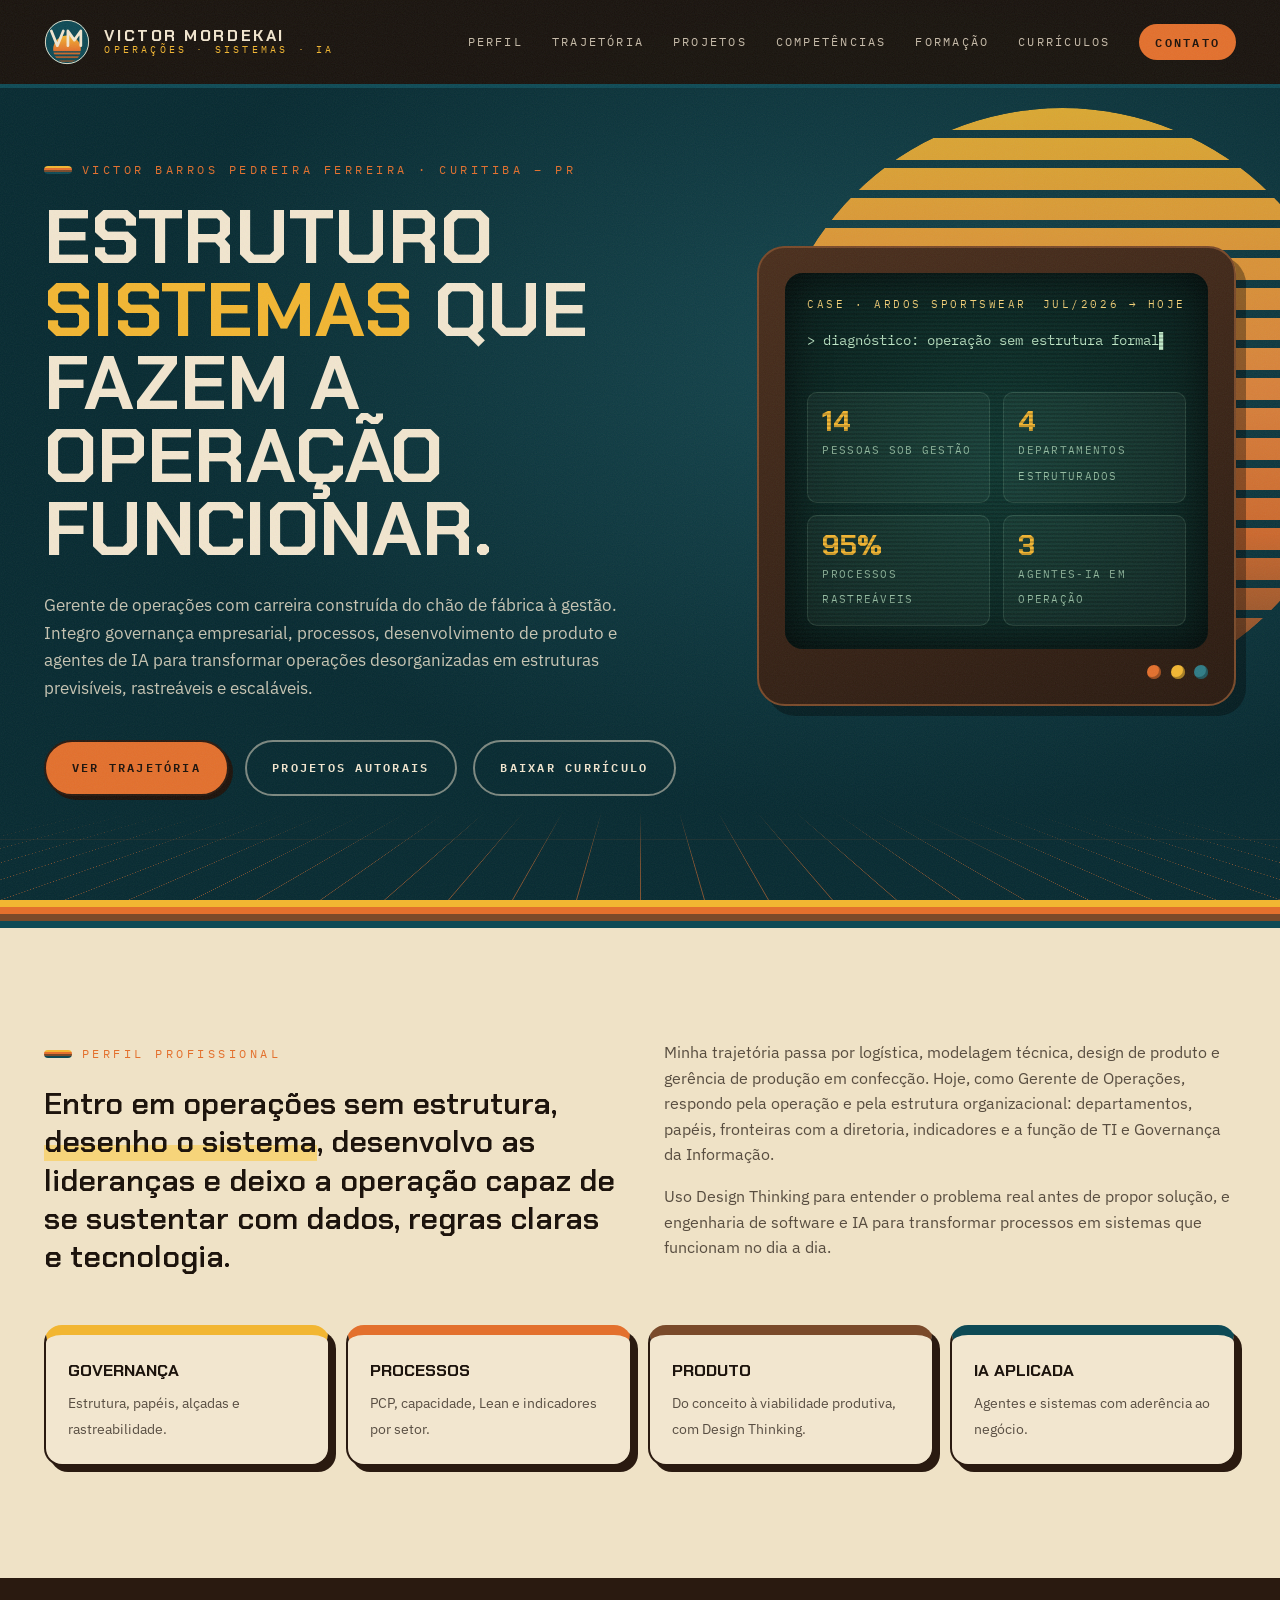
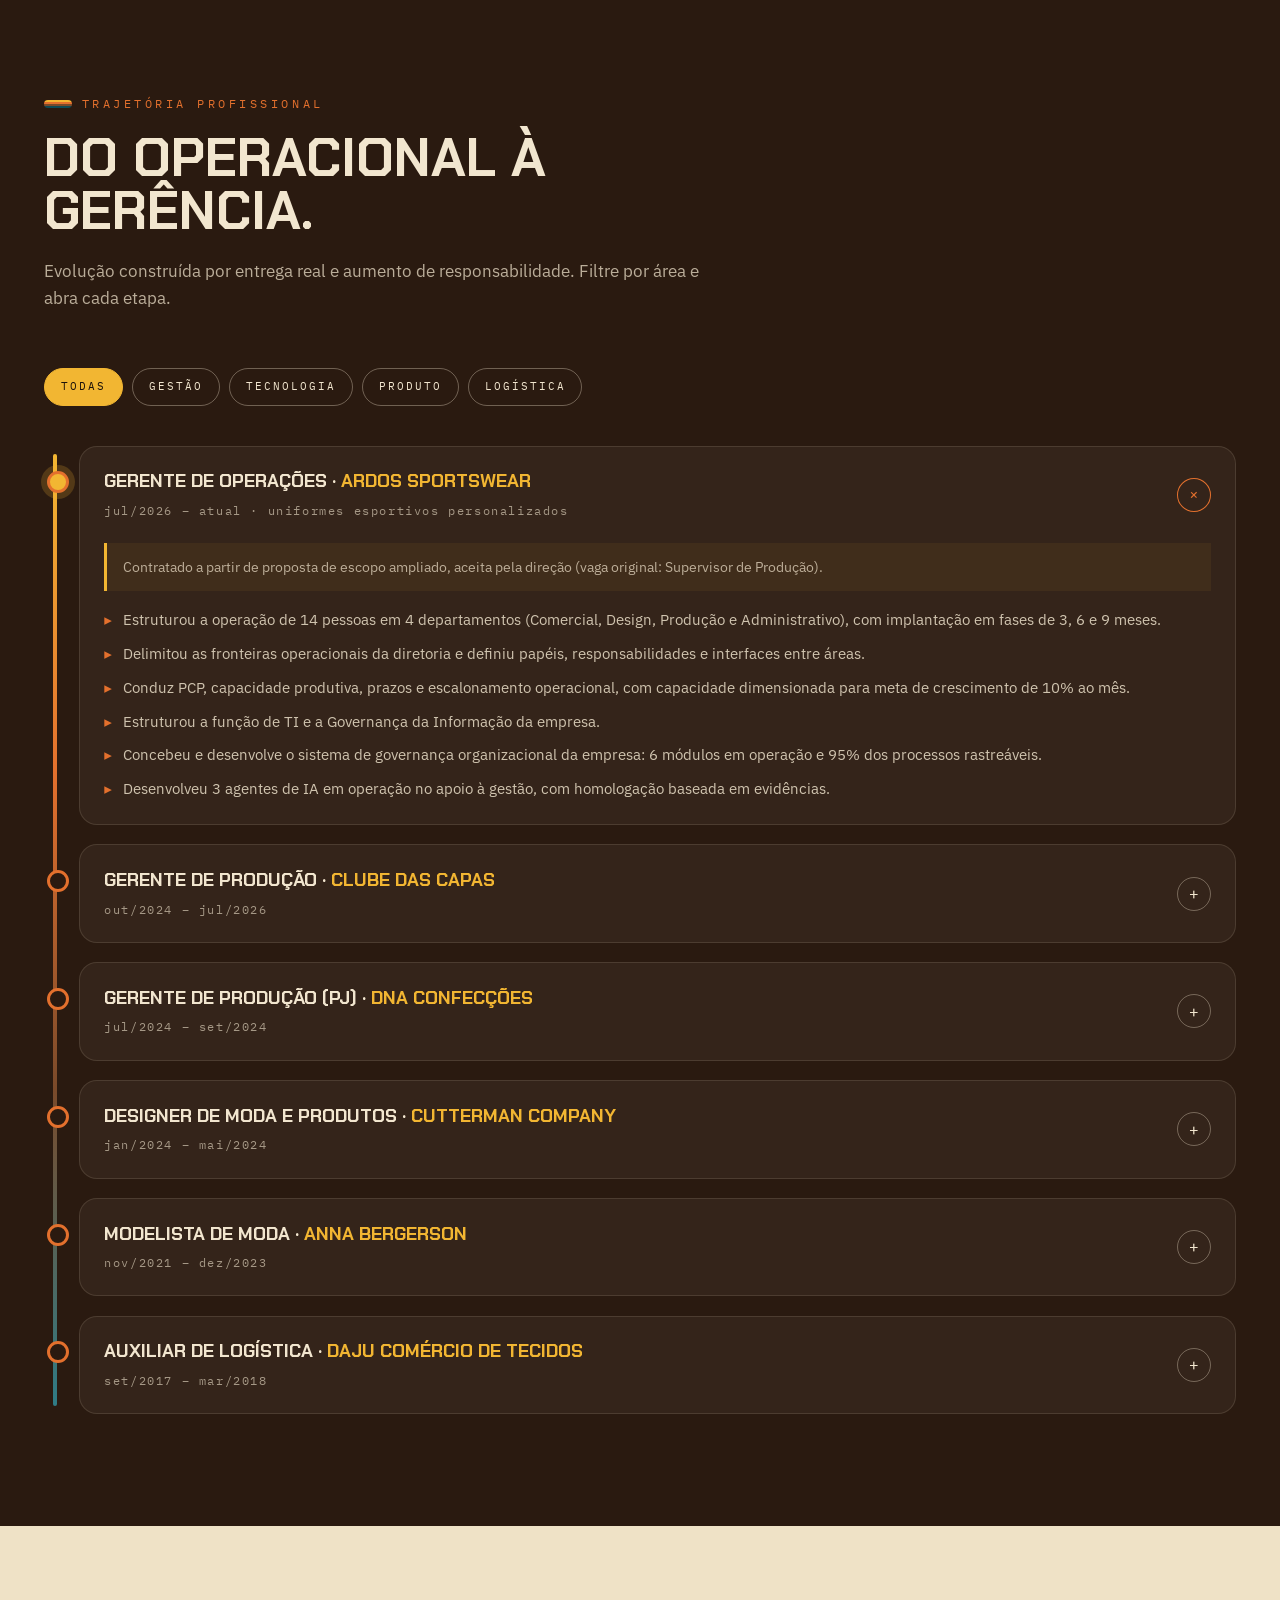
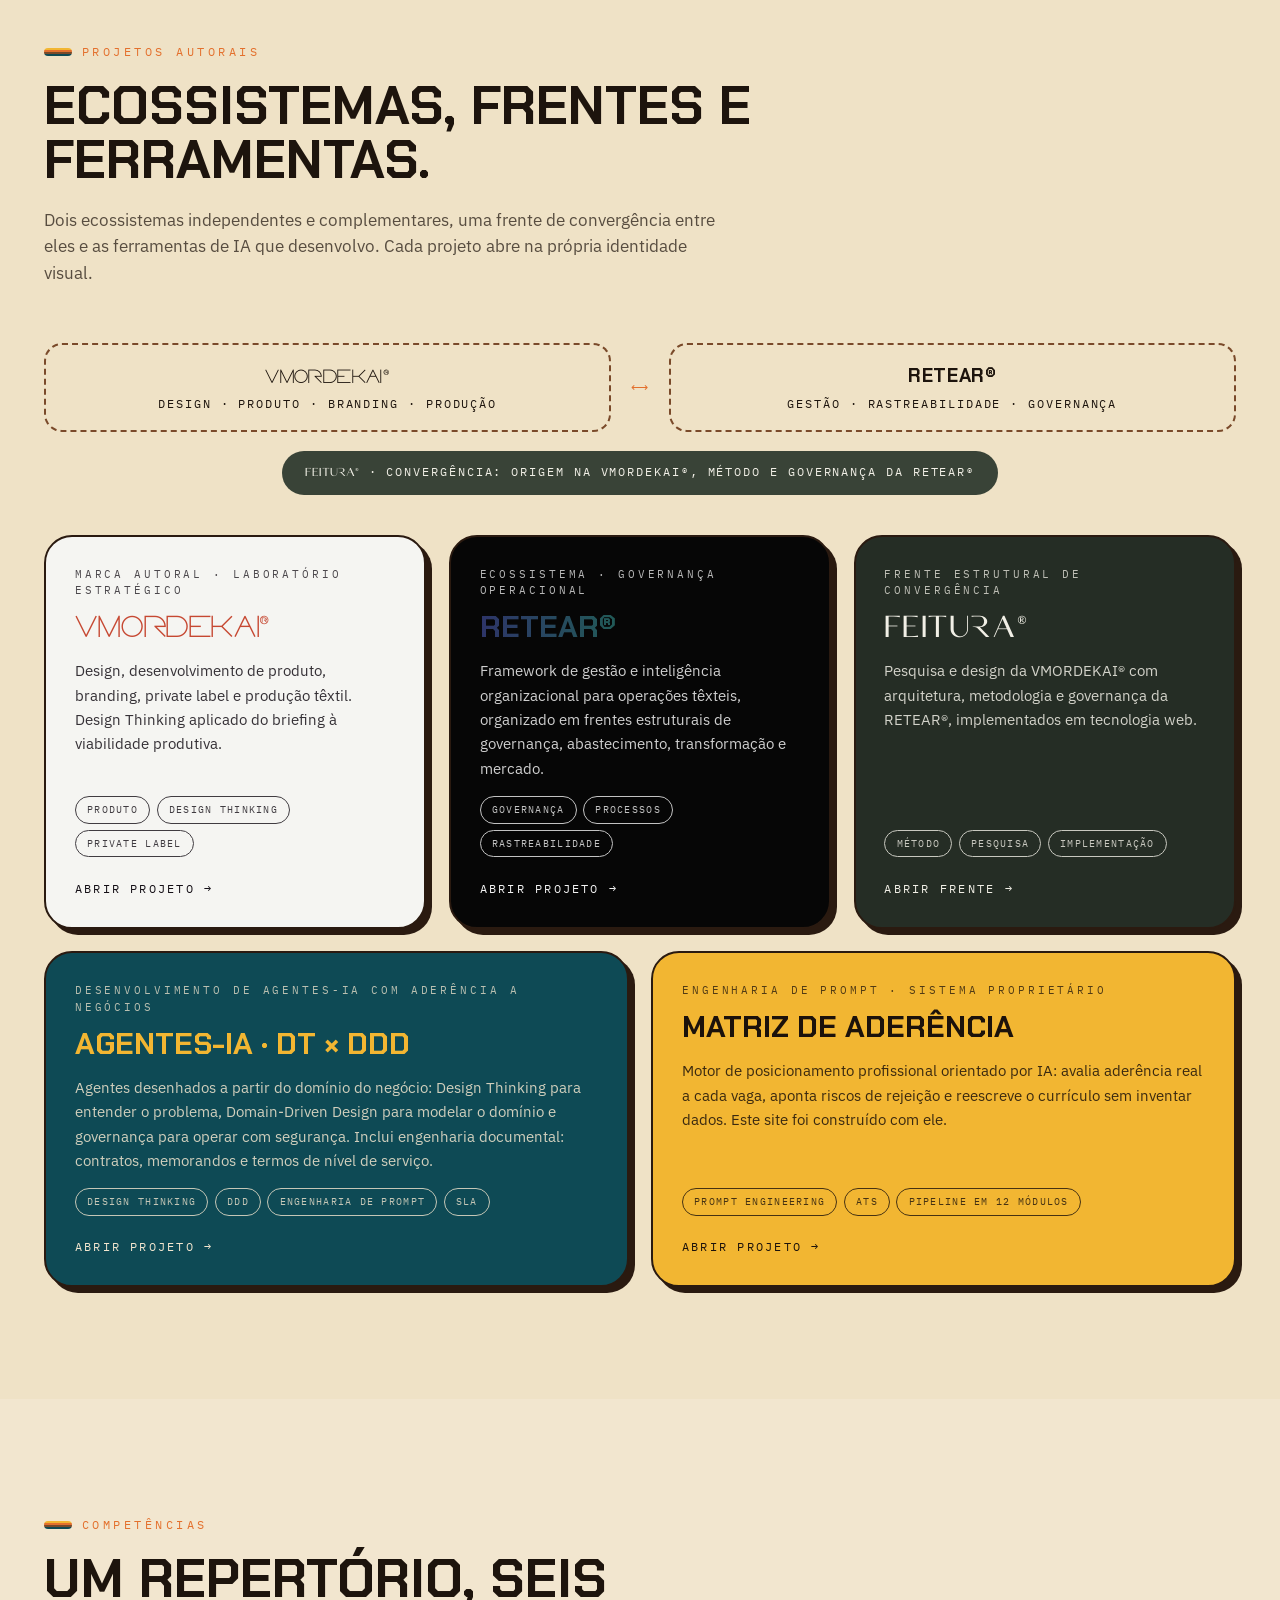
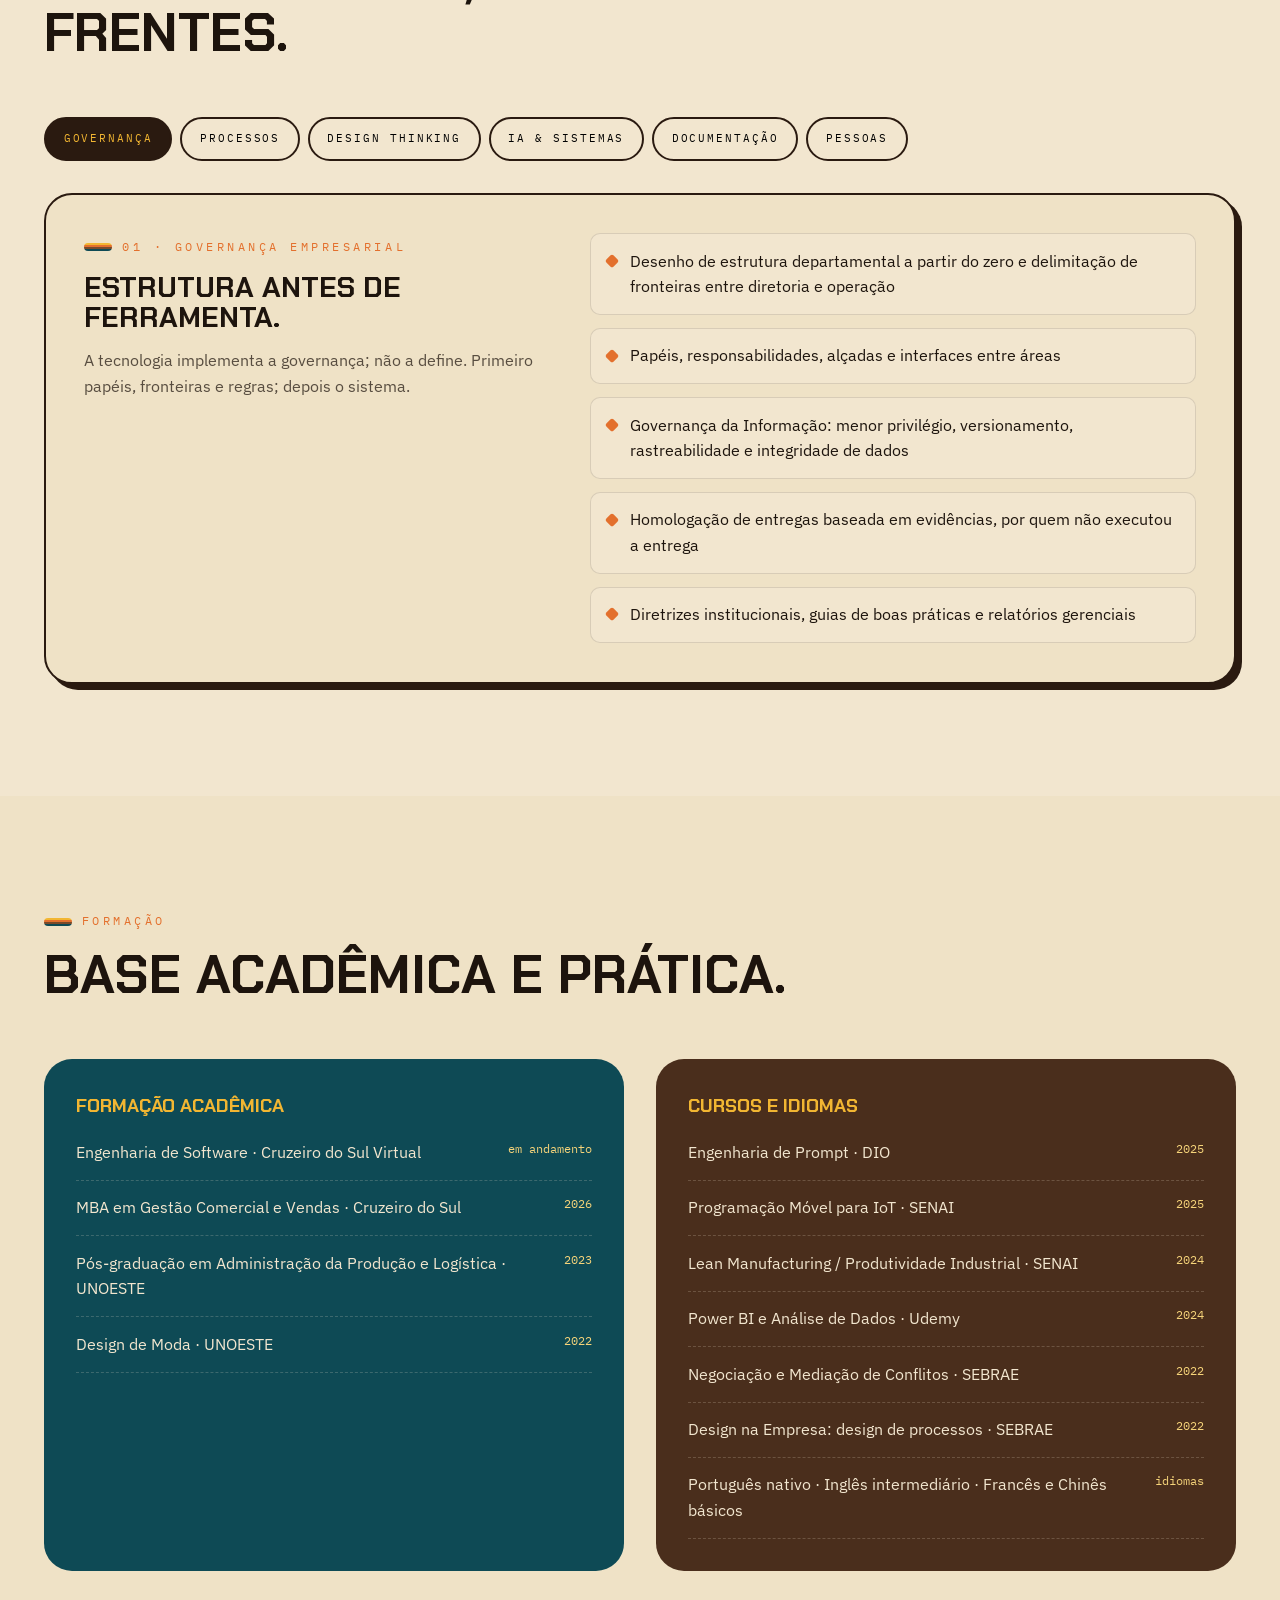
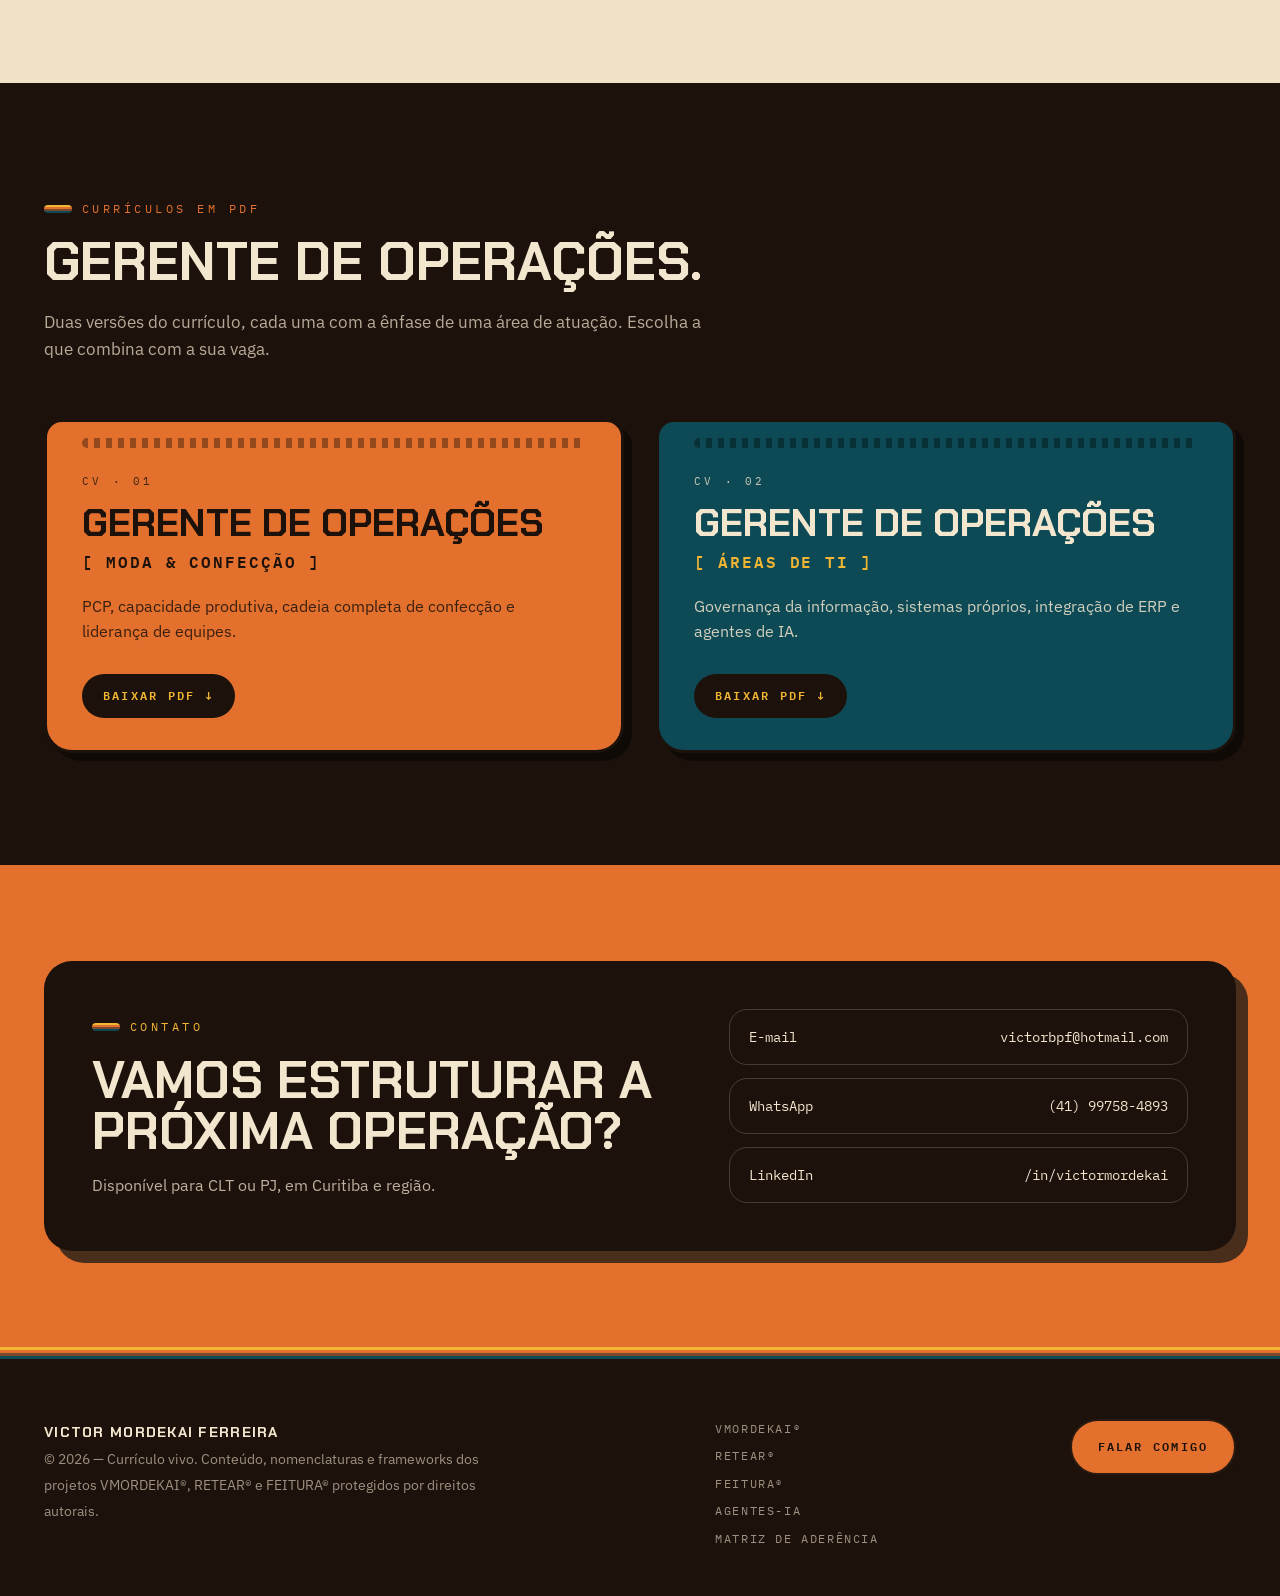
<file: index.html>
<!DOCTYPE html>
<html lang="pt-BR">
<head>

  <!-- ========================================
       META TAGS — CURRÍCULO VIVO · VICTOR MORDEKAI
  ========================================= -->

  <meta charset="utf-8">
  <meta name="viewport" content="width=device-width, initial-scale=1.0">

  <title>Victor Mordekai Ferreira | Governança empresarial, processos, produto e agentes-IA</title>

  <meta name="description"
  content="Currículo vivo de Victor Barros Pedreira Ferreira: gerente de operações e estruturador de sistemas organizacionais. Governança empresarial, processos, desenvolvimento de produto, Design Thinking e agentes de IA com aderência a negócios.">

  <meta name="author" content="Victor Mordekai Ferreira">
  <meta name="theme-color" content="#2a1a10">

  <meta property="og:title" content="Victor Mordekai Ferreira | Currículo vivo">
  <meta property="og:description" content="Do chão de fábrica à governança de dados e IA: estruturação de operações, produtos e sistemas.">
  <meta property="og:type" content="website">
  <meta property="og:locale" content="pt_BR">

  <link rel="icon" type="image/svg+xml" href="assets/icon/vm-mark.svg">

  <!-- ========================================
       TIPOGRAFIA
  ========================================= -->

  <link rel="preconnect" href="https://fonts.googleapis.com">
  <link rel="preconnect" href="https://fonts.gstatic.com" crossorigin>
  <link href="https://fonts.googleapis.com/css2?family=Chakra+Petch:wght@500;600;700&family=IBM+Plex+Mono:wght@400;600&family=IBM+Plex+Sans:wght@400;500;600&family=Libre+Baskerville&display=swap" rel="stylesheet">

  <!-- ========================================
       CSS — NÚCLEO
  ========================================= -->

  <link rel="stylesheet" href="css/core/variables.css">
  <link rel="stylesheet" href="css/core/fonts.css">
  <link rel="stylesheet" href="css/core/base.css">
  <link rel="stylesheet" href="css/core/navigation.css">
  <link rel="stylesheet" href="css/core/components.css">
  <link rel="stylesheet" href="css/core/footer.css">
  <link rel="stylesheet" href="css/core/responsive.css">

</head>

<body class="page-curriculo">

  <div class="noise" aria-hidden="true"></div>

  <!-- ========================================
       NAV (estrutura RETEAR®)
  ========================================= -->

  <header class="nav" id="navbar">
    <div class="container nav-inner">

      <button class="menu-toggle" id="menu-toggle" aria-label="Abrir menu" aria-expanded="false" aria-controls="nav-menu">☰</button>

      <a href="index.html" class="logo">
        <img src="assets/icon/vm-mark.svg" alt="" class="logo-symbol">
        <span class="logo-text">
          <span class="name">Victor Mordekai</span>
          <span class="sub">Operações · Sistemas · IA</span>
        </span>
      </a>

      <nav class="nav-menu" id="nav-menu" aria-label="Navegação principal">
        <a href="#perfil">Perfil</a>
        <a href="#trajetoria">Trajetória</a>
        <a href="#projetos">Projetos</a>
        <a href="#competencias">Competências</a>
        <a href="#formacao">Formação</a>
        <a href="#curriculos">Currículos</a>
        <a href="#contato" class="nav-cta">Contato</a>
      </nav>

    </div>
  </header>

  <main>

    <!-- ========================================
         HERO
    ========================================= -->

    <section class="hero">

      <div class="hero-sun" aria-hidden="true"></div>
      <div class="hero-horizon" aria-hidden="true"></div>

      <div class="container hero-content">

        <div class="hero-text">

          <span class="eyebrow">Victor Barros Pedreira Ferreira · Curitiba – PR</span>

          <h1>Estruturo <em>sistemas</em> que fazem a operação funcionar.</h1>

          <p>
            Gerente de operações com carreira construída do chão de fábrica à gestão.
            Integro governança empresarial, processos, desenvolvimento de produto e agentes de IA
            para transformar operações desorganizadas em estruturas previsíveis, rastreáveis e escaláveis.
          </p>

          <div class="hero-actions">
            <a href="#trajetoria" class="btn btn-primary">Ver trajetória</a>
            <a href="#projetos" class="btn btn-secondary">Projetos autorais</a>
            <a href="#curriculos" class="btn btn-secondary">Baixar currículo</a>
          </div>

        </div>

        <aside class="console" aria-label="Indicadores do case atual">

          <div class="console-screen">

            <div class="console-head">
              <span>case · ARDOS Sportswear</span>
              <span>jul/2026 → hoje</span>
            </div>

            <p class="console-type" id="console-type" aria-live="off"></p>

            <div class="metrics">
              <div class="metric"><strong data-count="14">14</strong><span>pessoas sob gestão</span></div>
              <div class="metric"><strong data-count="4">4</strong><span>departamentos estruturados</span></div>
              <div class="metric"><strong data-count="95" data-suffix="%">95%</strong><span>processos rastreáveis</span></div>
              <div class="metric"><strong data-count="3">3</strong><span>agentes-IA em operação</span></div>
            </div>

          </div>

          <div class="console-knobs" aria-hidden="true"><i></i><i></i><i></i></div>

        </aside>

      </div>

    </section>

    <div class="stripe-band" aria-hidden="true"></div>

    <!-- ========================================
         PERFIL
    ========================================= -->

    <section class="section" id="perfil">
      <div class="container">

        <div class="profile-grid fade-up">

          <div>
            <span class="eyebrow">Perfil profissional</span>
            <p class="profile-lead" style="margin-top:1.2rem">
              Entro em operações sem estrutura, <mark>desenho o sistema</mark>, desenvolvo as lideranças
              e deixo a operação capaz de se sustentar com dados, regras claras e tecnologia.
            </p>
          </div>

          <div class="profile-text">
            <p>
              Minha trajetória passa por logística, modelagem técnica, design de produto e gerência
              de produção em confecção. Hoje, como Gerente de Operações, respondo pela operação e pela
              estrutura organizacional: departamentos, papéis, fronteiras com a diretoria, indicadores
              e a função de TI e Governança da Informação.
            </p>
            <p>
              Uso Design Thinking para entender o problema real antes de propor solução, e engenharia
              de software e IA para transformar processos em sistemas que funcionam no dia a dia.
            </p>
          </div>

        </div>

        <div class="pillars fade-up">
          <div class="pillar"><b>Governança</b><span>Estrutura, papéis, alçadas e rastreabilidade.</span></div>
          <div class="pillar"><b>Processos</b><span>PCP, capacidade, Lean e indicadores por setor.</span></div>
          <div class="pillar"><b>Produto</b><span>Do conceito à viabilidade produtiva, com Design Thinking.</span></div>
          <div class="pillar"><b>IA aplicada</b><span>Agentes e sistemas com aderência ao negócio.</span></div>
        </div>

      </div>
    </section>

    <!-- ========================================
         TRAJETÓRIA
    ========================================= -->

    <section class="section timeline-section" id="trajetoria">
      <div class="container">

        <div class="section-head fade-up">
          <span class="eyebrow">Trajetória profissional</span>
          <h2>Do operacional à gerência.</h2>
          <p>Evolução construída por entrega real e aumento de responsabilidade. Filtre por área e abra cada etapa.</p>
        </div>

        <div class="filters" role="group" aria-label="Filtrar trajetória">
          <button class="chip is-active" data-filter="todas" aria-pressed="true">Todas</button>
          <button class="chip" data-filter="gestao" aria-pressed="false">Gestão</button>
          <button class="chip" data-filter="tecnologia" aria-pressed="false">Tecnologia</button>
          <button class="chip" data-filter="produto" aria-pressed="false">Produto</button>
          <button class="chip" data-filter="logistica" aria-pressed="false">Logística</button>
        </div>

        <div class="timeline">

          <article class="role is-current" data-area="gestao tecnologia">
            <button class="role-toggle" aria-expanded="false">
              <span>
                <h3>Gerente de Operações · <span class="org">ARDOS Sportswear</span></h3>
                <span class="period">jul/2026 – atual · uniformes esportivos personalizados</span>
              </span>
              <span class="plus" aria-hidden="true">+</span>
            </button>
            <div class="role-body">
              <p class="role-context">Contratado a partir de proposta de escopo ampliado, aceita pela direção (vaga original: Supervisor de Produção).</p>
              <ul>
                <li>Estruturou a operação de 14 pessoas em 4 departamentos (Comercial, Design, Produção e Administrativo), com implantação em fases de 3, 6 e 9 meses.</li>
                <li>Delimitou as fronteiras operacionais da diretoria e definiu papéis, responsabilidades e interfaces entre áreas.</li>
                <li>Conduz PCP, capacidade produtiva, prazos e escalonamento operacional, com capacidade dimensionada para meta de crescimento de 10% ao mês.</li>
                <li>Estruturou a função de TI e a Governança da Informação da empresa.</li>
                <li>Concebeu e desenvolve o sistema de governança organizacional da empresa: 6 módulos em operação e 95% dos processos rastreáveis.</li>
                <li>Desenvolveu 3 agentes de IA em operação no apoio à gestão, com homologação baseada em evidências.</li>
              </ul>
            </div>
          </article>

          <article class="role" data-area="gestao tecnologia">
            <button class="role-toggle" aria-expanded="false">
              <span>
                <h3>Gerente de Produção · <span class="org">Clube das Capas</span></h3>
                <span class="period">out/2024 – jul/2026</span>
              </span>
              <span class="plus" aria-hidden="true">+</span>
            </button>
            <div class="role-body">
              <ul>
                <li>Gestão de equipe e dos processos industriais, alinhando a produção às demandas de clientes.</li>
                <li>Apoio à integração do ERP com os módulos de vendas e CRM, conectando pedido comercial e programação da produção.</li>
                <li>Controle da capacidade produtiva com planilhas próprias em Excel avançado, com algoritmos de capacidade.</li>
              </ul>
            </div>
          </article>

          <article class="role" data-area="gestao">
            <button class="role-toggle" aria-expanded="false">
              <span>
                <h3>Gerente de Produção (PJ) · <span class="org">DNA Confecções</span></h3>
                <span class="period">jul/2024 – set/2024</span>
              </span>
              <span class="plus" aria-hidden="true">+</span>
            </button>
            <div class="role-body">
              <ul>
                <li>Implantação de fluxos produtivos, otimização de prazos de entrega e reorganização da capacidade de produção.</li>
              </ul>
            </div>
          </article>

          <article class="role" data-area="produto">
            <button class="role-toggle" aria-expanded="false">
              <span>
                <h3>Designer de Moda e Produtos · <span class="org">Cutterman Company</span></h3>
                <span class="period">jan/2024 – mai/2024</span>
              </span>
              <span class="plus" aria-hidden="true">+</span>
            </button>
            <div class="role-body">
              <ul>
                <li>Desenvolvimento de produtos autorais, integrando criação e planejamento produtivo.</li>
              </ul>
            </div>
          </article>

          <article class="role" data-area="produto">
            <button class="role-toggle" aria-expanded="false">
              <span>
                <h3>Modelista de Moda · <span class="org">Anna Bergerson</span></h3>
                <span class="period">nov/2021 – dez/2023</span>
              </span>
              <span class="plus" aria-hidden="true">+</span>
            </button>
            <div class="role-body">
              <ul>
                <li>Modelagem e prototipagem técnica, alinhando prazos com a produção e as equipes.</li>
              </ul>
            </div>
          </article>

          <article class="role" data-area="logistica">
            <button class="role-toggle" aria-expanded="false">
              <span>
                <h3>Auxiliar de Logística · <span class="org">Daju Comércio de Tecidos</span></h3>
                <span class="period">set/2017 – mar/2018</span>
              </span>
              <span class="plus" aria-hidden="true">+</span>
            </button>
            <div class="role-body">
              <ul>
                <li>Apoio à cadeia logística, controle de estoque e rotinas de expedição.</li>
              </ul>
            </div>
          </article>

        </div>

      </div>
    </section>

    <!-- ========================================
         PROJETOS AUTORAIS
    ========================================= -->

    <section class="section" id="projetos">
      <div class="container">

        <div class="section-head fade-up">
          <span class="eyebrow">Projetos autorais</span>
          <h2>Ecossistemas, frentes e ferramentas.</h2>
          <p>
            Dois ecossistemas independentes e complementares, uma frente de convergência entre eles
            e as ferramentas de IA que desenvolvo. Cada projeto abre na própria identidade visual.
          </p>
        </div>

        <div class="ecosystem fade-up" aria-label="Hierarquia dos projetos">
          <div class="eco-node"><b class="wm-vmordekai">VMORDEKAI®</b>design · produto · branding · produção</div>
          <div class="eco-link" aria-hidden="true">⟷</div>
          <div class="eco-node"><b>RETEAR®</b>gestão · rastreabilidade · governança</div>
          <div class="eco-bridge"><span class="wm-feitura">FEITURA®</span> · convergência: origem na VMORDEKAI®, método e governança da RETEAR®</div>
        </div>

        <div class="projects">

          <a href="pages/vmordekai.html" class="project-card card-vmordekai fade-up">
            <small>Marca autoral · laboratório estratégico</small>
            <h3 class="wm-vmordekai">VMORDEKAI®</h3>
            <p>Design, desenvolvimento de produto, branding, private label e produção têxtil. Design Thinking aplicado do briefing à viabilidade produtiva.</p>
            <div class="tag-row"><span>Produto</span><span>Design Thinking</span><span>Private label</span></div>
            <span class="go">Abrir projeto</span>
          </a>

          <a href="pages/retear.html" class="project-card card-retear fade-up">
            <small>Ecossistema · governança operacional</small>
            <h3>RETEAR®</h3>
            <p>Framework de gestão e inteligência organizacional para operações têxteis, organizado em frentes estruturais de governança, abastecimento, transformação e mercado.</p>
            <div class="tag-row"><span>Governança</span><span>Processos</span><span>Rastreabilidade</span></div>
            <span class="go">Abrir projeto</span>
          </a>

          <a href="pages/feitura.html" class="project-card card-feitura fade-up">
            <small>Frente estrutural de convergência</small>
            <h3 class="wm-feitura">FEITURA®</h3>
            <p>Pesquisa e design da VMORDEKAI® com arquitetura, metodologia e governança da RETEAR®, implementados em tecnologia web.</p>
            <div class="tag-row"><span>Método</span><span>Pesquisa</span><span>Implementação</span></div>
            <span class="go">Abrir frente</span>
          </a>

          <a href="pages/agentes-ia.html" class="project-card card-agentes wide fade-up">
            <small>Desenvolvimento de agentes-IA com aderência a negócios</small>
            <h3>Agentes-IA · DT × DDD</h3>
            <p>Agentes desenhados a partir do domínio do negócio: Design Thinking para entender o problema, Domain-Driven Design para modelar o domínio e governança para operar com segurança. Inclui engenharia documental: contratos, memorandos e termos de nível de serviço.</p>
            <div class="tag-row"><span>Design Thinking</span><span>DDD</span><span>Engenharia de prompt</span><span>SLA</span></div>
            <span class="go">Abrir projeto</span>
          </a>

          <a href="pages/matriz-aderencia.html" class="project-card card-matriz wide fade-up">
            <small>Engenharia de prompt · sistema proprietário</small>
            <h3>Matriz de Aderência</h3>
            <p>Motor de posicionamento profissional orientado por IA: avalia aderência real a cada vaga, aponta riscos de rejeição e reescreve o currículo sem inventar dados. Este site foi construído com ele.</p>
            <div class="tag-row"><span>Prompt engineering</span><span>ATS</span><span>Pipeline em 12 módulos</span></div>
            <span class="go">Abrir projeto</span>
          </a>

        </div>

      </div>
    </section>

    <!-- ========================================
         COMPETÊNCIAS
    ========================================= -->

    <section class="section skills-section" id="competencias">
      <div class="container">

        <div class="section-head fade-up">
          <span class="eyebrow">Competências</span>
          <h2>Um repertório, seis frentes.</h2>
        </div>

        <div class="tabs" role="tablist" aria-label="Frentes de competência">
          <button class="tab" role="tab" id="t-gov" aria-controls="p-gov" aria-selected="true">Governança</button>
          <button class="tab" role="tab" id="t-proc" aria-controls="p-proc" aria-selected="false" tabindex="-1">Processos</button>
          <button class="tab" role="tab" id="t-dt" aria-controls="p-dt" aria-selected="false" tabindex="-1">Design Thinking</button>
          <button class="tab" role="tab" id="t-ia" aria-controls="p-ia" aria-selected="false" tabindex="-1">IA &amp; sistemas</button>
          <button class="tab" role="tab" id="t-doc" aria-controls="p-doc" aria-selected="false" tabindex="-1">Documentação</button>
          <button class="tab" role="tab" id="t-pes" aria-controls="p-pes" aria-selected="false" tabindex="-1">Pessoas</button>
        </div>

        <div class="panel" role="tabpanel" id="p-gov" aria-labelledby="t-gov">
          <div>
            <span class="eyebrow">01 · Governança empresarial</span>
            <h3>Estrutura antes de ferramenta.</h3>
            <p>A tecnologia implementa a governança; não a define. Primeiro papéis, fronteiras e regras; depois o sistema.</p>
          </div>
          <ul class="skill-list">
            <li>Desenho de estrutura departamental a partir do zero e delimitação de fronteiras entre diretoria e operação</li>
            <li>Papéis, responsabilidades, alçadas e interfaces entre áreas</li>
            <li>Governança da Informação: menor privilégio, versionamento, rastreabilidade e integridade de dados</li>
            <li>Homologação de entregas baseada em evidências, por quem não executou a entrega</li>
            <li>Diretrizes institucionais, guias de boas práticas e relatórios gerenciais</li>
          </ul>
        </div>

        <div class="panel" role="tabpanel" id="p-proc" aria-labelledby="t-proc" hidden>
          <div>
            <span class="eyebrow">02 · Processos e operação</span>
            <h3>Capacidade real, não capacidade imaginada.</h3>
            <p>Planejamento conectado ao chão de fábrica, com indicadores que reduzem a subjetividade da gestão.</p>
          </div>
          <ul class="skill-list">
            <li>PCP, cronograma, capacidade produtiva, prazos e escalonamento operacional</li>
            <li>Lean Manufacturing, mapeamento e padronização de processos, melhoria contínua</li>
            <li>KPIs operacionais e comportamentais definidos por setor</li>
            <li>Sincronização entre comercial, design, produção e administrativo</li>
            <li>Cadeia completa de confecção: modelagem, corte, costura, acabamento, qualidade e expedição</li>
          </ul>
        </div>

        <div class="panel" role="tabpanel" id="p-dt" aria-labelledby="t-dt" hidden>
          <div>
            <span class="eyebrow">03 · Design Thinking</span>
            <h3>Entender o problema antes de resolver.</h3>
            <p>Imersão, ideação e prototipação aplicadas a produto, processo e sistema, com validação rápida por MVP.</p>
          </div>
          <ul class="skill-list">
            <li>Imersão e diagnóstico operacional com as pessoas que executam o processo</li>
            <li>Briefings estratégicos de produto (B2B) e adequação à capacidade produtiva</li>
            <li>Business Model Canvas, SWOT/TOWS, OKRs e definição de proposta de valor</li>
            <li>MVPs orientados a teste rápido e aprendizagem</li>
            <li>Ponte entre linguagem criativa e linguagem de negócio</li>
          </ul>
        </div>

        <div class="panel" role="tabpanel" id="p-ia" aria-labelledby="t-ia" hidden>
          <div>
            <span class="eyebrow">04 · IA e sistemas</span>
            <h3>Agentes como ferramentas, não como decisores.</h3>
            <p>Arquitetura que separa interface, controle e dados oficiais, com rastreabilidade de ponta a ponta.</p>
          </div>
          <ul class="skill-list">
            <li>Desenvolvimento de agentes de IA com aderência a processos de negócio (DT × DDD)</li>
            <li>Engenharia de prompt aplicada a processos, documentação e análise</li>
            <li>Google Apps Script, Excel avançado/VBA, Power BI, Python, Java, HTML e CSS</li>
            <li>Integração de ERP com vendas e CRM; sistemas em planilha com lógica de ERP</li>
            <li>Métodos ágeis (Scrum, Kanban) aplicados a ciclos de melhoria</li>
          </ul>
        </div>

        <div class="panel" role="tabpanel" id="p-doc" aria-labelledby="t-doc" hidden>
          <div>
            <span class="eyebrow">05 · Engenharia documental</span>
            <h3>O acordo também é um sistema.</h3>
            <p>Documentos que definem escopo, responsabilidade e critério de entrega com a mesma clareza de um processo.</p>
          </div>
          <ul class="skill-list">
            <li>Desenvolvimento de contratos de prestação de serviços e de parceria</li>
            <li>Memorandos e memorandos de entendimento entre partes e áreas</li>
            <li>Termos de nível de serviço (SLA): escopo, indicadores, prazos e responsabilidades</li>
            <li>Atas executivas, diretrizes e documentos de governança</li>
            <li>Critérios de conclusão e evidência para cada entrega</li>
          </ul>
        </div>

        <div class="panel" role="tabpanel" id="p-pes" aria-labelledby="t-pes" hidden>
          <div>
            <span class="eyebrow">06 · Pessoas e liderança</span>
            <h3>Sistemas sustentam pessoas.</h3>
            <p>Gestão de pessoas como frente transversal: estrutura clara reduz conflito e acelera desenvolvimento.</p>
          </div>
          <ul class="skill-list">
            <li>Desenvolvimento de lideranças operacionais</li>
            <li>Mediação estruturada de conflitos, com foco preventivo e em causa raiz</li>
            <li>Recrutamento e seleção, onboarding e cultura organizacional</li>
            <li>Gestão de clima, disciplina e desempenho orientado a resultados</li>
            <li>Negociação com fornecedores, áreas internas e diretoria</li>
          </ul>
        </div>

      </div>
    </section>

    <!-- ========================================
         FORMAÇÃO
    ========================================= -->

    <section class="section" id="formacao">
      <div class="container">

        <div class="section-head fade-up">
          <span class="eyebrow">Formação</span>
          <h2>Base acadêmica e prática.</h2>
        </div>

        <div class="edu-grid">

          <div class="edu-card fade-up">
            <h3>Formação acadêmica</h3>
            <ul>
              <li>Engenharia de Software · Cruzeiro do Sul Virtual <span>em andamento</span></li>
              <li>MBA em Gestão Comercial e Vendas · Cruzeiro do Sul <span>2026</span></li>
              <li>Pós-graduação em Administração da Produção e Logística · UNOESTE <span>2023</span></li>
              <li>Design de Moda · UNOESTE <span>2022</span></li>
            </ul>
          </div>

          <div class="edu-card fade-up" style="background:var(--brown-700)">
            <h3>Cursos e idiomas</h3>
            <ul>
              <li>Engenharia de Prompt · DIO <span>2025</span></li>
              <li>Programação Móvel para IoT · SENAI <span>2025</span></li>
              <li>Lean Manufacturing / Produtividade Industrial · SENAI <span>2024</span></li>
              <li>Power BI e Análise de Dados · Udemy <span>2024</span></li>
              <li>Negociação e Mediação de Conflitos · SEBRAE <span>2022</span></li>
              <li>Design na Empresa: design de processos · SEBRAE <span>2022</span></li>
              <li>Português nativo · Inglês intermediário · Francês e Chinês básicos <span>idiomas</span></li>
            </ul>
          </div>

        </div>

      </div>
    </section>

    <!-- ========================================
         CURRÍCULOS PARA DOWNLOAD
    ========================================= -->

    <section class="section cv-section" id="curriculos">
      <div class="container">

        <div class="section-head fade-up">
          <span class="eyebrow">Currículos em PDF</span>
          <h2>Gerente de Operações.</h2>
          <p>Duas versões do currículo, cada uma com a ênfase de uma área de atuação. Escolha a que combina com a sua vaga.</p>
        </div>

        <div class="cv-grid">

          <a class="cv-cartridge cv-moda fade-up"
             href="assets/docs/curriculo-victor-ferreira-operacoes-moda-confeccao.pdf"
             download="Curriculo_Victor_Ferreira_Operacoes_Moda_Confeccao.pdf">
            <span class="cv-slot" aria-hidden="true"></span>
            <small>CV · 01</small>
            <h3>Gerente de Operações</h3>
            <span class="cv-area">[ Moda &amp; Confecção ]</span>
            <p>PCP, capacidade produtiva, cadeia completa de confecção e liderança de equipes.</p>
            <span class="cv-download">Baixar PDF ↓</span>
          </a>

          <a class="cv-cartridge cv-ti fade-up"
             href="assets/docs/curriculo-victor-ferreira-operacoes-sistemas-ti.pdf"
             download="Curriculo_Victor_Ferreira_Operacoes_Sistemas_TI.pdf">
            <span class="cv-slot" aria-hidden="true"></span>
            <small>CV · 02</small>
            <h3>Gerente de Operações</h3>
            <span class="cv-area">[ Áreas de TI ]</span>
            <p>Governança da informação, sistemas próprios, integração de ERP e agentes de IA.</p>
            <span class="cv-download">Baixar PDF ↓</span>
          </a>

        </div>

      </div>
    </section>

    <!-- ========================================
         CONTATO
    ========================================= -->

    <section class="contact" id="contato">
      <div class="container">

        <div class="contact-box fade-up">

          <div>
            <span class="eyebrow" style="color:var(--yellow)">Contato</span>
            <h2>Vamos estruturar a próxima operação?</h2>
            <p>Disponível para CLT ou PJ, em Curitiba e região.</p>
          </div>

          <ul class="contact-list">
            <li><a href="mailto:victorbpf@hotmail.com">E-mail <span>victorbpf@hotmail.com</span></a></li>
            <li><a href="https://wa.me/5541997584893" target="_blank" rel="noopener noreferrer">WhatsApp <span>(41) 99758-4893</span></a></li>
            <li><a href="https://www.linkedin.com/in/victormordekai" target="_blank" rel="noopener noreferrer">LinkedIn <span>/in/victormordekai</span></a></li>
          </ul>

        </div>

      </div>
    </section>

  </main>

  <!-- ========================================
       FOOTER (estrutura RETEAR®)
  ========================================= -->

  <footer>
    <div class="container footer-inner">

      <p>
        <strong>Victor Mordekai Ferreira</strong><br>
        © <span data-year>2026</span> — Currículo vivo. Conteúdo, nomenclaturas e frameworks dos projetos
        VMORDEKAI®, RETEAR® e FEITURA® protegidos por direitos autorais.
      </p>

      <nav class="footer-links" aria-label="Projetos">
        <a href="pages/vmordekai.html">VMORDEKAI®</a>
        <a href="pages/retear.html">RETEAR®</a>
        <a href="pages/feitura.html">FEITURA®</a>
        <a href="pages/agentes-ia.html">Agentes-IA</a>
        <a href="pages/matriz-aderencia.html">Matriz de Aderência</a>
      </nav>

      <a href="#contato" class="btn btn-primary">Falar comigo</a>

    </div>
  </footer>

  <script src="js/global.js"></script>
  <script src="js/curriculo.js"></script>

</body>
</html>
</file>
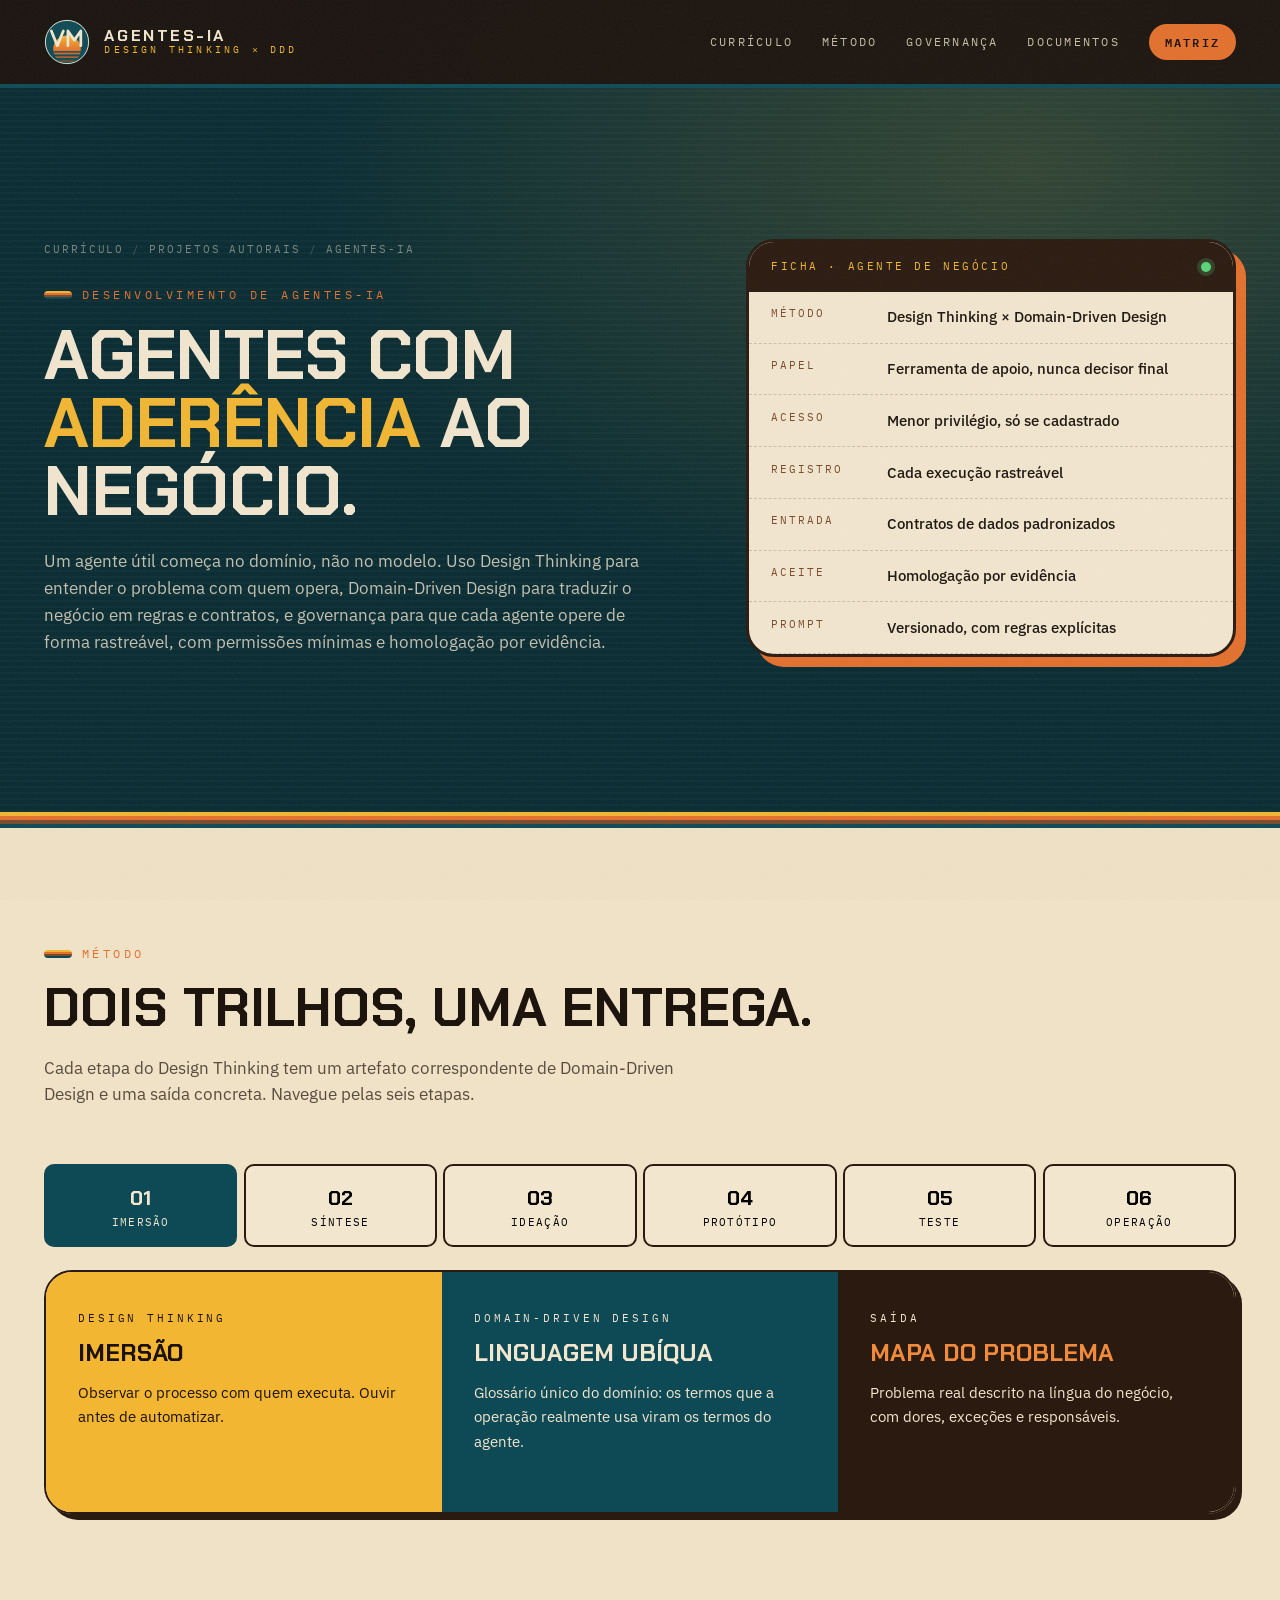
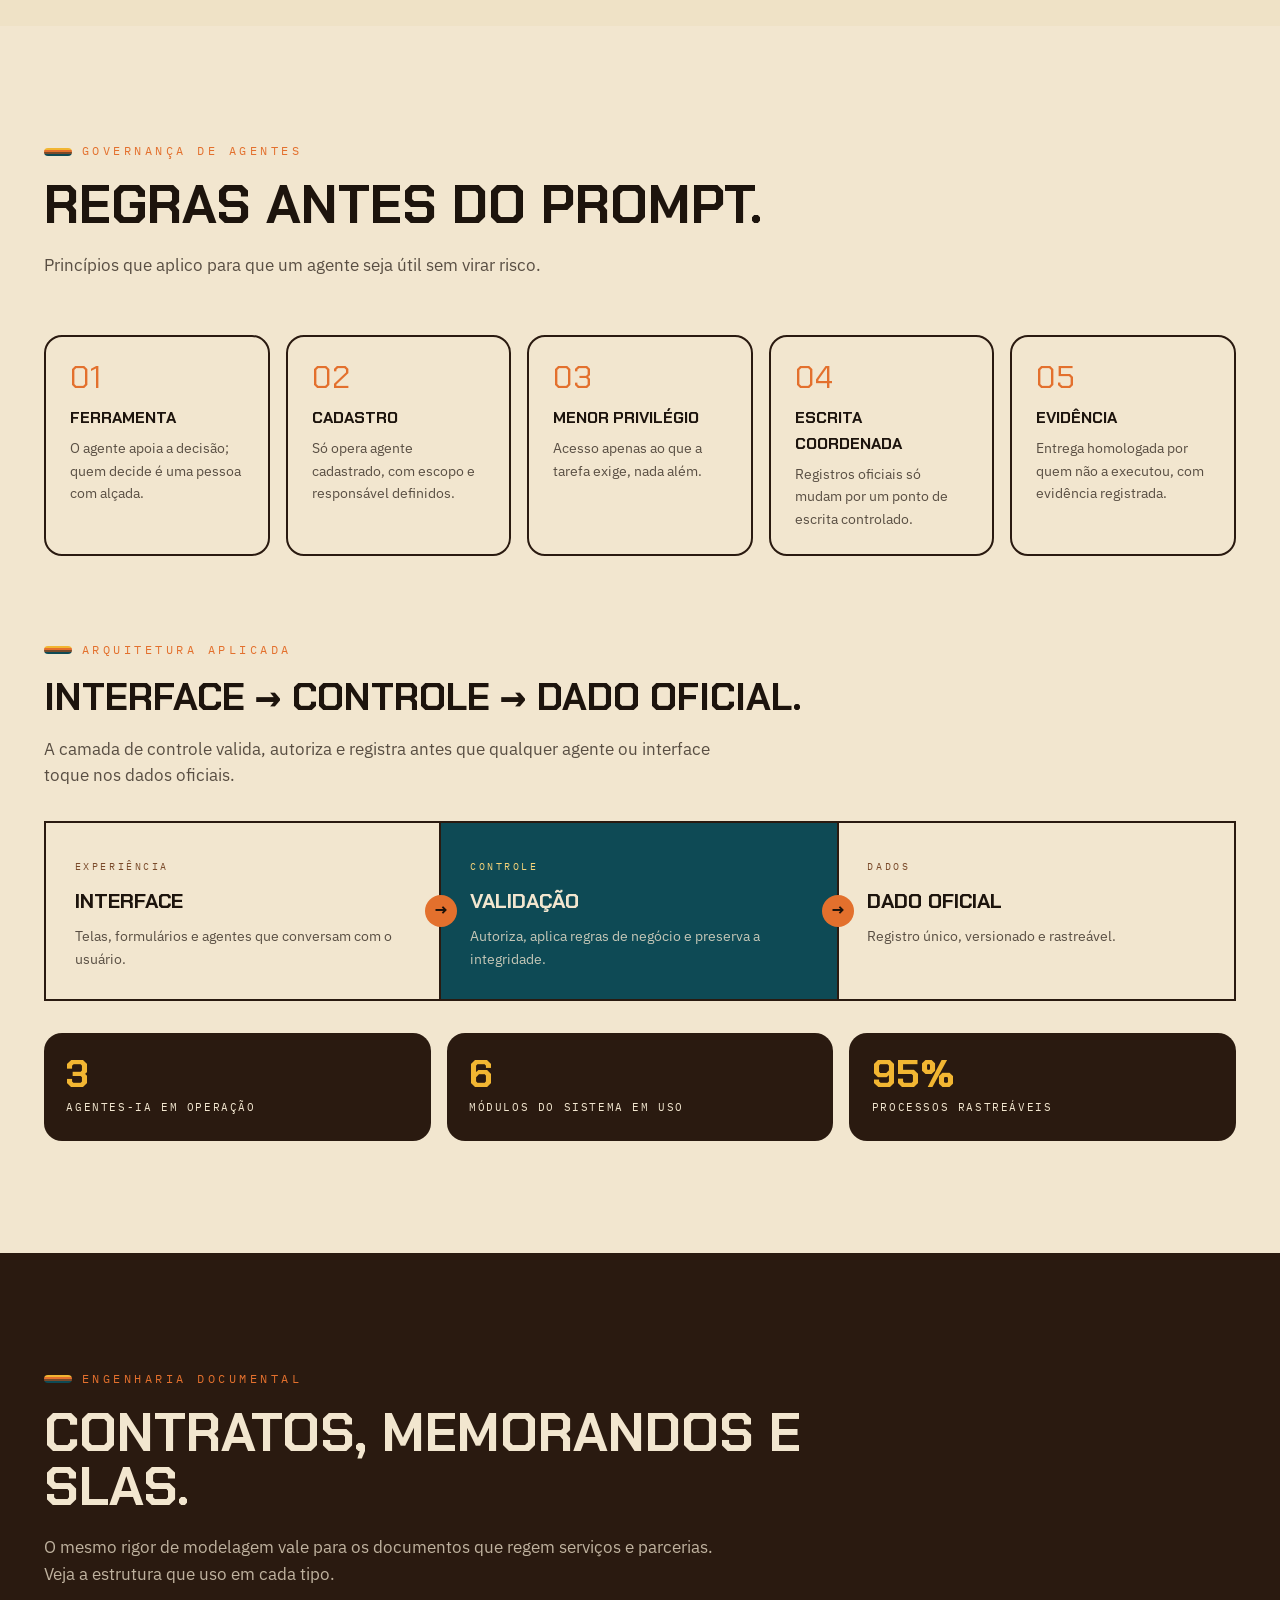
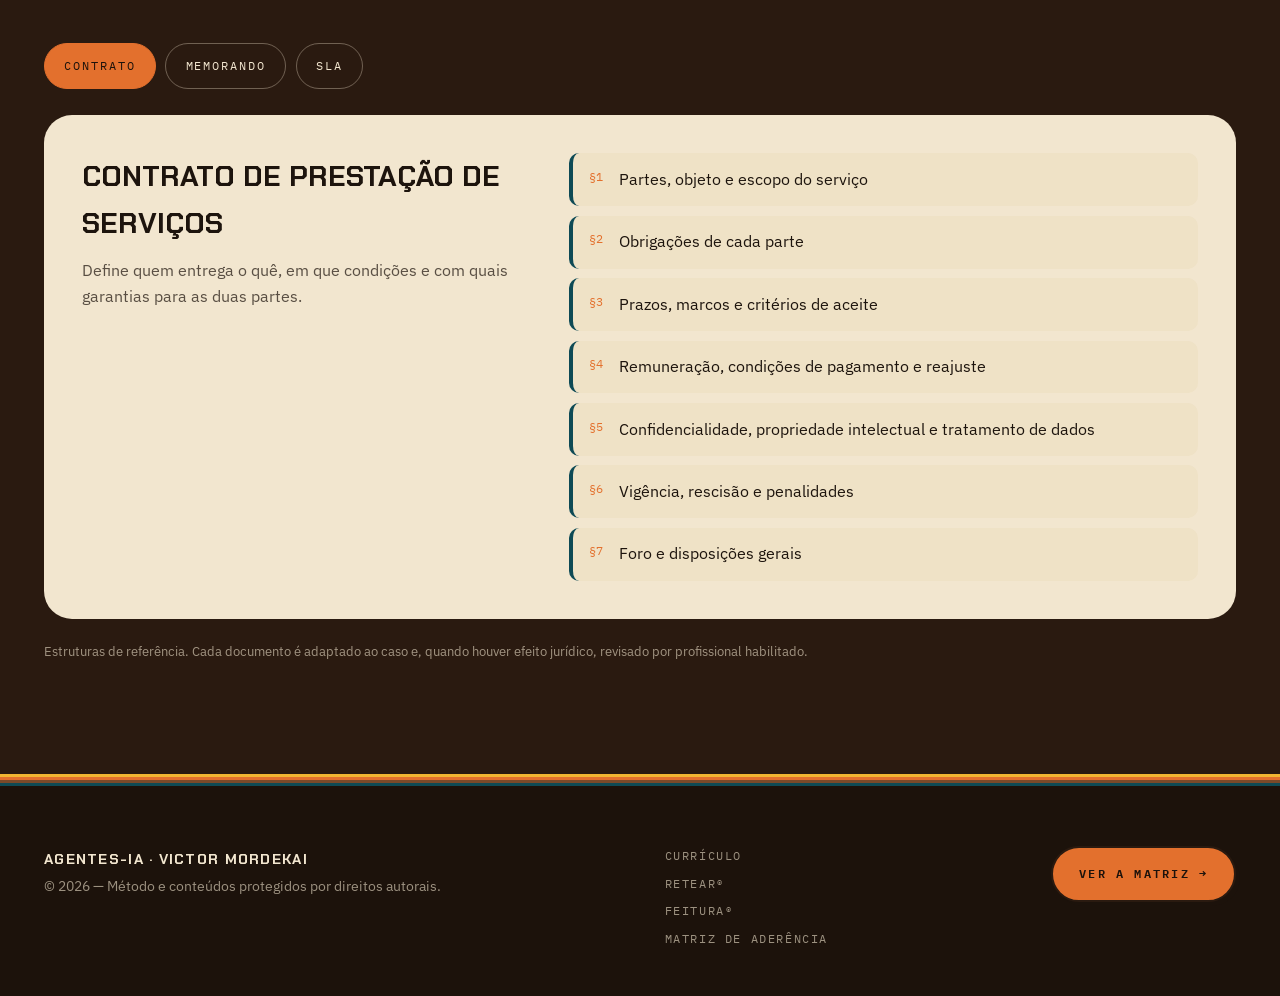
<file: pages/agentes-ia.html>
<!DOCTYPE html>
<html lang="pt-BR">
<head>

  <meta charset="utf-8">
  <meta name="viewport" content="width=device-width, initial-scale=1.0">

  <title>Agentes-IA com aderência a negócios | Design Thinking × DDD — Victor Mordekai</title>

  <meta name="description"
  content="Desenvolvimento de agentes de IA com aderência a negócios: Design Thinking para entender o problema, Domain-Driven Design para modelar o domínio, governança para operar com segurança, e engenharia documental de contratos, memorandos e SLAs.">
  <meta name="author" content="Victor Mordekai Ferreira">
  <meta name="theme-color" content="#072a31">

  <link rel="icon" type="image/svg+xml" href="../assets/icon/vm-mark.svg">

  <link rel="preconnect" href="https://fonts.googleapis.com">
  <link rel="preconnect" href="https://fonts.gstatic.com" crossorigin>
  <link href="https://fonts.googleapis.com/css2?family=Chakra+Petch:wght@500;600;700&family=IBM+Plex+Mono:wght@400;600&family=IBM+Plex+Sans:wght@400;500;600&display=swap" rel="stylesheet">

  <!-- Núcleo -->
  <link rel="stylesheet" href="../css/core/variables.css">
  <link rel="stylesheet" href="../css/core/fonts.css">
  <link rel="stylesheet" href="../css/core/base.css">
  <link rel="stylesheet" href="../css/core/navigation.css">
  <link rel="stylesheet" href="../css/core/components.css">
  <link rel="stylesheet" href="../css/core/footer.css">
  <link rel="stylesheet" href="../css/core/responsive.css">

  <!-- ID visual do projeto -->
  <link rel="stylesheet" href="../css/projetos/agentes.css">

</head>

<body class="page-agentes">

  <div class="noise" aria-hidden="true"></div>

  <!-- NAV (estrutura RETEAR®) -->
  <header class="nav" id="navbar">
    <div class="container nav-inner">
      <button class="menu-toggle" id="menu-toggle" aria-label="Abrir menu" aria-expanded="false" aria-controls="nav-menu">☰</button>
      <a href="../index.html" class="logo">
        <img src="../assets/icon/vm-mark.svg" alt="" class="logo-symbol">
        <span class="logo-text">
          <span class="name">Agentes-IA</span>
          <span class="sub">Design Thinking × DDD</span>
        </span>
      </a>
      <nav class="nav-menu" id="nav-menu" aria-label="Navegação">
        <a href="../index.html">Currículo</a>
        <a href="#metodo">Método</a>
        <a href="#governanca">Governança</a>
        <a href="#documentos">Documentos</a>
        <a href="matriz-aderencia.html" class="nav-cta">Matriz</a>
      </nav>
    </div>
  </header>

  <main>

    <!-- HERO -->
    <section class="ag-hero">
      <div class="container ag-hero-grid">

        <div class="fade-up">
          <nav class="crumbs" aria-label="Trilha">
            <a href="../index.html">Currículo</a><span aria-hidden="true">/</span>
            <a href="../index.html#projetos">Projetos autorais</a><span aria-hidden="true">/</span>
            <span>Agentes-IA</span>
          </nav>
          <span class="eyebrow">Desenvolvimento de agentes-IA</span>
          <h1>Agentes com <em>aderência</em> ao negócio.</h1>
          <p>
            Um agente útil começa no domínio, não no modelo. Uso Design Thinking para entender o
            problema com quem opera, Domain-Driven Design para traduzir o negócio em regras e contratos,
            e governança para que cada agente opere de forma rastreável, com permissões mínimas e
            homologação por evidência.
          </p>
        </div>

        <aside class="spec fade-up" aria-label="Ficha técnica">
          <div class="spec-head"><span>ficha · agente de negócio</span><i aria-hidden="true"></i></div>
          <dl>
            <dt>Método</dt><dd>Design Thinking × Domain-Driven Design</dd>
            <dt>Papel</dt><dd>Ferramenta de apoio, nunca decisor final</dd>
            <dt>Acesso</dt><dd>Menor privilégio, só se cadastrado</dd>
            <dt>Registro</dt><dd>Cada execução rastreável</dd>
            <dt>Entrada</dt><dd>Contratos de dados padronizados</dd>
            <dt>Aceite</dt><dd>Homologação por evidência</dd>
            <dt>Prompt</dt><dd>Versionado, com regras explícitas</dd>
          </dl>
        </aside>

      </div>
    </section>

    <!-- MÉTODO DT × DDD -->
    <section class="section" id="metodo">
      <div class="container">

        <div class="section-head fade-up">
          <span class="eyebrow">Método</span>
          <h2>Dois trilhos, uma entrega.</h2>
          <p>Cada etapa do Design Thinking tem um artefato correspondente de Domain-Driven Design e uma saída concreta. Navegue pelas seis etapas.</p>
        </div>

        <div class="rails-nav" role="tablist" aria-label="Etapas do método">
          <button role="tab" aria-selected="true"><b>01</b>Imersão</button>
          <button role="tab" aria-selected="false"><b>02</b>Síntese</button>
          <button role="tab" aria-selected="false"><b>03</b>Ideação</button>
          <button role="tab" aria-selected="false"><b>04</b>Protótipo</button>
          <button role="tab" aria-selected="false"><b>05</b>Teste</button>
          <button role="tab" aria-selected="false"><b>06</b>Operação</button>
        </div>

        <div class="rails" role="tabpanel" aria-live="polite">
          <div class="rail rail-dt">
            <small>Design Thinking</small>
            <h3 id="dt-title" data-swap>Imersão</h3>
            <p id="dt-text" data-swap></p>
          </div>
          <div class="rail rail-ddd">
            <small>Domain-Driven Design</small>
            <h3 id="ddd-title" data-swap>Linguagem ubíqua</h3>
            <p id="ddd-text" data-swap></p>
          </div>
          <div class="rail rail-out">
            <small>Saída</small>
            <h3 id="out-title" data-swap>Mapa do problema</h3>
            <p id="out-text" data-swap></p>
          </div>
        </div>

      </div>
    </section>

    <!-- GOVERNANÇA DE AGENTES -->
    <section class="section" id="governanca" style="background:var(--cream)">
      <div class="container">

        <div class="section-head fade-up">
          <span class="eyebrow">Governança de agentes</span>
          <h2>Regras antes do prompt.</h2>
          <p>Princípios que aplico para que um agente seja útil sem virar risco.</p>
        </div>

        <div class="rules">
          <article class="rule fade-up"><span>01</span><b>Ferramenta</b><p>O agente apoia a decisão; quem decide é uma pessoa com alçada.</p></article>
          <article class="rule fade-up"><span>02</span><b>Cadastro</b><p>Só opera agente cadastrado, com escopo e responsável definidos.</p></article>
          <article class="rule fade-up"><span>03</span><b>Menor privilégio</b><p>Acesso apenas ao que a tarefa exige, nada além.</p></article>
          <article class="rule fade-up"><span>04</span><b>Escrita coordenada</b><p>Registros oficiais só mudam por um ponto de escrita controlado.</p></article>
          <article class="rule fade-up"><span>05</span><b>Evidência</b><p>Entrega homologada por quem não a executou, com evidência registrada.</p></article>
        </div>

        <div class="section-head fade-up" style="margin:5rem 0 0">
          <span class="eyebrow">Arquitetura aplicada</span>
          <h2 style="font-size:clamp(1.6rem,3vw,2.4rem)">Interface → controle → dado oficial.</h2>
          <p>A camada de controle valida, autoriza e registra antes que qualquer agente ou interface toque nos dados oficiais.</p>
        </div>

        <div class="arch fade-up">
          <div class="plane"><small>Experiência</small><b>Interface</b><p>Telas, formulários e agentes que conversam com o usuário.</p></div>
          <div class="plane is-control"><small>Controle</small><b>Validação</b><p>Autoriza, aplica regras de negócio e preserva a integridade.</p></div>
          <div class="plane"><small>Dados</small><b>Dado oficial</b><p>Registro único, versionado e rastreável.</p></div>
        </div>

        <div class="case-metrics fade-up" aria-label="Case em operação">
          <div><strong>3</strong><span>agentes-IA em operação</span></div>
          <div><strong>6</strong><span>módulos do sistema em uso</span></div>
          <div><strong>95%</strong><span>processos rastreáveis</span></div>
        </div>

      </div>
    </section>

    <!-- ENGENHARIA DOCUMENTAL -->
    <section class="section docs-section" id="documentos">
      <div class="container">

        <div class="section-head fade-up">
          <span class="eyebrow">Engenharia documental</span>
          <h2>Contratos, memorandos e SLAs.</h2>
          <p>O mesmo rigor de modelagem vale para os documentos que regem serviços e parcerias. Veja a estrutura que uso em cada tipo.</p>
        </div>

        <div class="doc-switch" role="tablist" aria-label="Tipo de documento">
          <button role="tab" data-doc="contrato" aria-selected="true">Contrato</button>
          <button role="tab" data-doc="memorando" aria-selected="false">Memorando</button>
          <button role="tab" data-doc="sla" aria-selected="false">SLA</button>
        </div>

        <div class="doc-sheet" role="tabpanel" aria-live="polite">
          <div>
            <h3 id="doc-title">Contrato</h3>
            <p id="doc-text"></p>
          </div>
          <ol id="doc-list"></ol>
        </div>

        <p class="doc-note">Estruturas de referência. Cada documento é adaptado ao caso e, quando houver efeito jurídico, revisado por profissional habilitado.</p>

      </div>
    </section>

  </main>

  <!-- FOOTER (estrutura RETEAR®) -->
  <footer>
    <div class="container footer-inner">
      <p>
        <strong>Agentes-IA · Victor Mordekai</strong><br>
        © <span data-year>2026</span> — Método e conteúdos protegidos por direitos autorais.
      </p>
      <nav class="footer-links" aria-label="Projetos">
        <a href="../index.html">Currículo</a>
        <a href="retear.html">RETEAR®</a>
        <a href="feitura.html">FEITURA®</a>
        <a href="matriz-aderencia.html">Matriz de Aderência</a>
      </nav>
      <a href="matriz-aderencia.html" class="btn btn-primary">Ver a Matriz →</a>
    </div>
  </footer>

  <script src="../js/global.js"></script>
  <script src="../js/projetos/agentes.js"></script>

</body>
</html>
</file>
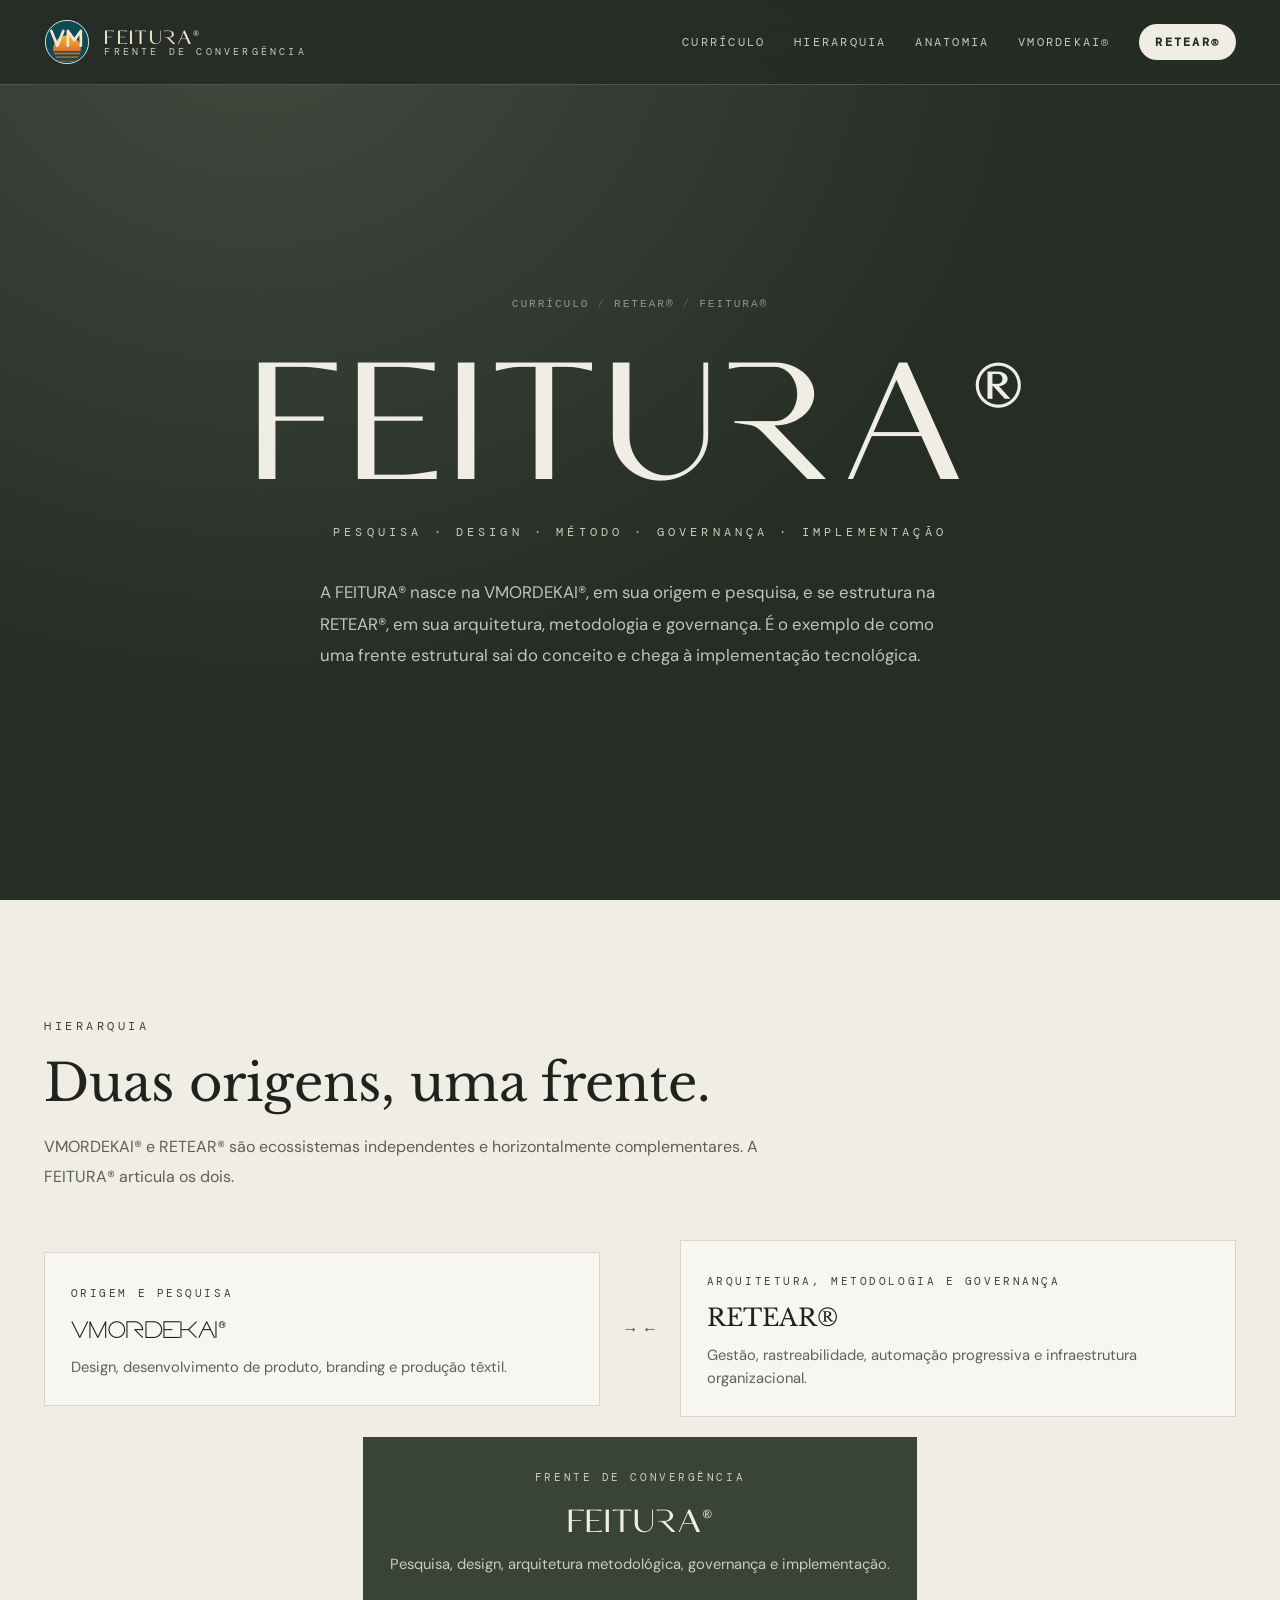
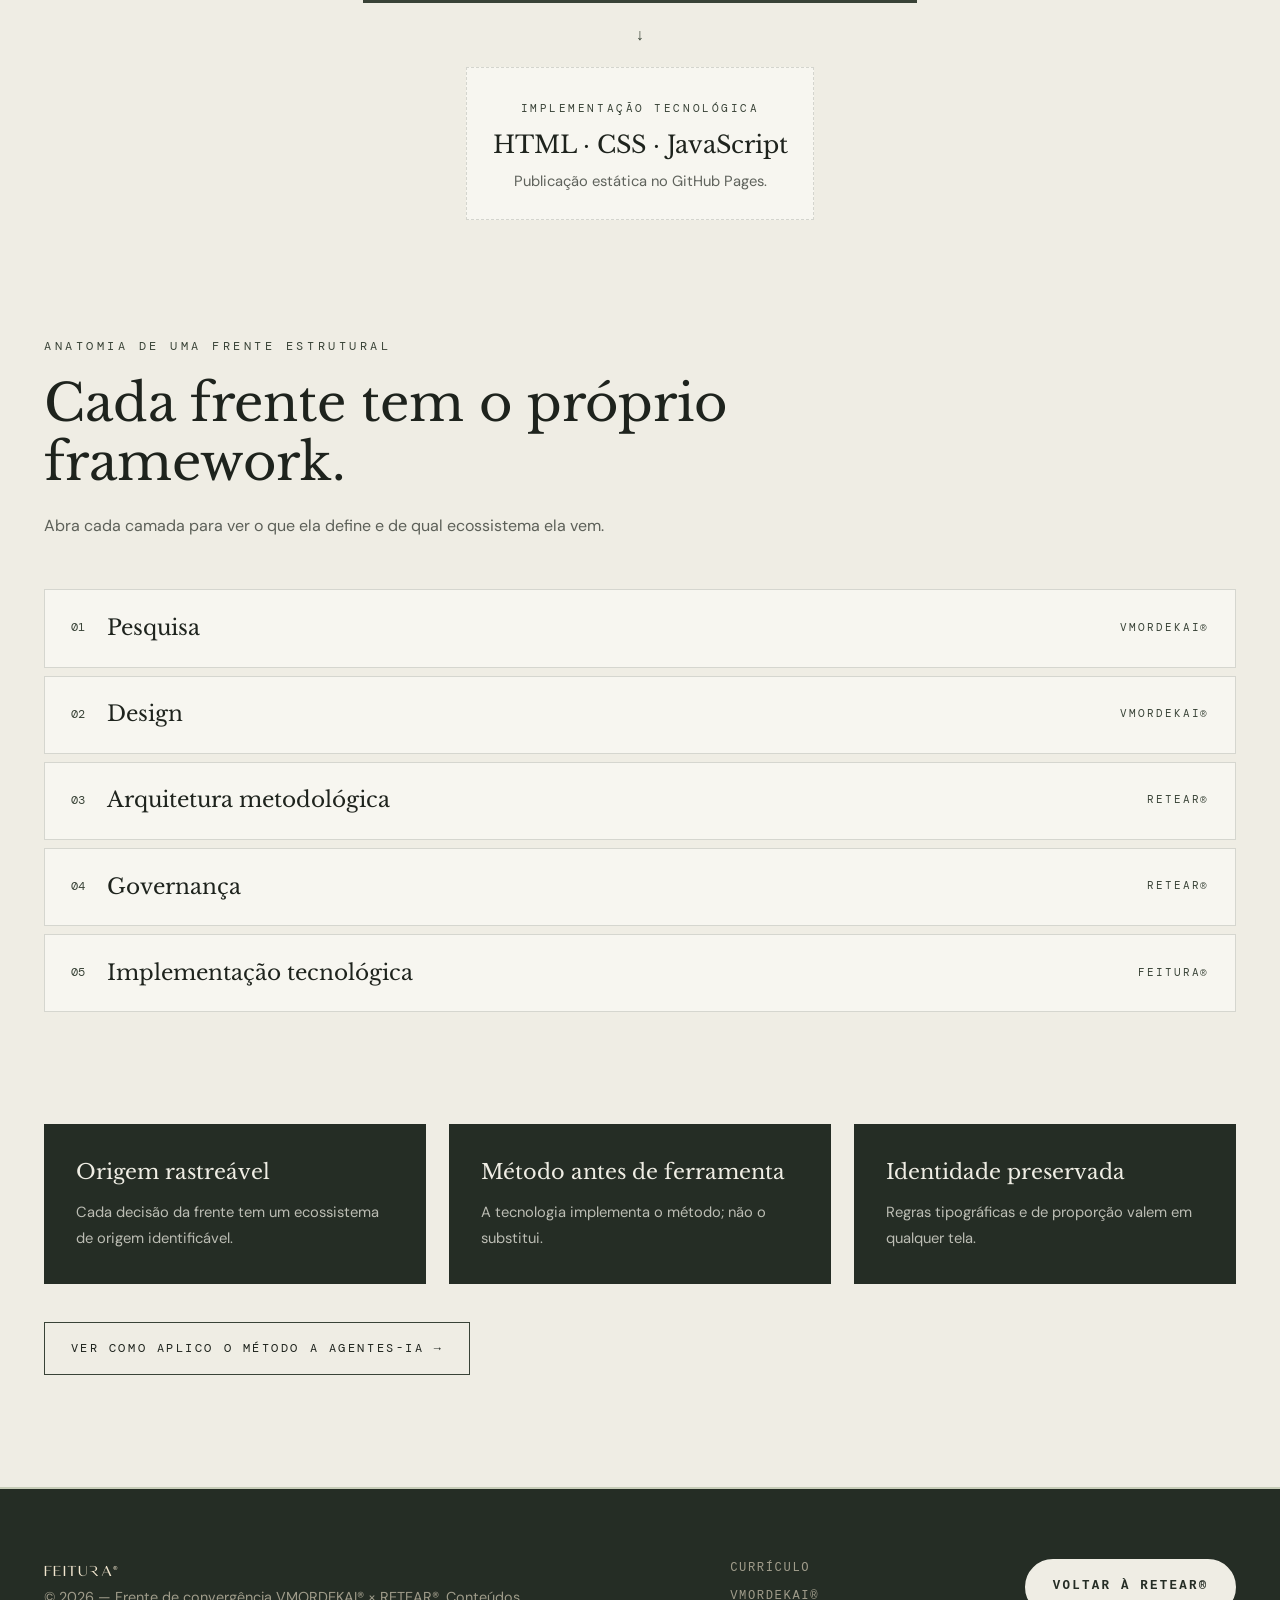
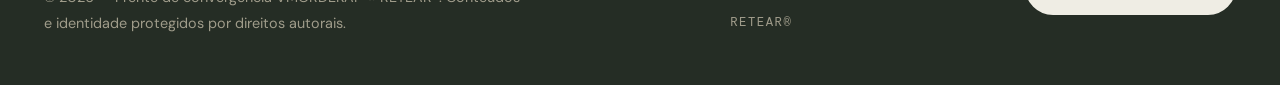
<file: pages/feitura.html>
<!DOCTYPE html>
<html lang="pt-BR">
<head>

  <meta charset="utf-8">
  <meta name="viewport" content="width=device-width, initial-scale=1.0">

  <title>FEITURA® | Frente de convergência VMORDEKAI® × RETEAR® — Victor Mordekai</title>

  <meta name="description"
  content="FEITURA®: projeto de convergência entre pesquisa e design da VMORDEKAI® e arquitetura, metodologia e governança da RETEAR®, implementado em HTML, CSS e JavaScript.">
  <meta name="author" content="Victor Mordekai Ferreira">
  <meta name="theme-color" content="#252d25">

  <link rel="icon" type="image/svg+xml" href="../assets/icon/vm-mark.svg">

  <link rel="preconnect" href="https://fonts.googleapis.com">
  <link rel="preconnect" href="https://fonts.gstatic.com" crossorigin>
  <link href="https://fonts.googleapis.com/css2?family=DM+Mono:wght@400;500&family=DM+Sans:wght@400;500;700&family=Libre+Baskerville:wght@400;700&display=swap" rel="stylesheet">

  <!-- Núcleo -->
  <link rel="stylesheet" href="../css/core/variables.css">
  <link rel="stylesheet" href="../css/core/fonts.css">
  <link rel="stylesheet" href="../css/core/base.css">
  <link rel="stylesheet" href="../css/core/navigation.css">
  <link rel="stylesheet" href="../css/core/components.css">
  <link rel="stylesheet" href="../css/core/footer.css">
  <link rel="stylesheet" href="../css/core/responsive.css">

  <!-- ID visual do projeto -->
  <link rel="stylesheet" href="../css/projetos/feitura.css">

</head>

<body class="page-feitura">

  <!-- NAV (estrutura RETEAR®) -->
  <header class="nav" id="navbar">
    <div class="container nav-inner">
      <button class="menu-toggle" id="menu-toggle" aria-label="Abrir menu" aria-expanded="false" aria-controls="nav-menu">☰</button>
      <a href="../index.html" class="logo">
        <img src="../assets/icon/vm-mark.svg" alt="" class="logo-symbol">
        <span class="logo-text">
          <span class="name">FEITURA®</span>
          <span class="sub">Frente de convergência</span>
        </span>
      </a>
      <nav class="nav-menu" id="nav-menu" aria-label="Navegação">
        <a href="../index.html">Currículo</a>
        <a href="#hierarquia">Hierarquia</a>
        <a href="#anatomia">Anatomia</a>
        <a href="vmordekai.html">VMORDEKAI®</a>
        <a href="retear.html" class="nav-cta">RETEAR®</a>
      </nav>
    </div>
  </header>

  <main>

    <!-- HERO -->
    <section class="ft-hero">
      <div class="container ft-hero-inner fade-up">

        <nav class="crumbs" aria-label="Trilha">
          <a href="../index.html">Currículo</a><span aria-hidden="true">/</span>
          <a href="retear.html">RETEAR®</a><span aria-hidden="true">/</span>
          <span>FEITURA®</span>
        </nav>

        <h1 class="ft-wordmark">FEITURA®</h1>
        <p class="ft-sub">Pesquisa · design · método · governança · implementação</p>

        <p>
          A FEITURA® nasce na VMORDEKAI®, em sua origem e pesquisa, e se estrutura na RETEAR®,
          em sua arquitetura, metodologia e governança. É o exemplo de como uma frente estrutural
          sai do conceito e chega à implementação tecnológica.
        </p>

        <img class="ft-retear-logo"
             src="https://victormordekai.github.io/RE-TEAR/assets/logo/logo.png"
             onerror="this.remove()"
             alt="RETEAR®">

      </div>
    </section>

    <!-- HIERARQUIA -->
    <section class="ft-section" id="hierarquia">
      <div class="container">

        <div class="ft-head fade-up">
          <span class="ft-kicker">Hierarquia</span>
          <h2>Duas origens, uma frente.</h2>
          <p>VMORDEKAI® e RETEAR® são ecossistemas independentes e horizontalmente complementares. A FEITURA® articula os dois.</p>
        </div>

        <div class="ft-tree fade-up">
          <div class="ft-node" data-node="vmordekai">
            <small>Origem e pesquisa</small>
            <b class="wm-vmordekai">VMORDEKAI®</b>
            <p>Design, desenvolvimento de produto, branding e produção têxtil.</p>
          </div>
          <div class="ft-arrow" aria-hidden="true">→ ←</div>
          <div class="ft-node" data-node="retear">
            <small>Arquitetura, metodologia e governança</small>
            <b>RETEAR®</b>
            <p>Gestão, rastreabilidade, automação progressiva e infraestrutura organizacional.</p>
          </div>
          <div class="ft-node center" data-node="feitura">
            <small>Frente de convergência</small>
            <b>FEITURA®</b>
            <p>Pesquisa, design, arquitetura metodológica, governança e implementação.</p>
          </div>
          <div class="ft-down" aria-hidden="true">↓</div>
          <div class="ft-node out" data-node="tecnologia">
            <small>Implementação tecnológica</small>
            <b>HTML · CSS · JavaScript</b>
            <p>Publicação estática no GitHub Pages.</p>
          </div>
        </div>

      </div>
    </section>

    <!-- ANATOMIA -->
    <section class="ft-section" id="anatomia" style="padding-top:0">
      <div class="container">

        <div class="ft-head fade-up">
          <span class="ft-kicker">Anatomia de uma frente estrutural</span>
          <h2>Cada frente tem o próprio framework.</h2>
          <p>Abra cada camada para ver o que ela define e de qual ecossistema ela vem.</p>
        </div>

        <div class="ft-layers">

          <div class="ft-layer" data-origin="vmordekai">
            <button aria-expanded="false"><h3>Pesquisa</h3><span class="origin">VMORDEKAI®</span></button>
            <div class="body"><div>Investigação do contexto, do público e do problema. Base para que o design responda a uma necessidade real, e não a uma suposição.</div></div>
          </div>

          <div class="ft-layer" data-origin="vmordekai">
            <button aria-expanded="false"><h3>Design</h3><span class="origin">VMORDEKAI®</span></button>
            <div class="body"><div>Identidade, linguagem visual e experiência. A identidade tipográfica reserva a fonte exclusiva ao wordmark e usa DM Sans, DM Mono e Libre Baskerville no corpo e na interface.</div></div>
          </div>

          <div class="ft-layer" data-origin="retear">
            <button aria-expanded="false"><h3>Arquitetura metodológica</h3><span class="origin">RETEAR®</span></button>
            <div class="body"><div>O método que organiza a frente: problema produtivo, modelagem operacional, estruturação de dados e automação progressiva, nessa ordem.</div></div>
          </div>

          <div class="ft-layer" data-origin="retear">
            <button aria-expanded="false"><h3>Governança</h3><span class="origin">RETEAR®</span></button>
            <div class="body"><div>Regras, responsabilidades e critérios de decisão que mantêm a frente coerente ao longo do tempo, independentemente de quem a opera.</div></div>
          </div>

          <div class="ft-layer" data-origin="tecnologia feitura">
            <button aria-expanded="false"><h3>Implementação tecnológica</h3><span class="origin">FEITURA®</span></button>
            <div class="body"><div>HTML semântico, CSS e JavaScript publicados no GitHub Pages, com regras de responsividade que evitam sobreposições e preservam o alinhamento do texto.</div></div>
          </div>

        </div>

      </div>
    </section>

    <!-- PRINCÍPIOS -->
    <section class="ft-section" style="padding-top:0">
      <div class="container">
        <div class="ft-principles">
          <article class="fade-up"><b>Origem rastreável</b><p>Cada decisão da frente tem um ecossistema de origem identificável.</p></article>
          <article class="fade-up"><b>Método antes de ferramenta</b><p>A tecnologia implementa o método; não o substitui.</p></article>
          <article class="fade-up"><b>Identidade preservada</b><p>Regras tipográficas e de proporção valem em qualquer tela.</p></article>
        </div>
        <p style="margin-top:2.4rem"><a href="agentes-ia.html" class="ft-btn">Ver como aplico o método a agentes-IA →</a></p>
      </div>
    </section>

  </main>

  <!-- FOOTER (estrutura RETEAR®) -->
  <footer>
    <div class="container footer-inner">
      <p>
        <strong>FEITURA®</strong><br>
        © <span data-year>2026</span> — Frente de convergência VMORDEKAI® × RETEAR®. Conteúdos e identidade protegidos por direitos autorais.
      </p>
      <nav class="footer-links" aria-label="Projetos">
        <a href="../index.html">Currículo</a>
        <a href="vmordekai.html">VMORDEKAI®</a>
        <a href="retear.html">RETEAR®</a>
      </nav>
      <a href="retear.html" class="btn btn-primary">Voltar à RETEAR®</a>
    </div>
  </footer>

  <script src="../js/global.js"></script>
  <script src="../js/projetos/feitura.js"></script>

</body>
</html>
</file>
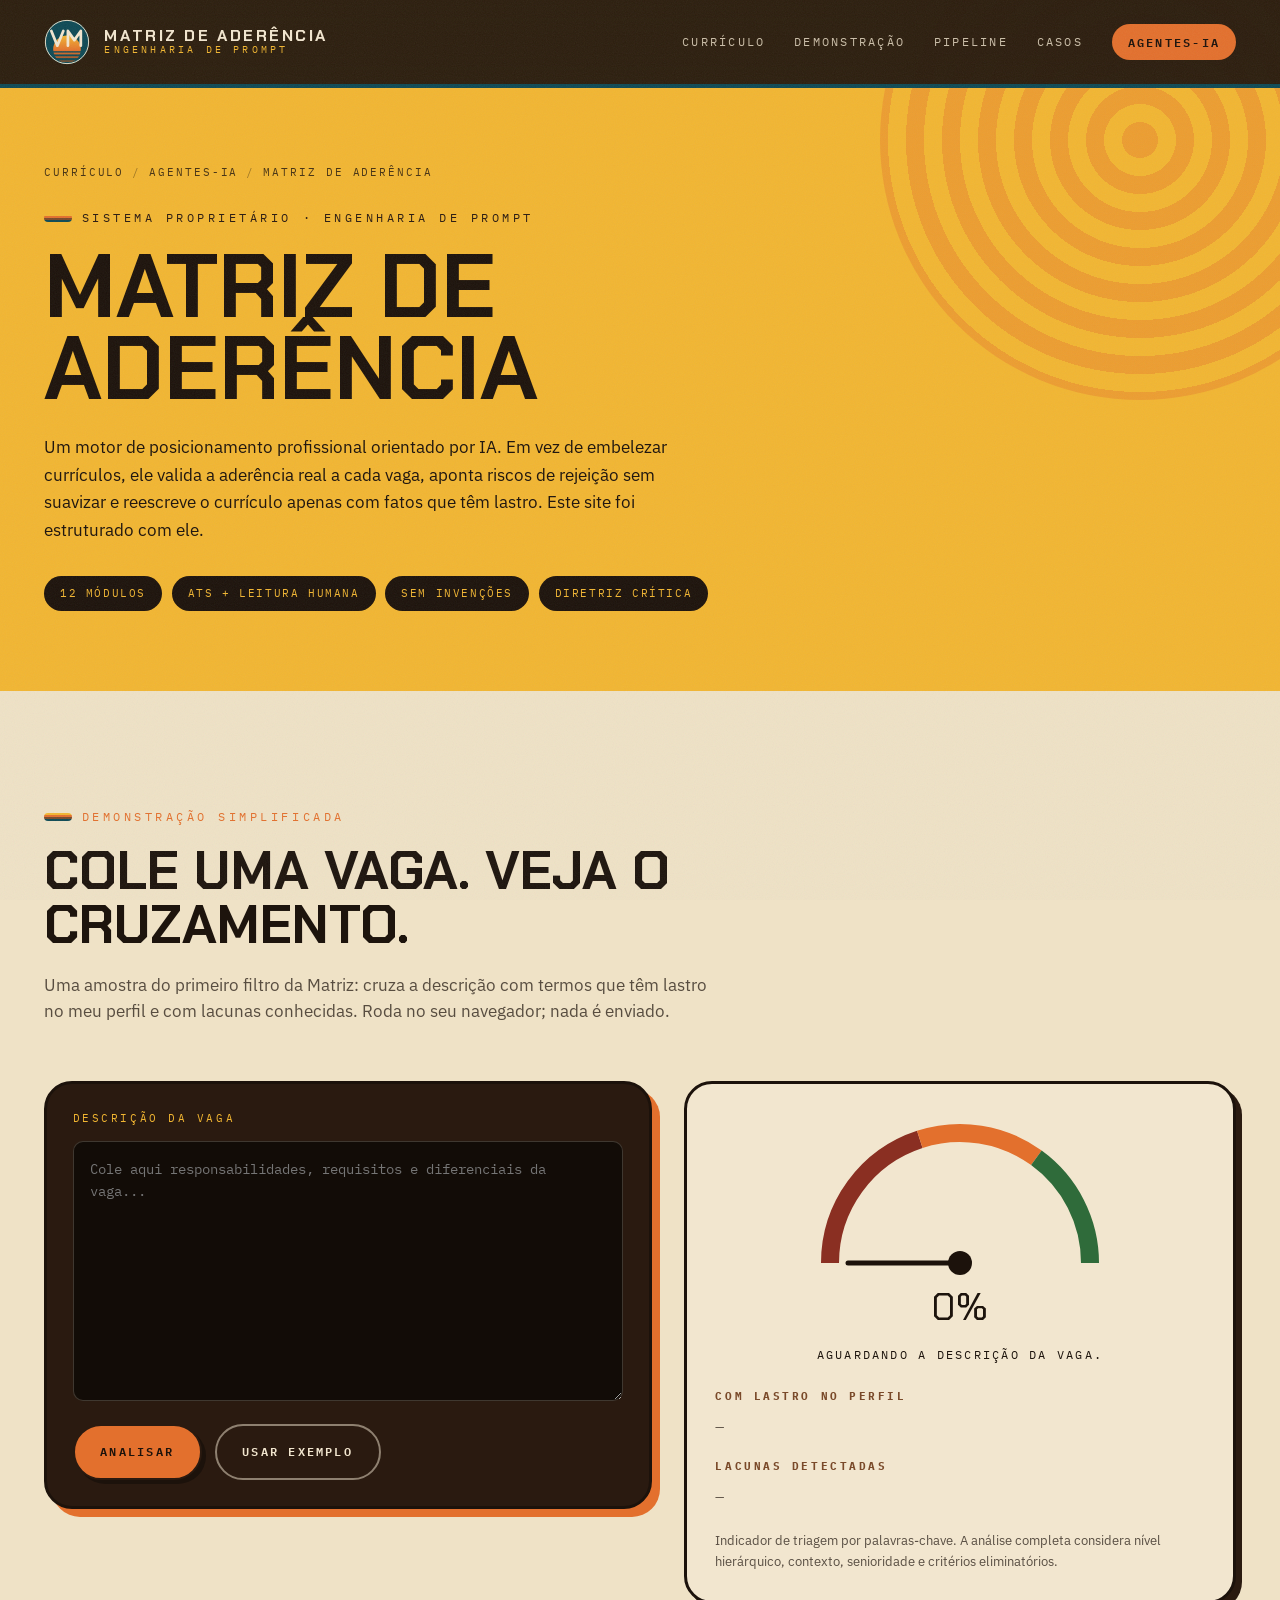
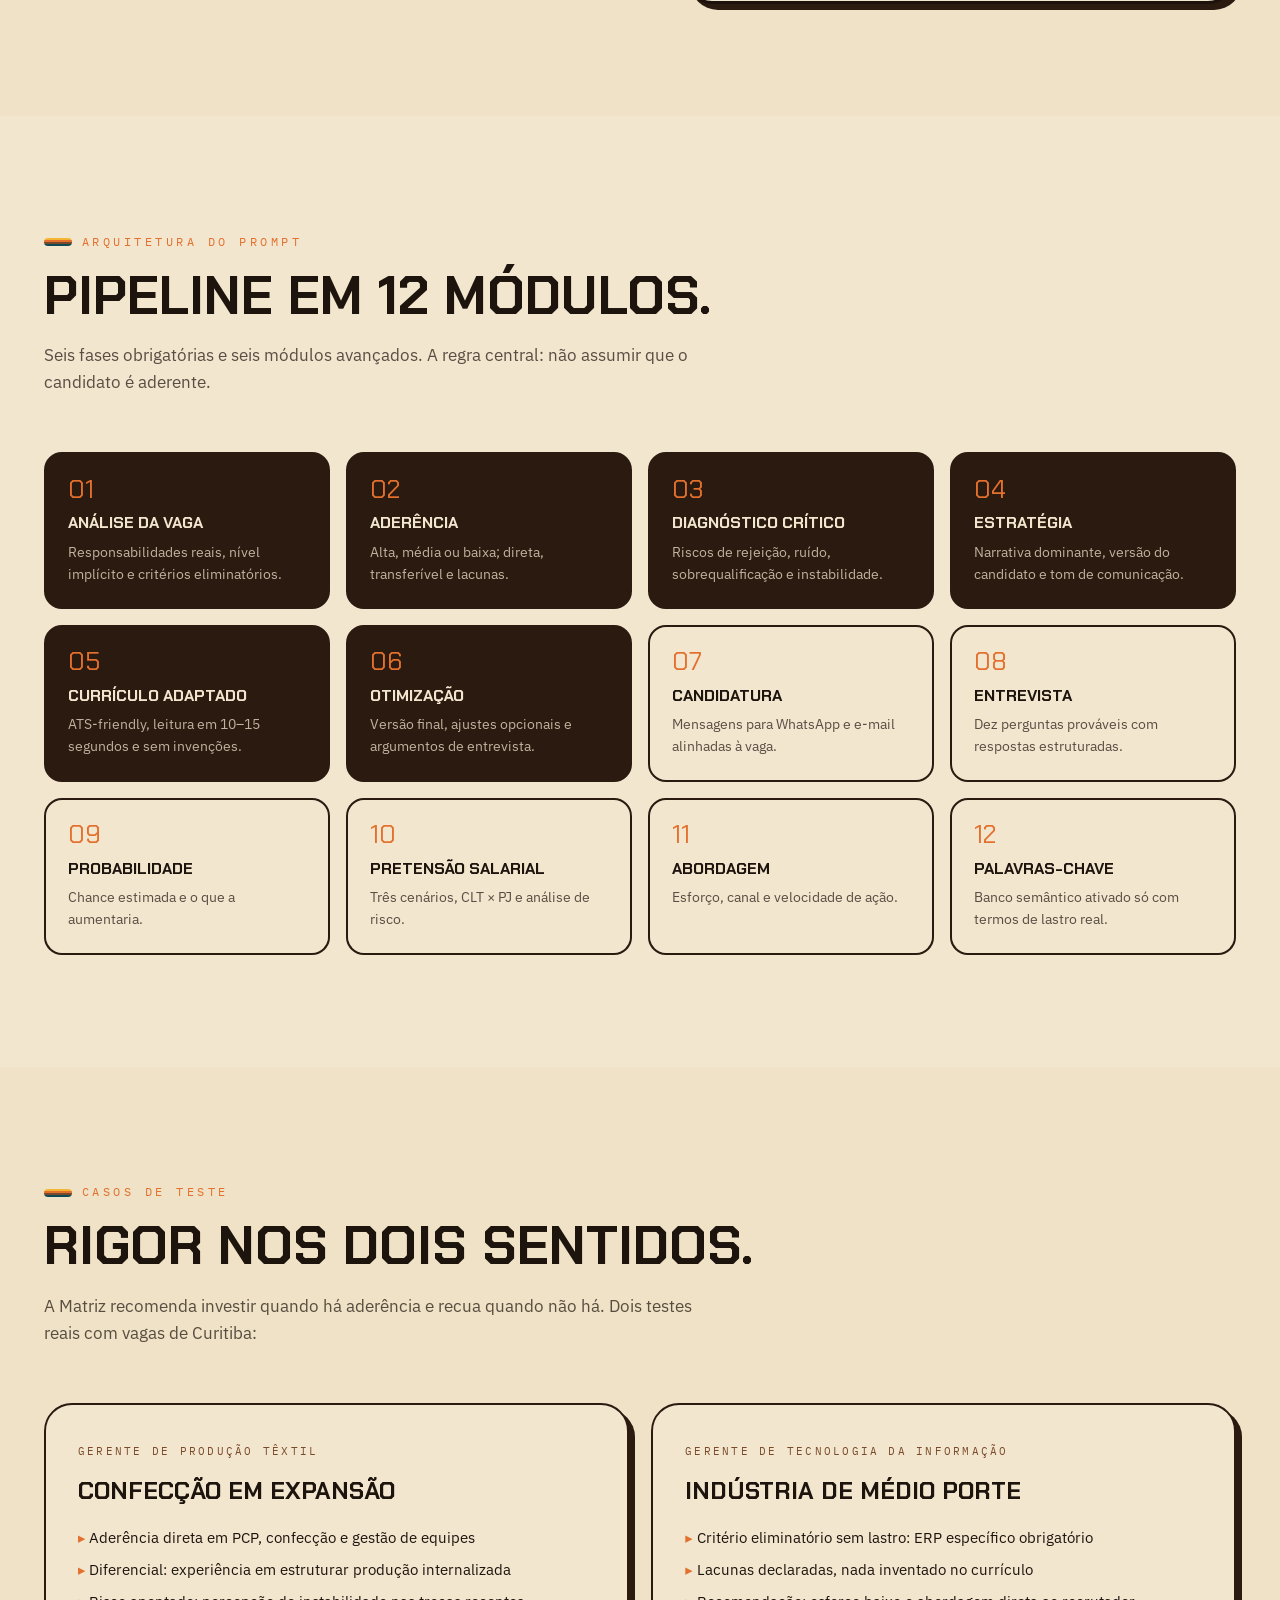
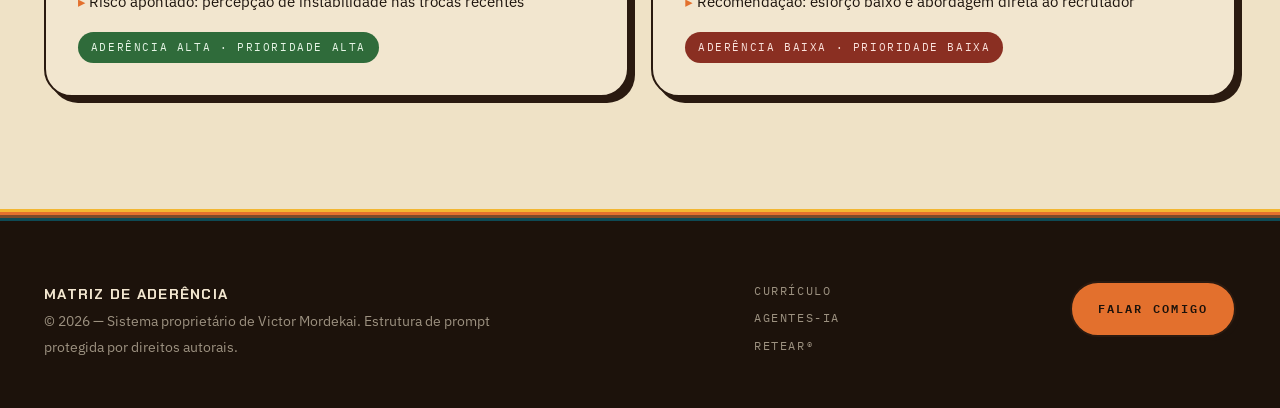
<file: pages/matriz-aderencia.html>
<!DOCTYPE html>
<html lang="pt-BR">
<head>

  <meta charset="utf-8">
  <meta name="viewport" content="width=device-width, initial-scale=1.0">

  <title>Matriz de Aderência | Engenharia de prompt para posicionamento profissional — Victor Mordekai</title>

  <meta name="description"
  content="Matriz de Aderência: sistema proprietário de engenharia de prompt que avalia a aderência real a cada vaga, aponta riscos de rejeição e reescreve o currículo sem inventar dados.">
  <meta name="author" content="Victor Mordekai Ferreira">
  <meta name="theme-color" content="#f2b632">

  <link rel="icon" type="image/svg+xml" href="../assets/icon/vm-mark.svg">

  <link rel="preconnect" href="https://fonts.googleapis.com">
  <link rel="preconnect" href="https://fonts.gstatic.com" crossorigin>
  <link href="https://fonts.googleapis.com/css2?family=Chakra+Petch:wght@500;600;700&family=IBM+Plex+Mono:wght@400;600&family=IBM+Plex+Sans:wght@400;500;600&display=swap" rel="stylesheet">

  <!-- Núcleo -->
  <link rel="stylesheet" href="../css/core/variables.css">
  <link rel="stylesheet" href="../css/core/fonts.css">
  <link rel="stylesheet" href="../css/core/base.css">
  <link rel="stylesheet" href="../css/core/navigation.css">
  <link rel="stylesheet" href="../css/core/components.css">
  <link rel="stylesheet" href="../css/core/footer.css">
  <link rel="stylesheet" href="../css/core/responsive.css">

  <!-- ID visual do projeto -->
  <link rel="stylesheet" href="../css/projetos/matriz.css">

</head>

<body class="page-matriz">

  <div class="noise" aria-hidden="true"></div>

  <!-- NAV (estrutura RETEAR®) -->
  <header class="nav" id="navbar">
    <div class="container nav-inner">
      <button class="menu-toggle" id="menu-toggle" aria-label="Abrir menu" aria-expanded="false" aria-controls="nav-menu">☰</button>
      <a href="../index.html" class="logo">
        <img src="../assets/icon/vm-mark.svg" alt="" class="logo-symbol">
        <span class="logo-text">
          <span class="name">Matriz de Aderência</span>
          <span class="sub">Engenharia de prompt</span>
        </span>
      </a>
      <nav class="nav-menu" id="nav-menu" aria-label="Navegação">
        <a href="../index.html">Currículo</a>
        <a href="#demo">Demonstração</a>
        <a href="#pipeline">Pipeline</a>
        <a href="#casos">Casos</a>
        <a href="agentes-ia.html" class="nav-cta">Agentes-IA</a>
      </nav>
    </div>
  </header>

  <main>

    <!-- HERO -->
    <section class="mx-hero">
      <div class="container">
        <nav class="crumbs" aria-label="Trilha">
          <a href="../index.html">Currículo</a><span aria-hidden="true">/</span>
          <a href="agentes-ia.html">Agentes-IA</a><span aria-hidden="true">/</span>
          <span>Matriz de Aderência</span>
        </nav>
        <span class="eyebrow">Sistema proprietário · engenharia de prompt</span>
        <h1>Matriz de<br>Aderência</h1>
        <p>
          Um motor de posicionamento profissional orientado por IA. Em vez de embelezar currículos,
          ele valida a aderência real a cada vaga, aponta riscos de rejeição sem suavizar e reescreve
          o currículo apenas com fatos que têm lastro. Este site foi estruturado com ele.
        </p>
        <div class="mx-badges">
          <span>12 módulos</span>
          <span>ATS + leitura humana</span>
          <span>Sem invenções</span>
          <span>Diretriz crítica</span>
        </div>
      </div>
    </section>

    <!-- DEMONSTRAÇÃO -->
    <section class="section" id="demo">
      <div class="container">

        <div class="section-head fade-up">
          <span class="eyebrow">Demonstração simplificada</span>
          <h2>Cole uma vaga. Veja o cruzamento.</h2>
          <p>Uma amostra do primeiro filtro da Matriz: cruza a descrição com termos que têm lastro no meu perfil e com lacunas conhecidas. Roda no seu navegador; nada é enviado.</p>
        </div>

        <div class="mx-lab">

          <div class="mx-input">
            <label for="mx-text">Descrição da vaga</label>
            <textarea id="mx-text" placeholder="Cole aqui responsabilidades, requisitos e diferenciais da vaga..."></textarea>
            <div class="mx-controls">
              <button class="btn btn-primary" id="mx-run" type="button">Analisar</button>
              <button class="btn btn-secondary" id="mx-sample" type="button">Usar exemplo</button>
            </div>
          </div>

          <div class="mx-output" aria-live="polite">

            <div class="dial" aria-hidden="true">
              <svg viewBox="0 0 300 165">
                <path d="M20 150 A130 130 0 0 1 109.8 26.4" fill="none" stroke="#8a2f22" stroke-width="18"/>
                <path d="M109.8 26.4 A130 130 0 0 1 226.4 44.8" fill="none" stroke="#e3702d" stroke-width="18"/>
                <path d="M226.4 44.8 A130 130 0 0 1 280 150" fill="none" stroke="#2f6b3a" stroke-width="18"/>
                <g id="dial-needle" class="dial-needle">
                  <line x1="150" y1="150" x2="150" y2="38" stroke="#1c120b" stroke-width="5" stroke-linecap="round"/>
                </g>
                <circle cx="150" cy="150" r="12" fill="#1c120b"/>
              </svg>
              <div class="dial-value" id="dial-value">0%</div>
            </div>

            <p class="verdict" id="mx-verdict">Aguardando a descrição da vaga.</p>

            <div class="mx-lists">
              <div>
                <h3>Com lastro no perfil</h3>
                <div class="mx-chips ok" id="mx-ok"><span class="empty">—</span></div>
              </div>
              <div>
                <h3>Lacunas detectadas</h3>
                <div class="mx-chips gap" id="mx-gap"><span class="empty">—</span></div>
              </div>
            </div>

            <p class="mx-alert" id="mx-alert" role="alert" hidden></p>

            <p class="mx-disclaimer">Indicador de triagem por palavras-chave. A análise completa considera nível hierárquico, contexto, senioridade e critérios eliminatórios.</p>

          </div>

        </div>

      </div>
    </section>

    <!-- PIPELINE -->
    <section class="section" id="pipeline" style="background:var(--cream)">
      <div class="container">

        <div class="section-head fade-up">
          <span class="eyebrow">Arquitetura do prompt</span>
          <h2>Pipeline em 12 módulos.</h2>
          <p>Seis fases obrigatórias e seis módulos avançados. A regra central: não assumir que o candidato é aderente.</p>
        </div>

        <div class="pipeline">
          <article class="module is-core fade-up"><b>Análise da vaga</b><p>Responsabilidades reais, nível implícito e critérios eliminatórios.</p></article>
          <article class="module is-core fade-up"><b>Aderência</b><p>Alta, média ou baixa; direta, transferível e lacunas.</p></article>
          <article class="module is-core fade-up"><b>Diagnóstico crítico</b><p>Riscos de rejeição, ruído, sobrequalificação e instabilidade.</p></article>
          <article class="module is-core fade-up"><b>Estratégia</b><p>Narrativa dominante, versão do candidato e tom de comunicação.</p></article>
          <article class="module is-core fade-up"><b>Currículo adaptado</b><p>ATS-friendly, leitura em 10–15 segundos e sem invenções.</p></article>
          <article class="module is-core fade-up"><b>Otimização</b><p>Versão final, ajustes opcionais e argumentos de entrevista.</p></article>
          <article class="module fade-up"><b>Candidatura</b><p>Mensagens para WhatsApp e e-mail alinhadas à vaga.</p></article>
          <article class="module fade-up"><b>Entrevista</b><p>Dez perguntas prováveis com respostas estruturadas.</p></article>
          <article class="module fade-up"><b>Probabilidade</b><p>Chance estimada e o que a aumentaria.</p></article>
          <article class="module fade-up"><b>Pretensão salarial</b><p>Três cenários, CLT × PJ e análise de risco.</p></article>
          <article class="module fade-up"><b>Abordagem</b><p>Esforço, canal e velocidade de ação.</p></article>
          <article class="module fade-up"><b>Palavras-chave</b><p>Banco semântico ativado só com termos de lastro real.</p></article>
        </div>

      </div>
    </section>

    <!-- CASOS -->
    <section class="section" id="casos">
      <div class="container">

        <div class="section-head fade-up">
          <span class="eyebrow">Casos de teste</span>
          <h2>Rigor nos dois sentidos.</h2>
          <p>A Matriz recomenda investir quando há aderência e recua quando não há. Dois testes reais com vagas de Curitiba:</p>
        </div>

        <div class="cases">
          <article class="case fade-up">
            <small>Gerente de Produção Têxtil</small>
            <h3>Confecção em expansão</h3>
            <ul>
              <li>Aderência direta em PCP, confecção e gestão de equipes</li>
              <li>Diferencial: experiência em estruturar produção internalizada</li>
              <li>Risco apontado: percepção de instabilidade nas trocas recentes</li>
            </ul>
            <span class="level alta">Aderência alta · prioridade alta</span>
          </article>
          <article class="case fade-up">
            <small>Gerente de Tecnologia da Informação</small>
            <h3>Indústria de médio porte</h3>
            <ul>
              <li>Critério eliminatório sem lastro: ERP específico obrigatório</li>
              <li>Lacunas declaradas, nada inventado no currículo</li>
              <li>Recomendação: esforço baixo e abordagem direta ao recrutador</li>
            </ul>
            <span class="level baixa">Aderência baixa · prioridade baixa</span>
          </article>
        </div>

      </div>
    </section>

  </main>

  <!-- FOOTER (estrutura RETEAR®) -->
  <footer>
    <div class="container footer-inner">
      <p>
        <strong>Matriz de Aderência</strong><br>
        © <span data-year>2026</span> — Sistema proprietário de Victor Mordekai. Estrutura de prompt protegida por direitos autorais.
      </p>
      <nav class="footer-links" aria-label="Projetos">
        <a href="../index.html">Currículo</a>
        <a href="agentes-ia.html">Agentes-IA</a>
        <a href="retear.html">RETEAR®</a>
      </nav>
      <a href="../index.html#contato" class="btn btn-primary">Falar comigo</a>
    </div>
  </footer>

  <script src="../js/global.js"></script>
  <script src="../js/projetos/matriz.js"></script>

</body>
</html>
</file>
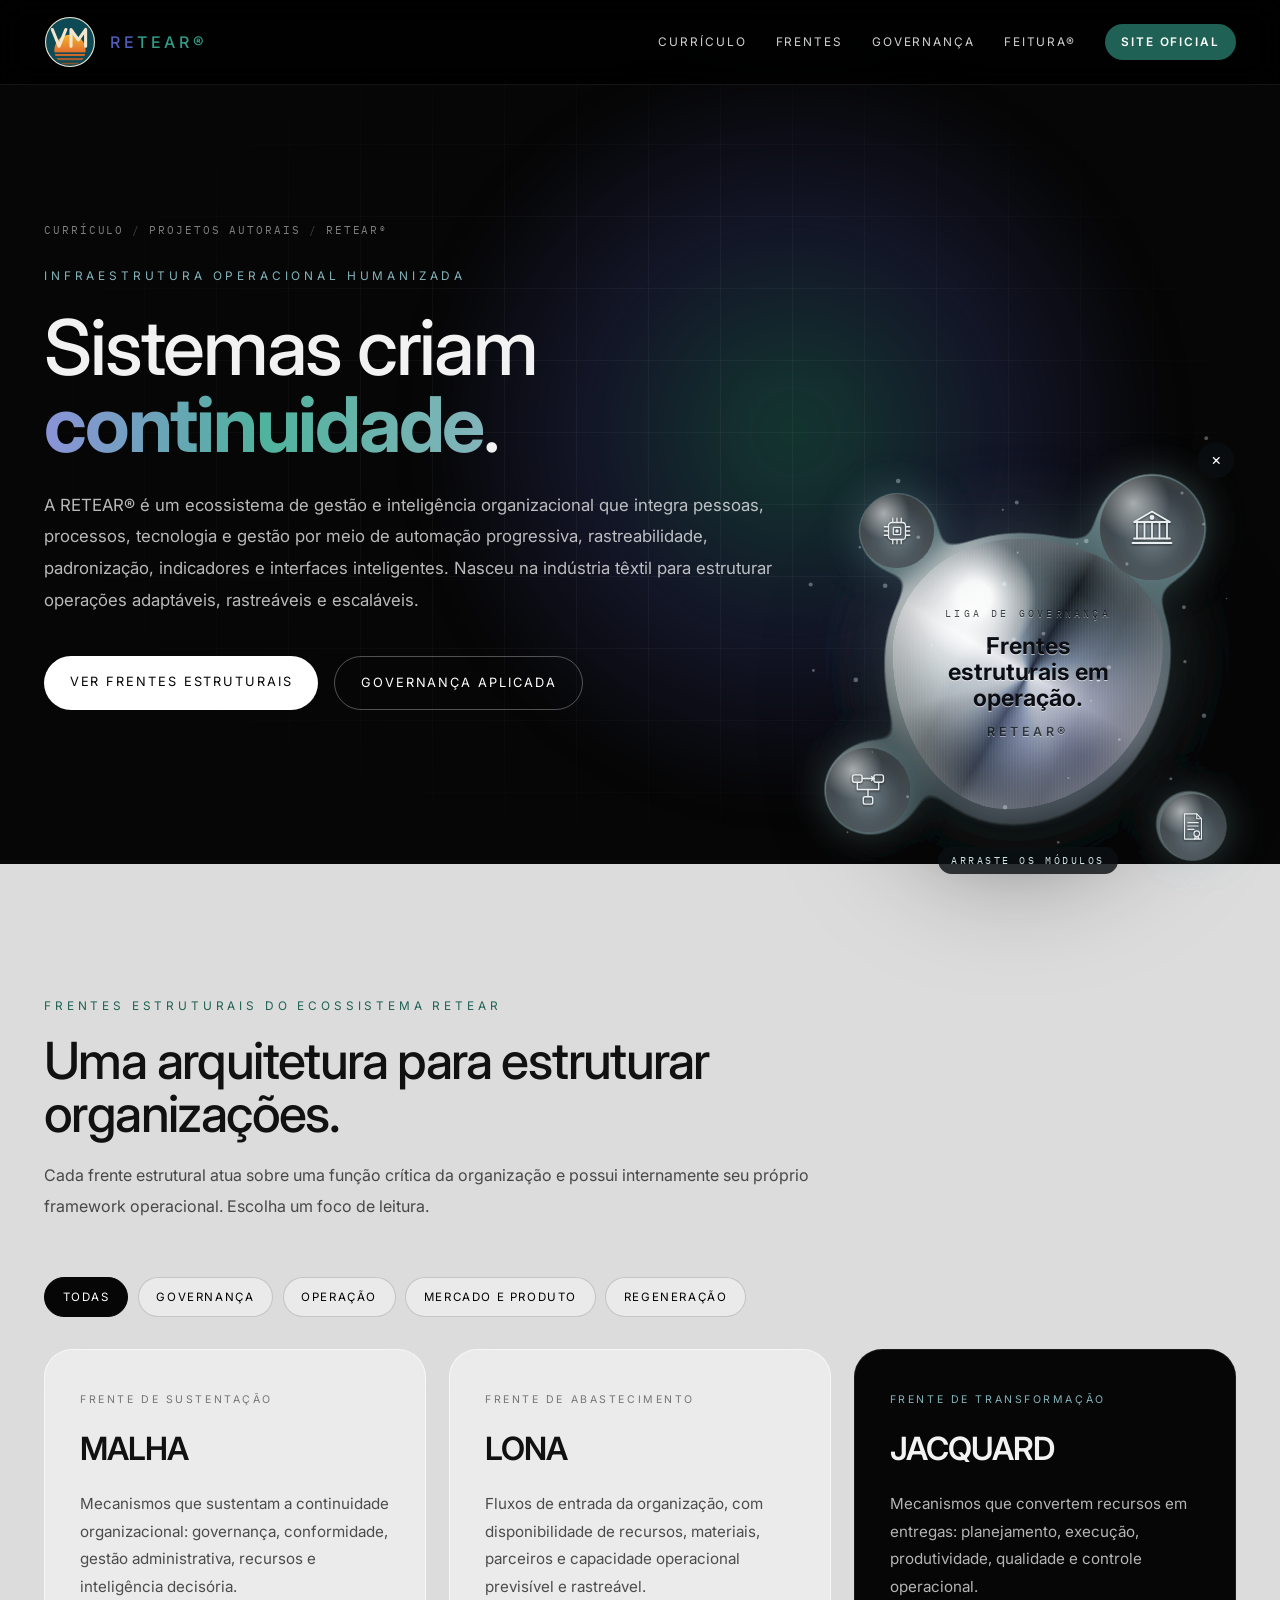
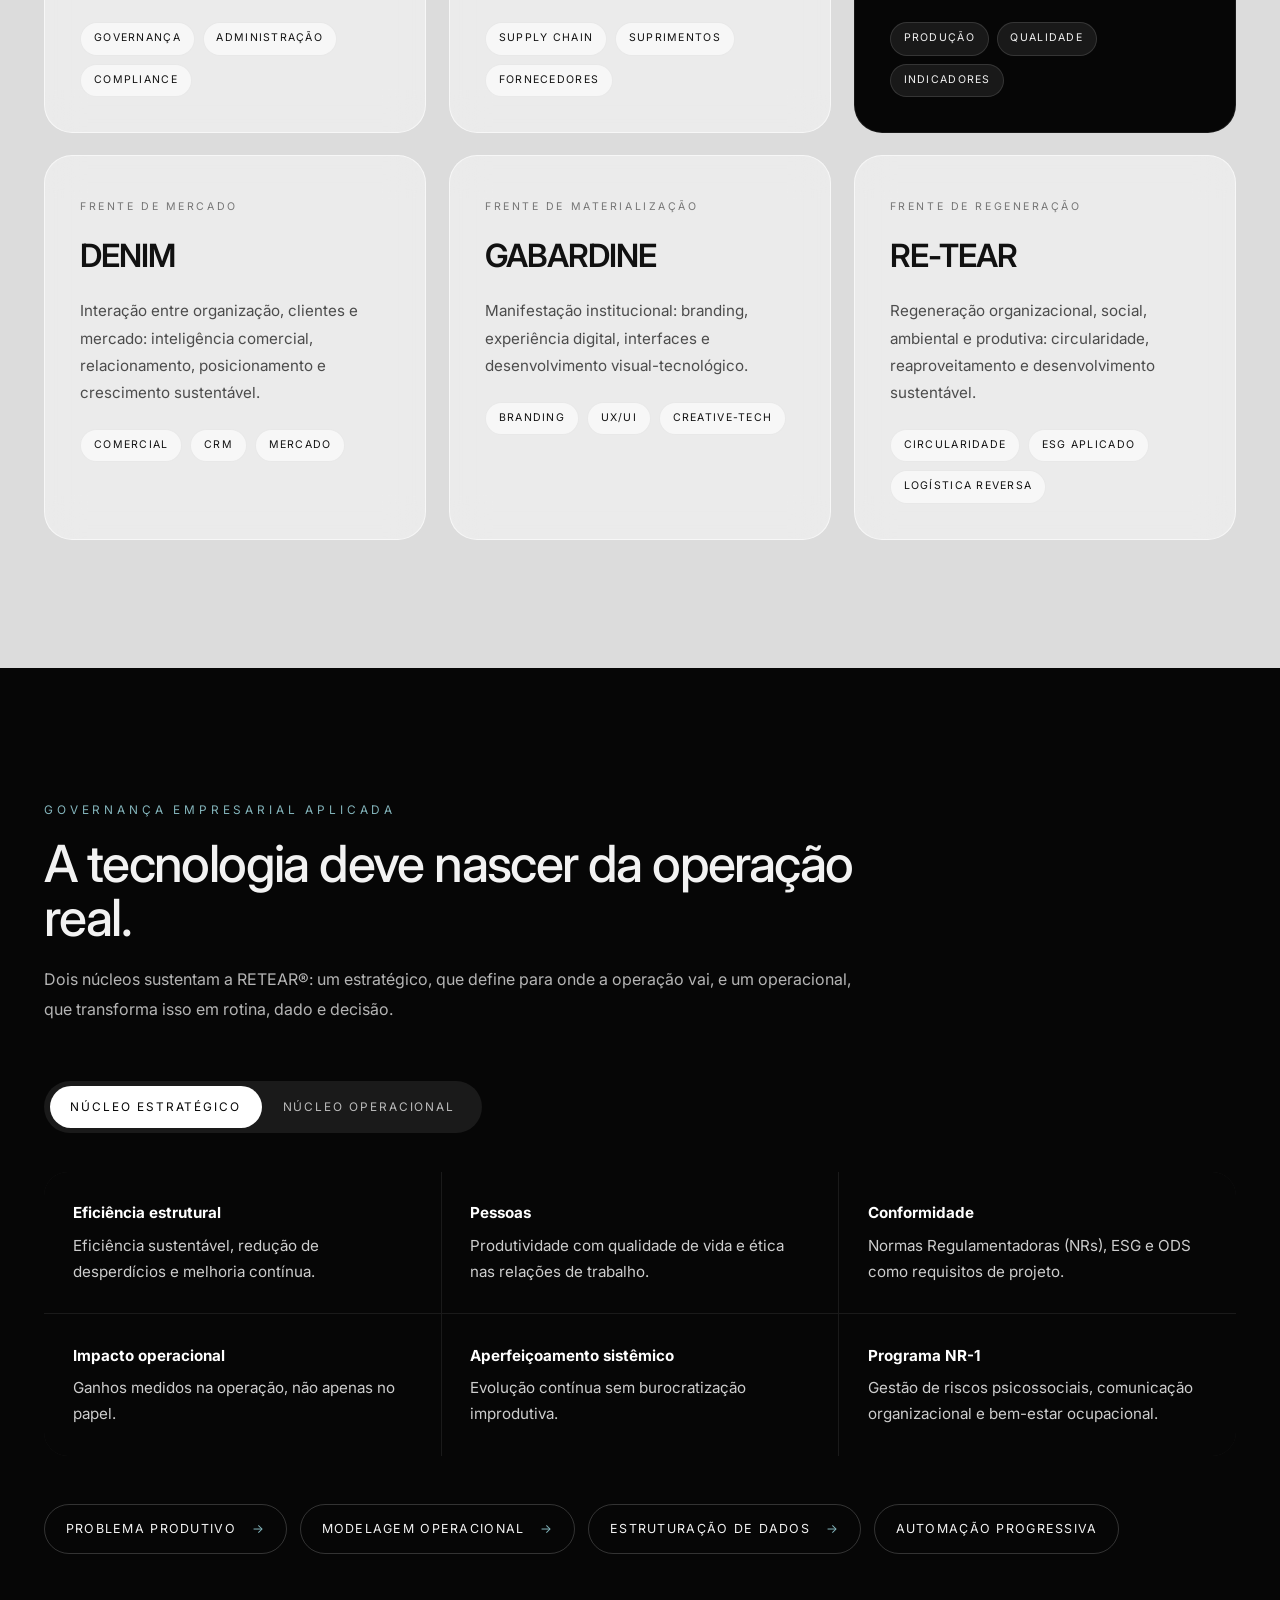
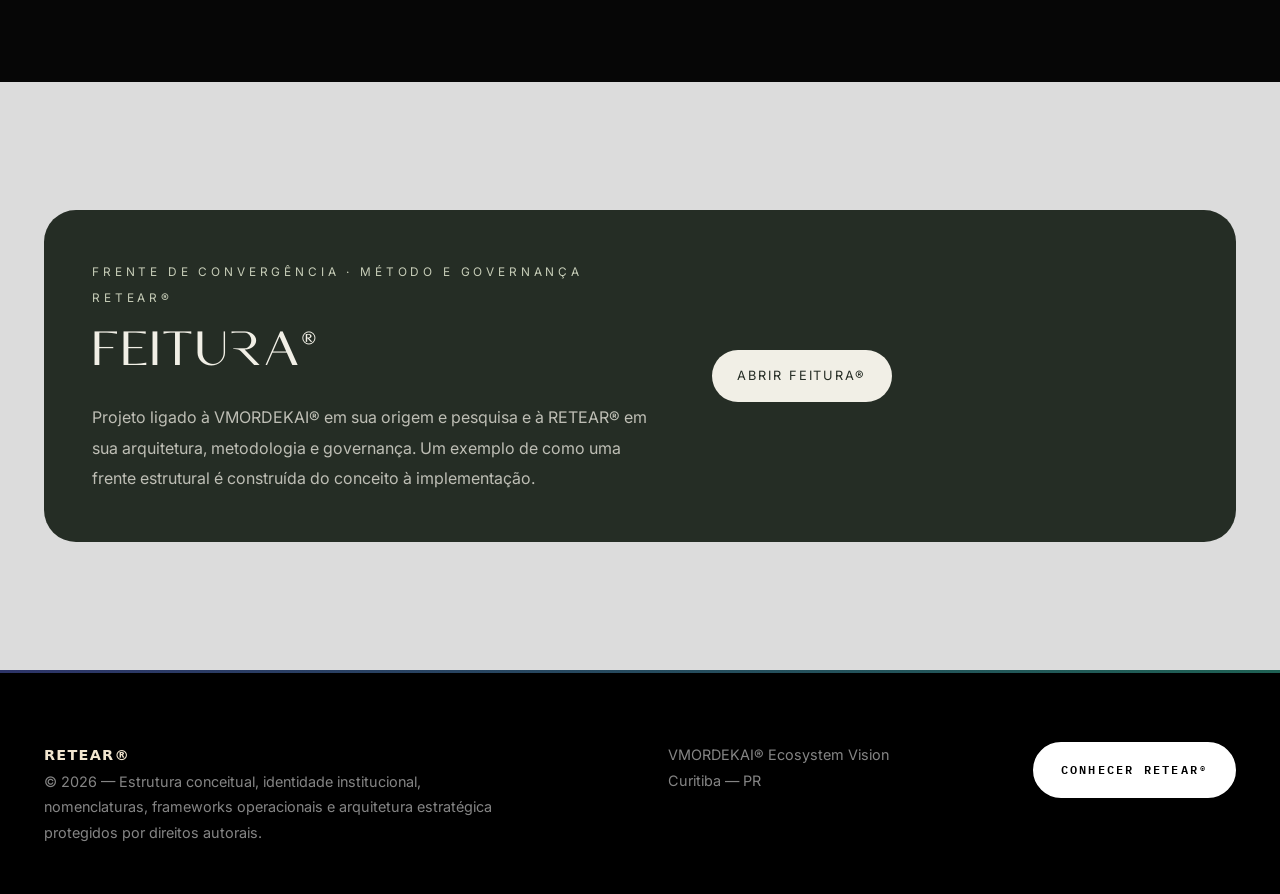
<file: pages/retear.html>
<!DOCTYPE html>
<html lang="pt-BR">
<head>

  <meta charset="utf-8">
  <meta name="viewport" content="width=device-width, initial-scale=1.0">

  <title>RETEAR® | Governança e infraestrutura operacional — Victor Mordekai</title>

  <meta name="description"
  content="RETEAR®: ecossistema de gestão e inteligência organizacional para operações têxteis, com frentes estruturais de governança, abastecimento, transformação, mercado, materialização e regeneração.">
  <meta name="author" content="Victor Mordekai Ferreira">
  <meta name="theme-color" content="#060606">

  <link rel="icon" type="image/svg+xml" href="../assets/icon/vm-mark.svg">

  <link rel="preconnect" href="https://fonts.googleapis.com">
  <link rel="preconnect" href="https://fonts.gstatic.com" crossorigin>
  <link href="https://fonts.googleapis.com/css2?family=Inter:wght@300..800&family=IBM+Plex+Mono:wght@400;600&family=Libre+Baskerville&display=swap" rel="stylesheet">

  <!-- Núcleo -->
  <link rel="stylesheet" href="../css/core/variables.css">
  <link rel="stylesheet" href="../css/core/fonts.css">
  <link rel="stylesheet" href="../css/core/base.css">
  <link rel="stylesheet" href="../css/core/navigation.css">
  <link rel="stylesheet" href="../css/core/components.css">
  <link rel="stylesheet" href="../css/core/footer.css">
  <link rel="stylesheet" href="../css/core/responsive.css">

  <!-- ID visual do projeto + módulo HUD -->
  <link rel="stylesheet" href="../css/projetos/retear.css">
  <link rel="stylesheet" href="../css/modules/metal-slung.css">

</head>

<body class="page-retear">

  <!-- HUD metal-slung (carregado por js/projetos/retear.js) -->
  <div id="metal-slung-root"></div>

  <!-- NAV (estrutura original RETEAR®) -->
  <header class="nav" id="navbar">
    <div class="container nav-inner">
      <button class="menu-toggle" id="menu-toggle" aria-label="Abrir menu" aria-expanded="false" aria-controls="nav-menu">☰</button>
      <a href="../index.html" class="logo">
        <img src="https://victormordekai.github.io/RE-TEAR/assets/logo/logo-corpo.png" onerror="this.onerror=null;this.src='../assets/icon/vm-mark.svg'" alt="" class="logo-symbol">
        <span class="logo-text"><span class="re">RE</span><span class="tear">TEAR®</span></span>
      </a>
      <nav class="nav-menu" id="nav-menu" aria-label="Navegação">
        <a href="../index.html">Currículo</a>
        <a href="#frentes">Frentes</a>
        <a href="#governanca">Governança</a>
        <a href="feitura.html">FEITURA®</a>
        <a href="https://victormordekai.github.io/RE-TEAR/" target="_blank" rel="noopener noreferrer" class="nav-cta">Site oficial</a>
      </nav>
    </div>
  </header>

  <main>

    <!-- HERO -->
    <section class="rt-hero">
      <div class="rt-orb" id="rt-orb" aria-hidden="true"></div>
      <div class="rt-grid" aria-hidden="true"></div>

      <div class="container">
        <div class="rt-hero-inner fade-up">
          <nav class="crumbs" aria-label="Trilha">
            <a href="../index.html">Currículo</a><span aria-hidden="true">/</span>
            <a href="../index.html#projetos">Projetos autorais</a><span aria-hidden="true">/</span>
            <span>RETEAR®</span>
          </nav>
          <small>Infraestrutura operacional humanizada</small>
          <h1>Sistemas criam <b>continuidade</b>.</h1>
          <p>
            A RETEAR® é um ecossistema de gestão e inteligência organizacional que integra pessoas,
            processos, tecnologia e gestão por meio de automação progressiva, rastreabilidade,
            padronização, indicadores e interfaces inteligentes. Nasceu na indústria têxtil para
            estruturar operações adaptáveis, rastreáveis e escaláveis.
          </p>
          <div class="rt-actions">
            <a href="#frentes" class="rt-btn primary">Ver frentes estruturais</a>
            <a href="#governanca" class="rt-btn ghost">Governança aplicada</a>
          </div>
        </div>
      </div>
    </section>

    <!-- FRENTES ESTRUTURAIS -->
    <section class="rt-section" id="frentes">
      <div class="container">

        <div class="rt-head fade-up">
          <span class="rt-kicker">Frentes estruturais do ecossistema RETEAR</span>
          <h2>Uma arquitetura para estruturar organizações.</h2>
          <p>
            Cada frente estrutural atua sobre uma função crítica da organização e possui
            internamente seu próprio framework operacional. Escolha um foco de leitura.
          </p>
        </div>

        <div class="rt-focus" role="group" aria-label="Foco de leitura">
          <button data-focus="todas" aria-pressed="true">Todas</button>
          <button data-focus="governanca" aria-pressed="false">Governança</button>
          <button data-focus="operacao" aria-pressed="false">Operação</button>
          <button data-focus="mercado" aria-pressed="false">Mercado e produto</button>
          <button data-focus="regeneracao" aria-pressed="false">Regeneração</button>
        </div>

        <div class="rt-fronts">

          <article class="rt-front fade-up" data-focus="governanca">
            <small>Frente de sustentação</small>
            <h3>MALHA</h3>
            <p>Mecanismos que sustentam a continuidade organizacional: governança, conformidade, gestão administrativa, recursos e inteligência decisória.</p>
            <div class="rt-tags"><span>Governança</span><span>Administração</span><span>Compliance</span></div>
          </article>

          <article class="rt-front fade-up" data-focus="operacao">
            <small>Frente de abastecimento</small>
            <h3>LONA</h3>
            <p>Fluxos de entrada da organização, com disponibilidade de recursos, materiais, parceiros e capacidade operacional previsível e rastreável.</p>
            <div class="rt-tags"><span>Supply chain</span><span>Suprimentos</span><span>Fornecedores</span></div>
          </article>

          <article class="rt-front premium fade-up" data-focus="operacao governanca">
            <small>Frente de transformação</small>
            <h3>JACQUARD</h3>
            <p>Mecanismos que convertem recursos em entregas: planejamento, execução, produtividade, qualidade e controle operacional.</p>
            <div class="rt-tags"><span>Produção</span><span>Qualidade</span><span>Indicadores</span></div>
          </article>

          <article class="rt-front fade-up" data-focus="mercado">
            <small>Frente de mercado</small>
            <h3>DENIM</h3>
            <p>Interação entre organização, clientes e mercado: inteligência comercial, relacionamento, posicionamento e crescimento sustentável.</p>
            <div class="rt-tags"><span>Comercial</span><span>CRM</span><span>Mercado</span></div>
          </article>

          <article class="rt-front fade-up" data-focus="mercado">
            <small>Frente de materialização</small>
            <h3>GABARDINE</h3>
            <p>Manifestação institucional: branding, experiência digital, interfaces e desenvolvimento visual-tecnológico.</p>
            <div class="rt-tags"><span>Branding</span><span>UX/UI</span><span>Creative-tech</span></div>
          </article>

          <article class="rt-front fade-up" data-focus="regeneracao">
            <small>Frente de regeneração</small>
            <h3>RE-TEAR</h3>
            <p>Regeneração organizacional, social, ambiental e produtiva: circularidade, reaproveitamento e desenvolvimento sustentável.</p>
            <div class="rt-tags"><span>Circularidade</span><span>ESG aplicado</span><span>Logística reversa</span></div>
          </article>

        </div>

      </div>
    </section>

    <!-- GOVERNANÇA APLICADA -->
    <section class="rt-section rt-dark" id="governanca">
      <div class="container">

        <div class="rt-head fade-up">
          <span class="rt-kicker">Governança empresarial aplicada</span>
          <h2>A tecnologia deve nascer da operação real.</h2>
          <p>
            Dois núcleos sustentam a RETEAR®: um estratégico, que define para onde a operação vai,
            e um operacional, que transforma isso em rotina, dado e decisão.
          </p>
        </div>

        <div class="rt-switch" role="tablist" aria-label="Núcleos">
          <button role="tab" aria-selected="true" aria-controls="core-estrategico">Núcleo estratégico</button>
          <button role="tab" aria-selected="false" aria-controls="core-operacional">Núcleo operacional</button>
        </div>

        <div class="rt-core" id="core-estrategico" role="tabpanel">
          <div><b>Eficiência estrutural</b>Eficiência sustentável, redução de desperdícios e melhoria contínua.</div>
          <div><b>Pessoas</b>Produtividade com qualidade de vida e ética nas relações de trabalho.</div>
          <div><b>Conformidade</b>Normas Regulamentadoras (NRs), ESG e ODS como requisitos de projeto.</div>
          <div><b>Impacto operacional</b>Ganhos medidos na operação, não apenas no papel.</div>
          <div><b>Aperfeiçoamento sistêmico</b>Evolução contínua sem burocratização improdutiva.</div>
          <div><b>Programa NR-1</b>Gestão de riscos psicossociais, comunicação organizacional e bem-estar ocupacional.</div>
        </div>

        <div class="rt-core" id="core-operacional" role="tabpanel" hidden>
          <div><b>Sistemas próprios</b>Organização operacional sob medida para a realidade de cada empresa.</div>
          <div><b>Planilhas complexas</b>Modelagem operacional aplicada à tomada de decisão.</div>
          <div><b>Padronização de dados</b>Estrutura e categorização lógica para leitura confiável.</div>
          <div><b>Rastreabilidade produtiva</b>Cada pedido e cada etapa com origem e estado conhecidos.</div>
          <div><b>Leitura analítica</b>Processos transformados em indicadores e diagnóstico.</div>
          <div><b>Automação progressiva</b>Automatizar só o que já está estruturado e estável.</div>
        </div>

        <div class="rt-flow fade-up" aria-label="Lógica de atuação">
          <span>Problema produtivo</span>
          <span>Modelagem operacional</span>
          <span>Estruturação de dados</span>
          <span>Automação progressiva</span>
        </div>

      </div>
    </section>

    <!-- FRENTE FILHA: FEITURA -->
    <section class="rt-section">
      <div class="container">
        <div class="rt-child fade-up">
          <div>
            <span class="rt-kicker" style="color:#c7cdb8">Frente de convergência · método e governança RETEAR®</span>
            <h2 class="wm-feitura">FEITURA®</h2>
            <p>
              Projeto ligado à VMORDEKAI® em sua origem e pesquisa e à RETEAR® em sua arquitetura,
              metodologia e governança. Um exemplo de como uma frente estrutural é construída
              do conceito à implementação.
            </p>
          </div>
          <div>
            <a href="feitura.html" class="rt-btn primary">Abrir FEITURA®</a>
          </div>
        </div>
      </div>
    </section>

  </main>

  <!-- FOOTER (estrutura original RETEAR®) -->
  <footer>
    <div class="container footer-inner">
      <p>
        <strong>RETEAR®</strong><br>
        © <span data-year>2026</span> — Estrutura conceitual, identidade institucional, nomenclaturas,
        frameworks operacionais e arquitetura estratégica protegidos por direitos autorais.
      </p>
      <p>
        VMORDEKAI® Ecosystem Vision<br>
        Curitiba — PR
      </p>
      <a href="https://victormordekai.github.io/RE-TEAR/" target="_blank" rel="noopener noreferrer" class="btn btn-primary">Conhecer RETEAR®</a>
    </div>
  </footer>

  <script src="../js/global.js"></script>
  <script src="../js/modules/metal-slung.js"></script>
  <script src="../js/projetos/retear.js"></script>

</body>
</html>
</file>
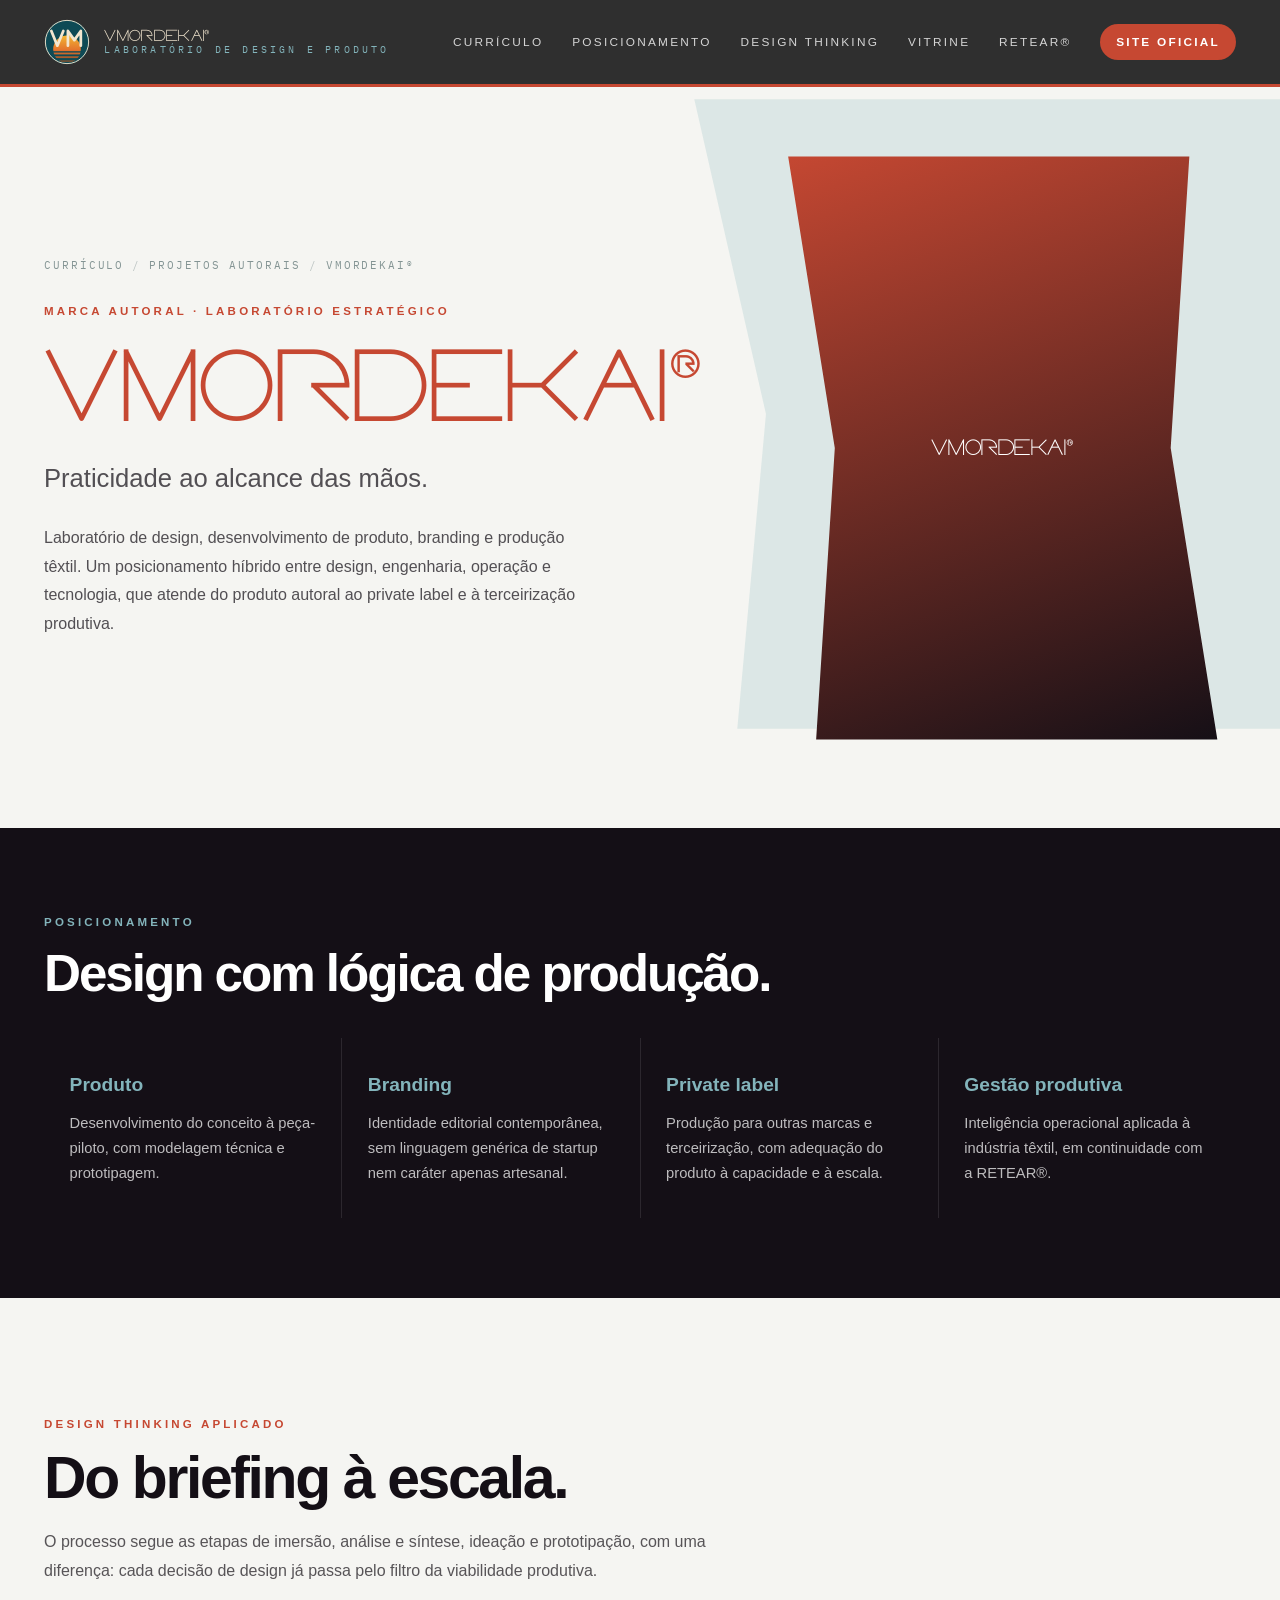
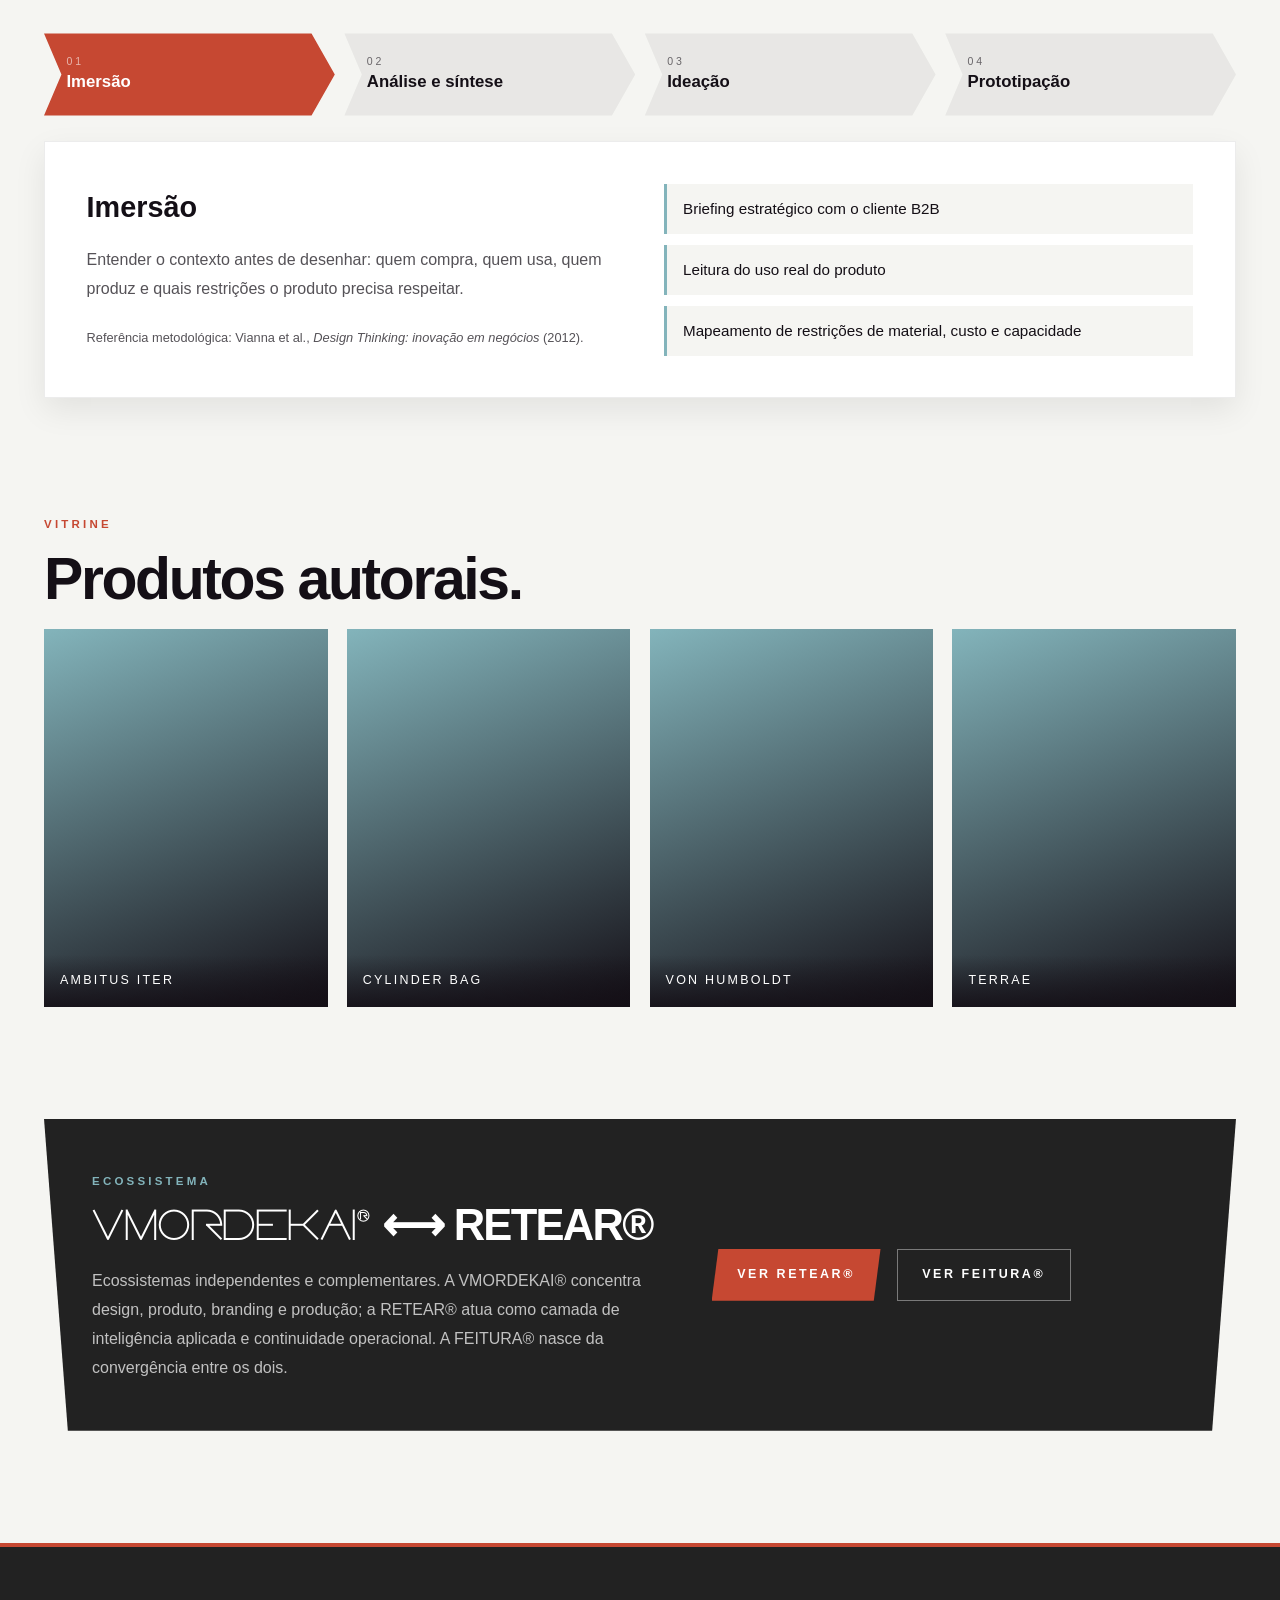
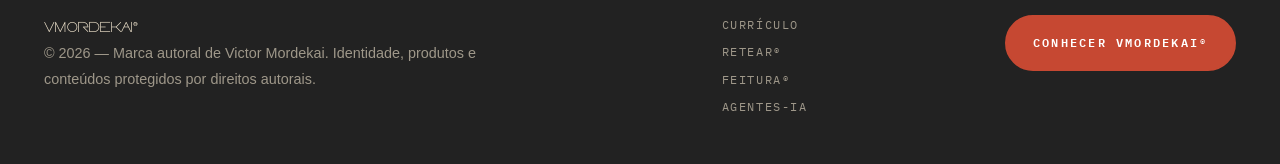
<file: pages/vmordekai.html>
<!DOCTYPE html>
<html lang="pt-BR">
<head>

  <meta charset="utf-8">
  <meta name="viewport" content="width=device-width, initial-scale=1.0">

  <title>VMORDEKAI® | Design, produto e Design Thinking — Victor Mordekai</title>

  <meta name="description"
  content="VMORDEKAI®: marca autoral e laboratório estratégico de design, desenvolvimento de produto, branding, private label e produção têxtil, com Design Thinking aplicado do briefing à escala.">
  <meta name="author" content="Victor Mordekai Ferreira">
  <meta name="theme-color" content="#222222">

  <link rel="icon" type="image/svg+xml" href="../assets/icon/vm-mark.svg">

  <link rel="preconnect" href="https://fonts.googleapis.com">
  <link rel="preconnect" href="https://fonts.gstatic.com" crossorigin>
  <link href="https://fonts.googleapis.com/css2?family=Chakra+Petch:wght@600;700&family=IBM+Plex+Mono:wght@400;600&family=IBM+Plex+Sans:wght@400;600&display=swap" rel="stylesheet">

  <!-- Núcleo -->
  <link rel="stylesheet" href="../css/core/variables.css">
  <link rel="stylesheet" href="../css/core/fonts.css">
  <link rel="stylesheet" href="../css/core/base.css">
  <link rel="stylesheet" href="../css/core/navigation.css">
  <link rel="stylesheet" href="../css/core/components.css">
  <link rel="stylesheet" href="../css/core/footer.css">
  <link rel="stylesheet" href="../css/core/responsive.css">

  <!-- ID visual do projeto -->
  <link rel="stylesheet" href="../css/projetos/vmordekai.css">

</head>

<body class="page-vmordekai">

  <!-- NAV (estrutura RETEAR®) -->
  <header class="nav" id="navbar">
    <div class="container nav-inner">
      <button class="menu-toggle" id="menu-toggle" aria-label="Abrir menu" aria-expanded="false" aria-controls="nav-menu">☰</button>
      <a href="../index.html" class="logo">
        <img src="../assets/icon/vm-mark.svg" alt="" class="logo-symbol">
        <span class="logo-text">
          <span class="name wm-vmordekai">VMORDEKAI®</span>
          <span class="sub">Laboratório de design e produto</span>
        </span>
      </a>
      <nav class="nav-menu" id="nav-menu" aria-label="Navegação">
        <a href="../index.html">Currículo</a>
        <a href="#posicionamento">Posicionamento</a>
        <a href="#design-thinking">Design Thinking</a>
        <a href="#vitrine">Vitrine</a>
        <a href="retear.html">RETEAR®</a>
        <a href="https://victormordekai.github.io/VMORDEKAI/" target="_blank" rel="noopener noreferrer" class="nav-cta">Site oficial</a>
      </nav>
    </div>
  </header>

  <main>

    <!-- HERO -->
    <section class="vm-hero">
      <div class="container vm-hero-grid">

        <div class="fade-up">
          <nav class="crumbs vm-crumbs" aria-label="Trilha">
            <a href="../index.html">Currículo</a><span aria-hidden="true">/</span>
            <a href="../index.html#projetos">Projetos autorais</a><span aria-hidden="true">/</span>
            <span>VMORDEKAI®</span>
          </nav>
          <span class="vm-tag">Marca autoral · laboratório estratégico</span>
          <h1 class="vm-title wm-vmordekai">VMORDEKAI®</h1>
          <p class="slogan">Praticidade ao alcance das mãos.</p>
          <p>
            Laboratório de design, desenvolvimento de produto, branding e produção têxtil.
            Um posicionamento híbrido entre design, engenharia, operação e tecnologia,
            que atende do produto autoral ao private label e à terceirização produtiva.
          </p>
        </div>

        <div class="vm-frame fade-up" aria-label="Produtos VMORDEKAI">
          <span class="fallback wm-vmordekai" aria-hidden="true">VMORDEKAI®</span>
          <img data-remote src="https://victormordekai.github.io/VMORDEKAI/imagens/produtos/ambitus-iter-01.jpg" alt="Mochila Ambitus Iter, produto VMORDEKAI" loading="eager">
          <img data-remote src="https://victormordekai.github.io/VMORDEKAI/imagens/produtos/von-humboldt-01.jpg" alt="Mochila Von Humboldt, produto VMORDEKAI" loading="lazy">
          <img data-remote src="https://victormordekai.github.io/VMORDEKAI/imagens/produtos/terrae-01.jpg" alt="Linha Terrae, produto VMORDEKAI" loading="lazy">
        </div>

      </div>
    </section>

    <!-- POSICIONAMENTO -->
    <section class="vm-band" id="posicionamento">
      <div class="container">
        <span class="vm-tag" style="color:var(--vm-blue)">Posicionamento</span>
        <h2 class="vm-title" style="font-size:clamp(2rem,4vw,3.2rem);margin:1rem 0 2.6rem">Design com lógica de produção.</h2>
        <div class="vm-band-grid">
          <article class="fade-up"><b>Produto</b><p>Desenvolvimento do conceito à peça-piloto, com modelagem técnica e prototipagem.</p></article>
          <article class="fade-up"><b>Branding</b><p>Identidade editorial contemporânea, sem linguagem genérica de startup nem caráter apenas artesanal.</p></article>
          <article class="fade-up"><b>Private label</b><p>Produção para outras marcas e terceirização, com adequação do produto à capacidade e à escala.</p></article>
          <article class="fade-up"><b>Gestão produtiva</b><p>Inteligência operacional aplicada à indústria têxtil, em continuidade com a RETEAR®.</p></article>
        </div>
      </div>
    </section>

    <!-- DESIGN THINKING -->
    <section class="vm-section" id="design-thinking">
      <div class="container">

        <span class="vm-tag">Design Thinking aplicado</span>
        <h2 class="vm-title">Do briefing à escala.</h2>
        <p class="vm-lead">
          O processo segue as etapas de imersão, análise e síntese, ideação e prototipação,
          com uma diferença: cada decisão de design já passa pelo filtro da viabilidade produtiva.
        </p>

        <div class="dt-steps" role="tablist" aria-label="Etapas do processo">
          <button class="dt-step" role="tab" data-step="imersao" aria-selected="true"><span>01</span><b>Imersão</b></button>
          <button class="dt-step" role="tab" data-step="analise" aria-selected="false"><span>02</span><b>Análise e síntese</b></button>
          <button class="dt-step" role="tab" data-step="ideacao" aria-selected="false"><span>03</span><b>Ideação</b></button>
          <button class="dt-step" role="tab" data-step="prototipacao" aria-selected="false"><span>04</span><b>Prototipação</b></button>
        </div>

        <div class="dt-detail" role="tabpanel" aria-live="polite">
          <div>
            <h3 id="dt-title">Imersão</h3>
            <p id="dt-text"></p>
            <p class="dt-source">Referência metodológica: Vianna et al., <em>Design Thinking: inovação em negócios</em> (2012).</p>
          </div>
          <ul id="dt-list"></ul>
        </div>

      </div>
    </section>

    <!-- VITRINE -->
    <section class="vm-section" id="vitrine" style="padding-top:0">
      <div class="container">

        <span class="vm-tag">Vitrine</span>
        <h2 class="vm-title">Produtos autorais.</h2>

        <div class="vm-gallery">
          <figure class="vm-piece fade-up">
            <img data-remote src="https://victormordekai.github.io/VMORDEKAI/imagens/produtos/ambitus-iter-02.jpg" alt="Ambitus Iter" loading="lazy">
            <figcaption>Ambitus Iter</figcaption>
          </figure>
          <figure class="vm-piece fade-up">
            <img data-remote src="https://victormordekai.github.io/VMORDEKAI/imagens/produtos/cylinder-bag-01.jpg" alt="Cylinder Bag" loading="lazy">
            <figcaption>Cylinder Bag</figcaption>
          </figure>
          <figure class="vm-piece fade-up">
            <img data-remote src="https://victormordekai.github.io/VMORDEKAI/imagens/produtos/von-humboldt-02.jpg" alt="Von Humboldt" loading="lazy">
            <figcaption>Von Humboldt</figcaption>
          </figure>
          <figure class="vm-piece fade-up">
            <img data-remote src="https://victormordekai.github.io/VMORDEKAI/imagens/produtos/terrae-02.jpg" alt="Terrae" loading="lazy">
            <figcaption>Terrae</figcaption>
          </figure>
        </div>

      </div>
    </section>

    <!-- PONTE -->
    <section class="vm-section" style="padding-top:0">
      <div class="container">
        <div class="vm-bridge fade-up">
          <div>
            <span class="vm-tag" style="color:var(--vm-blue)">Ecossistema</span>
            <h2 class="vm-title" style="font-size:clamp(1.8rem,3.4vw,2.8rem);margin-top:.8rem"><span class="wm-vmordekai">VMORDEKAI®</span> ⟷ RETEAR®</h2>
            <p>
              Ecossistemas independentes e complementares. A VMORDEKAI® concentra design, produto,
              branding e produção; a RETEAR® atua como camada de inteligência aplicada e continuidade
              operacional. A FEITURA® nasce da convergência entre os dois.
            </p>
          </div>
          <div class="vm-actions">
            <a href="retear.html" class="vm-btn">Ver RETEAR®</a>
            <a href="feitura.html" class="vm-btn ghost">Ver FEITURA®</a>
          </div>
        </div>
      </div>
    </section>

  </main>

  <!-- FOOTER (estrutura RETEAR®) -->
  <footer>
    <div class="container footer-inner">
      <p>
        <strong class="wm-vmordekai">VMORDEKAI®</strong><br>
        © <span data-year>2026</span> — Marca autoral de Victor Mordekai. Identidade, produtos e conteúdos protegidos por direitos autorais.
      </p>
      <nav class="footer-links" aria-label="Projetos">
        <a href="../index.html">Currículo</a>
        <a href="retear.html">RETEAR®</a>
        <a href="feitura.html">FEITURA®</a>
        <a href="agentes-ia.html">Agentes-IA</a>
      </nav>
      <a href="https://victormordekai.github.io/VMORDEKAI/" target="_blank" rel="noopener noreferrer" class="btn btn-primary">Conhecer VMORDEKAI®</a>
    </div>
  </footer>

  <script src="../js/global.js"></script>
  <script src="../js/projetos/vmordekai.js"></script>

</body>
</html>
</file>
<file: css/core/variables.css>
/* =========================================================
   variables.css — NÚCLEO DO CURRÍCULO
   Retro-futurismo: marrom, laranja, amarelo e azul petróleo.
   Fonte única de tokens do núcleo. As páginas autorais
   (VMORDEKAI, RETEAR, FEITURA) declaram os próprios tokens
   em css/projetos/<projeto>.css.
========================================================= */

:root{

  /* ---------- Paleta núcleo ---------- */
  --brown-950:#1c120b;
  --brown-900:#2a1a10;
  --brown-700:#4a2e1c;
  --brown-500:#7a4a2a;

  --orange:#e3702d;
  --orange-hot:#f08a3c;

  --yellow:#f2b632;
  --yellow-pale:#f6d47a;

  --petrol-deep:#072a31;
  --petrol:#0e4a55;
  --petrol-light:#2f7c86;

  --cream:#f2e6cf;
  --paper:#efe2c6;
  --ink:#1d140d;
  --ink-soft:rgba(29,20,13,.72);

  /* ---------- Faixas retrô ---------- */
  --stripes:
    linear-gradient(
      180deg,
      var(--yellow) 0 25%,
      var(--orange) 25% 50%,
      var(--brown-500) 50% 75%,
      var(--petrol) 75% 100%
    );

  /* ---------- Tipografia ---------- */
  --font-display:"Chakra Petch", "IBM Plex Sans", system-ui, sans-serif;
  --font-body:"IBM Plex Sans", system-ui, sans-serif;
  --font-mono:"IBM Plex Mono", ui-monospace, monospace;

  /* ---------- Estrutura ---------- */
  --max-width:1240px;
  --nav-height:84px;
  --radius-s:10px;
  --radius-m:18px;
  --radius-l:28px;
  --radius-pill:999px;

  /* ---------- Sombras ---------- */
  --shadow-hard:6px 6px 0 var(--brown-900);
  --shadow-soft:0 24px 60px rgba(28,18,11,.18);

  /* ---------- Movimento ---------- */
  --ease:cubic-bezier(.19,1,.22,1);
  --transition:all .5s var(--ease);
}
</file>
<file: css/core/fonts.css>
/* =========================================================
   fonts.css — fontes identitárias das marcas
   Uso exclusivo em wordmarks (nome da marca), nunca no corpo.
   · VMORDEKAI-ID → assets/fonts/vmordekai.otf
   · FEITURA-ID   → assets/fonts/feitura.otf
========================================================= */

@font-face{
  font-family:"VMORDEKAI-ID";
  src:url("../../assets/fonts/vmordekai.otf") format("opentype");
  font-display:swap;
}

@font-face{
  font-family:"FEITURA-ID";
  src:url("../../assets/fonts/feitura.otf") format("opentype");
  font-display:swap;
}

.wm-vmordekai{
  font-family:"VMORDEKAI-ID", var(--font-display) !important;
  text-transform:none !important;
  font-weight:400 !important;
  letter-spacing:.02em !important;
}

.wm-feitura{
  font-family:"FEITURA-ID", "Libre Baskerville", Georgia, serif !important;
  text-transform:none !important;
  font-weight:400 !important;
  letter-spacing:.02em !important;
}
</file>
<file: css/core/base.css>
/* =========================================================
   base.css — reset, tipografia e utilitários do núcleo
========================================================= */

*{
  margin:0;
  padding:0;
  box-sizing:border-box;
}

html{
  scroll-behavior:smooth;
  scroll-padding-top:var(--nav-height);
}

body{
  font-family:var(--font-body);
  background:var(--paper);
  color:var(--ink);
  line-height:1.6;
  overflow-x:hidden;
  -webkit-font-smoothing:antialiased;
}

img{
  max-width:100%;
  display:block;
}

a{
  color:inherit;
  text-decoration:none;
}

button{
  font:inherit;
}

.container{
  width:100%;
  max-width:var(--max-width);
  margin:0 auto;
  padding:0 1.5rem;
}

/* ---------- Grão de papel (retrô) ---------- */

.noise{
  position:fixed;
  inset:0;
  z-index:2000;
  pointer-events:none;
  opacity:.07;
  background-image:url("data:image/svg+xml,%3Csvg xmlns='http://www.w3.org/2000/svg' width='160' height='160'%3E%3Cfilter id='n'%3E%3CfeTurbulence type='fractalNoise' baseFrequency='.9' numOctaves='3' stitchTiles='stitch'/%3E%3C/filter%3E%3Crect width='100%25' height='100%25' filter='url(%23n)'/%3E%3C/svg%3E");
}

/* ---------- Tipografia ---------- */

.eyebrow{
  display:inline-flex;
  align-items:center;
  gap:.6rem;
  font-family:var(--font-mono);
  font-size:.72rem;
  letter-spacing:.22rem;
  text-transform:uppercase;
  color:var(--orange);
}

.eyebrow::before{
  content:"";
  width:28px;
  height:8px;
  border-radius:4px;
  background:var(--stripes);
}

.display{
  font-family:var(--font-display);
  font-weight:700;
  text-transform:uppercase;
  letter-spacing:-.02em;
  line-height:.98;
}

.section{
  padding:7rem 0;
  position:relative;
}

.section-head{
  max-width:780px;
  margin-bottom:3.5rem;
}

.section-head h2{
  font-family:var(--font-display);
  font-weight:700;
  text-transform:uppercase;
  font-size:clamp(2rem,4.2vw,3.4rem);
  line-height:1;
  margin:1rem 0 1.2rem;
}

.section-head p{
  color:var(--ink-soft);
  font-size:1.05rem;
  max-width:680px;
}

/* ---------- Faixa divisória retrô ---------- */

.stripe-band{
  height:28px;
  background:
    linear-gradient(180deg,
      var(--yellow) 0 25%,
      var(--orange) 25% 50%,
      var(--brown-500) 50% 75%,
      var(--petrol) 75% 100%);
}

/* ---------- Revelação no scroll ---------- */

.fade-up{
  opacity:0;
  transform:translateY(36px);
  transition:opacity .9s var(--ease), transform .9s var(--ease);
}

.fade-up.active{
  opacity:1;
  transform:none;
}

@media (prefers-reduced-motion:reduce){
  *{
    animation:none !important;
    transition:none !important;
  }
  .fade-up{
    opacity:1;
    transform:none;
  }
}
</file>
<file: css/core/navigation.css>
/* =========================================================
   navigation.css — estrutura herdada da RETEAR®
   (header.nav > .container.nav-inner > .menu-toggle,
   .logo, nav.nav-menu) com pele retrô do núcleo.
   As páginas autorais sobrescrevem cores via body.page-*.
========================================================= */

.nav{
  position:fixed;
  top:0;
  left:0;
  width:100%;
  z-index:1000;

  background:rgba(28,18,11,.92);
  backdrop-filter:blur(14px);

  border-bottom:4px solid transparent;
  border-image:var(--stripes) 1;

  transition:transform .5s ease, background .5s ease;
}

.nav.hide{
  transform:translateY(-100%);
}

.nav-inner{
  position:relative;
  height:var(--nav-height);

  display:flex;
  align-items:center;
  justify-content:space-between;
  gap:2rem;
}

.logo{
  display:flex;
  align-items:center;
  gap:.9rem;
  color:var(--cream);
}

.logo-symbol{
  width:46px;
  height:46px;
  object-fit:contain;
  flex-shrink:0;
}

.logo-text{
  display:flex;
  flex-direction:column;
  line-height:1.05;
  font-family:var(--font-display);
  text-transform:uppercase;
}

.logo-text .name{
  font-size:1rem;
  font-weight:700;
  letter-spacing:.16rem;
  color:var(--cream);
}

.logo-text .sub{
  font-family:var(--font-mono);
  font-size:.62rem;
  letter-spacing:.2rem;
  color:var(--yellow);
}

.nav-menu{
  display:flex;
  align-items:center;
  gap:1.8rem;

  font-family:var(--font-mono);
  font-size:.74rem;
  letter-spacing:.14rem;
  text-transform:uppercase;
  color:rgba(242,230,207,.8);
}

.nav-menu a{
  position:relative;
  transition:var(--transition);
}

.nav-menu a::after{
  content:"";
  position:absolute;
  left:0;
  bottom:-6px;
  width:0;
  height:2px;
  background:var(--orange);
  transition:var(--transition);
}

.nav-menu a:hover,
.nav-menu a[aria-current="page"]{
  color:var(--yellow);
}

.nav-menu a:hover::after,
.nav-menu a[aria-current="page"]::after{
  width:100%;
}

.nav-menu .nav-cta{
  padding:.55rem 1rem;
  border-radius:var(--radius-pill);
  background:var(--orange);
  color:var(--brown-950);
  font-weight:600;
}

.nav-menu .nav-cta::after{
  display:none;
}

.nav-menu .nav-cta:hover{
  background:var(--yellow);
  color:var(--brown-950);
}

.menu-toggle{
  display:none;
  background:none;
  border:none;
  color:var(--cream);
  font-size:1.8rem;
  cursor:pointer;
}
</file>
<file: css/core/components.css>
/* =========================================================
   components.css — componentes do núcleo (currículo)
========================================================= */

/* ---------- Botões ---------- */

.btn{
  display:inline-flex;
  align-items:center;
  justify-content:center;
  gap:.6rem;

  padding:1rem 1.6rem;
  border-radius:var(--radius-pill);
  border:2px solid var(--brown-900);

  font-family:var(--font-mono);
  font-size:.78rem;
  font-weight:600;
  letter-spacing:.14rem;
  text-transform:uppercase;

  cursor:pointer;
  transition:transform .25s var(--ease), box-shadow .25s var(--ease), background .25s;
}

.btn-primary{
  background:var(--orange);
  color:var(--brown-950);
  box-shadow:4px 4px 0 var(--brown-950);
}

.btn-primary:hover{
  background:var(--yellow);
  transform:translate(-2px,-2px);
  box-shadow:6px 6px 0 var(--brown-950);
}

.btn-secondary{
  background:transparent;
  color:var(--cream);
  border-color:rgba(242,230,207,.5);
}

.btn-secondary:hover{
  border-color:var(--yellow);
  color:var(--yellow);
}

.btn-dark{
  background:var(--brown-900);
  color:var(--cream);
}

.btn-dark:hover{
  background:var(--petrol);
}

/* =========================================================
   HERO
========================================================= */

.hero{
  position:relative;
  min-height:100vh;
  padding:calc(var(--nav-height) + 4rem) 0 0;

  background:
    radial-gradient(ellipse at 70% 40%, rgba(47,124,134,.35), transparent 60%),
    var(--petrol-deep);
  color:var(--cream);
  overflow:hidden;

  display:flex;
  flex-direction:column;
}

.hero-sun{
  position:absolute;
  right:-6vw;
  top:12vh;
  width:min(46vw,620px);
  aspect-ratio:1;
  border-radius:50%;

  background:linear-gradient(180deg, var(--yellow) 0%, var(--orange-hot) 48%, var(--orange) 72%, var(--brown-500) 100%);

  -webkit-mask:repeating-linear-gradient(180deg, #000 0 22px, transparent 22px 30px);
  mask:repeating-linear-gradient(180deg, #000 0 22px, transparent 22px 30px);

  opacity:.9;
  animation:sunRise 2.4s var(--ease) both;
}

.hero-horizon{
  position:absolute;
  left:-20%;
  right:-20%;
  bottom:0;
  height:34vh;

  background-image:
    linear-gradient(rgba(227,112,45,.55) 1.5px, transparent 1.5px),
    linear-gradient(90deg, rgba(227,112,45,.55) 1.5px, transparent 1.5px);
  background-size:64px 64px;

  transform:perspective(420px) rotateX(62deg);
  transform-origin:bottom;
  -webkit-mask:linear-gradient(to top, #000 30%, transparent 100%);
  mask:linear-gradient(to top, #000 30%, transparent 100%);

  animation:gridRun 6s linear infinite;
}

.hero-content{
  position:relative;
  z-index:2;
  flex:1;

  display:grid;
  grid-template-columns:1.25fr .9fr;
  align-items:center;
  gap:3rem;
  padding-bottom:6rem;
}

.hero-text h1{
  font-family:var(--font-display);
  font-weight:700;
  text-transform:uppercase;
  font-size:clamp(2.6rem,6vw,5.4rem);
  line-height:.95;
  margin:1.2rem 0 1.6rem;
}

.hero-text h1 em{
  font-style:normal;
  color:var(--yellow);
}

.hero-text p{
  max-width:600px;
  font-size:1.08rem;
  color:rgba(242,230,207,.82);
}

.hero-actions{
  display:flex;
  flex-wrap:wrap;
  gap:1rem;
  margin-top:2.4rem;
}

/* ---------- Console CRT ---------- */

.console{
  position:relative;
  padding:1.6rem;
  border-radius:var(--radius-l);
  background:linear-gradient(160deg, var(--brown-700), var(--brown-900));
  border:2px solid var(--brown-500);
  box-shadow:10px 10px 0 rgba(0,0,0,.35);
}

.console-screen{
  position:relative;
  border-radius:var(--radius-m);
  padding:1.4rem;
  background:radial-gradient(ellipse at center, #0f3a33 0%, #071c19 100%);
  color:#bfe9c8;
  font-family:var(--font-mono);
  overflow:hidden;
  box-shadow:inset 0 0 40px rgba(0,0,0,.7);
}

.console-screen::after{
  content:"";
  position:absolute;
  inset:0;
  background:repeating-linear-gradient(180deg, rgba(0,0,0,.18) 0 2px, transparent 2px 4px);
  pointer-events:none;
}

.console-head{
  display:flex;
  justify-content:space-between;
  font-size:.66rem;
  letter-spacing:.16rem;
  text-transform:uppercase;
  color:var(--yellow-pale);
  margin-bottom:1rem;
}

.console-type{
  min-height:3.2em;
  font-size:.86rem;
  line-height:1.6;
}

.console-type::after{
  content:"▌";
  animation:blink 1s steps(1) infinite;
}

.metrics{
  display:grid;
  grid-template-columns:repeat(2,1fr);
  gap:.8rem;
  margin-top:1.2rem;
}

.metric{
  padding:.9rem;
  border-radius:var(--radius-s);
  background:rgba(191,233,200,.06);
  border:1px solid rgba(191,233,200,.14);
}

.metric strong{
  display:block;
  font-family:var(--font-display);
  font-size:1.8rem;
  line-height:1;
  color:var(--yellow);
}

.metric span{
  font-size:.66rem;
  letter-spacing:.08rem;
  text-transform:uppercase;
  color:rgba(191,233,200,.75);
}

.console-knobs{
  display:flex;
  gap:.6rem;
  margin-top:1rem;
  justify-content:flex-end;
}

.console-knobs i{
  width:14px;
  height:14px;
  border-radius:50%;
  background:var(--orange);
  box-shadow:inset -2px -2px 0 rgba(0,0,0,.3);
}

.console-knobs i:nth-child(2){ background:var(--yellow); }
.console-knobs i:nth-child(3){ background:var(--petrol-light); }

/* =========================================================
   PERFIL
========================================================= */

.profile-grid{
  display:grid;
  grid-template-columns:1fr 1fr;
  gap:3rem;
  align-items:start;
}

.profile-lead{
  font-family:var(--font-display);
  font-size:clamp(1.4rem,2.4vw,2rem);
  line-height:1.25;
  font-weight:600;
}

.profile-lead mark{
  background:linear-gradient(transparent 60%, var(--yellow-pale) 60%);
  color:inherit;
}

.profile-text p + p{
  margin-top:1rem;
}

.profile-text p{
  color:var(--ink-soft);
}

.pillars{
  display:grid;
  grid-template-columns:repeat(4,1fr);
  gap:1rem;
  margin-top:3rem;
}

.pillar{
  padding:1.4rem;
  border-radius:var(--radius-m);
  background:var(--cream);
  border:2px solid var(--brown-900);
  box-shadow:var(--shadow-hard);
}

.pillar b{
  display:block;
  font-family:var(--font-display);
  text-transform:uppercase;
  font-size:1.05rem;
  margin-bottom:.4rem;
}

.pillar span{
  font-size:.88rem;
  color:var(--ink-soft);
}

.pillar:nth-child(1){ border-top:10px solid var(--yellow); }
.pillar:nth-child(2){ border-top:10px solid var(--orange); }
.pillar:nth-child(3){ border-top:10px solid var(--brown-500); }
.pillar:nth-child(4){ border-top:10px solid var(--petrol); }

/* =========================================================
   TRAJETÓRIA (timeline)
========================================================= */

.timeline-section{
  background:var(--brown-900);
  color:var(--cream);
}

.timeline-section .section-head p{
  color:rgba(242,230,207,.72);
}

.filters{
  display:flex;
  flex-wrap:wrap;
  gap:.6rem;
  margin-bottom:2.5rem;
}

.chip{
  padding:.55rem 1rem;
  border-radius:var(--radius-pill);
  border:1.5px solid rgba(242,230,207,.35);
  background:transparent;
  color:var(--cream);
  font-family:var(--font-mono);
  font-size:.7rem;
  letter-spacing:.12rem;
  text-transform:uppercase;
  cursor:pointer;
  transition:var(--transition);
}

.chip:hover{
  border-color:var(--yellow);
}

.chip.is-active{
  background:var(--yellow);
  border-color:var(--yellow);
  color:var(--brown-950);
}

.timeline{
  position:relative;
  display:grid;
  gap:1.2rem;
  padding-left:2.2rem;
}

.timeline::before{
  content:"";
  position:absolute;
  left:.55rem;
  top:.5rem;
  bottom:.5rem;
  width:4px;
  border-radius:2px;
  background:linear-gradient(var(--yellow), var(--orange), var(--brown-500), var(--petrol-light));
}

.role{
  position:relative;
  border-radius:var(--radius-m);
  background:rgba(242,230,207,.05);
  border:1px solid rgba(242,230,207,.12);
  transition:opacity .4s, transform .4s var(--ease), border-color .3s;
}

.role::before{
  content:"";
  position:absolute;
  left:-2.05rem;
  top:1.55rem;
  width:16px;
  height:16px;
  border-radius:50%;
  background:var(--brown-900);
  border:3px solid var(--orange);
}

.role.is-current::before{
  background:var(--yellow);
  box-shadow:0 0 0 6px rgba(242,182,50,.2);
}

.role.is-hidden{
  display:none;
}

.role-toggle{
  width:100%;
  display:grid;
  grid-template-columns:1fr auto;
  align-items:center;
  gap:1rem;
  padding:1.3rem 1.5rem;
  background:none;
  border:none;
  color:inherit;
  text-align:left;
  cursor:pointer;
}

.role-toggle h3{
  font-family:var(--font-display);
  text-transform:uppercase;
  font-size:1.15rem;
}

.role-toggle .org{
  color:var(--yellow);
}

.role-toggle .period{
  font-family:var(--font-mono);
  font-size:.72rem;
  letter-spacing:.1rem;
  color:rgba(242,230,207,.6);
}

.role-toggle .plus{
  width:34px;
  height:34px;
  border-radius:50%;
  display:grid;
  place-items:center;
  border:1.5px solid rgba(242,230,207,.35);
  font-family:var(--font-mono);
  transition:transform .4s var(--ease);
}

.role.is-open .plus{
  transform:rotate(45deg);
  border-color:var(--orange);
  color:var(--orange);
}

.role-body{
  max-height:0;
  overflow:hidden;
  transition:max-height .6s var(--ease);
}

.role-body ul{
  list-style:none;
  padding:0 1.5rem 1.5rem;
  display:grid;
  gap:.6rem;
}

.role-body li{
  position:relative;
  padding-left:1.2rem;
  color:rgba(242,230,207,.82);
  font-size:.95rem;
}

.role-body li::before{
  content:"▸";
  position:absolute;
  left:0;
  color:var(--orange);
}

.role-context{
  margin:0 1.5rem 1rem;
  padding:.8rem 1rem;
  border-left:3px solid var(--yellow);
  font-size:.86rem;
  color:rgba(242,230,207,.7);
  background:rgba(242,182,50,.06);
}

/* =========================================================
   PROJETOS AUTORAIS (hub + hierarquia)
========================================================= */

.ecosystem{
  display:grid;
  grid-template-columns:1fr auto 1fr;
  align-items:center;
  gap:1.2rem;
  margin-bottom:2.5rem;
  font-family:var(--font-mono);
  font-size:.72rem;
  letter-spacing:.12rem;
  text-transform:uppercase;
}

.eco-node{
  padding:1rem 1.2rem;
  border-radius:var(--radius-m);
  border:2px dashed var(--brown-500);
  text-align:center;
}

.eco-node b{
  display:block;
  font-family:var(--font-display);
  font-size:1.2rem;
  letter-spacing:.04rem;
  margin-bottom:.2rem;
}

.eco-link{
  text-align:center;
  color:var(--orange);
}

.eco-bridge{
  grid-column:1 / -1;
  justify-self:center;
  padding:.8rem 1.4rem;
  border-radius:var(--radius-pill);
  background:#394337;
  color:#f1efe6;
}

.projects{
  display:grid;
  grid-template-columns:repeat(6,1fr);
  gap:1.4rem;
}

.project-card{
  position:relative;
  grid-column:span 2;
  display:flex;
  flex-direction:column;
  min-height:330px;
  padding:1.8rem;
  border-radius:var(--radius-l);
  border:2px solid var(--brown-900);
  box-shadow:var(--shadow-hard);
  overflow:hidden;
  transition:transform .35s var(--ease), box-shadow .35s var(--ease);
}

.project-card:hover{
  transform:translate(-4px,-4px);
  box-shadow:10px 10px 0 var(--brown-900);
}

.project-card.wide{
  grid-column:span 3;
}

.project-card small{
  font-family:var(--font-mono);
  font-size:.66rem;
  letter-spacing:.18rem;
  text-transform:uppercase;
  opacity:.75;
}

.project-card h3{
  font-family:var(--font-display);
  font-size:1.9rem;
  line-height:1;
  text-transform:uppercase;
  margin:.8rem 0 1rem;
}

.project-card p{
  font-size:.95rem;
  opacity:.85;
  flex:1;
}

.project-card .go{
  margin-top:1.4rem;
  font-family:var(--font-mono);
  font-size:.72rem;
  letter-spacing:.14rem;
  text-transform:uppercase;
}

.project-card .go::after{
  content:" →";
  transition:margin .3s;
}

.project-card:hover .go::after{
  margin-left:.4rem;
}

/* identidades nos cards — prévia do ID visual de cada projeto */

.card-vmordekai{ background:rgb(245,245,242); color:rgb(20,15,22); }
.card-vmordekai h3{ color:rgb(198,72,50); }

.card-retear{ background:#060606; color:#f2f2f2; }
.card-retear h3{ background:linear-gradient(90deg,rgb(45,52,104),rgb(31,97,84),#83b4bb); -webkit-background-clip:text; background-clip:text; color:transparent; }

.card-feitura{ background:#252d25; color:#f1efe6; }
.card-feitura h3{ font-family:"Libre Baskerville", Georgia, serif; text-transform:none; letter-spacing:.02em; }

.card-agentes{ background:var(--petrol); color:var(--cream); }
.card-agentes h3{ color:var(--yellow); }

.card-matriz{ background:var(--yellow); color:var(--brown-950); }

.tag-row{
  display:flex;
  flex-wrap:wrap;
  gap:.4rem;
  margin-top:1rem;
}

.tag-row span{
  padding:.3rem .7rem;
  border-radius:var(--radius-pill);
  border:1px solid currentColor;
  font-family:var(--font-mono);
  font-size:.62rem;
  letter-spacing:.08rem;
  text-transform:uppercase;
  opacity:.8;
}

/* =========================================================
   COMPETÊNCIAS (abas)
========================================================= */

.skills-section{
  background:var(--cream);
}

.tabs{
  display:flex;
  flex-wrap:wrap;
  gap:.5rem;
  margin-bottom:2rem;
}

.tab{
  padding:.7rem 1.1rem;
  border-radius:var(--radius-pill);
  border:2px solid var(--brown-900);
  background:transparent;
  font-family:var(--font-mono);
  font-size:.7rem;
  letter-spacing:.12rem;
  text-transform:uppercase;
  cursor:pointer;
  transition:var(--transition);
}

.tab[aria-selected="true"]{
  background:var(--brown-900);
  color:var(--yellow);
}

.panel{
  display:grid;
  grid-template-columns:1fr 1.3fr;
  gap:2.5rem;
  padding:2.4rem;
  border-radius:var(--radius-l);
  background:var(--paper);
  border:2px solid var(--brown-900);
  box-shadow:var(--shadow-hard);
}

.panel[hidden]{
  display:none;
}

.panel h3{
  font-family:var(--font-display);
  text-transform:uppercase;
  font-size:1.8rem;
  line-height:1.05;
  margin:.8rem 0 1rem;
}

.panel > div > p{
  color:var(--ink-soft);
}

.skill-list{
  list-style:none;
  display:grid;
  gap:.8rem;
}

.skill-list li{
  display:grid;
  grid-template-columns:auto 1fr;
  gap:.8rem;
  align-items:start;
  padding:.9rem 1rem;
  border-radius:var(--radius-s);
  background:var(--cream);
  border:1px solid rgba(29,20,13,.12);
}

.skill-list li::before{
  content:"";
  width:10px;
  height:10px;
  margin-top:.45rem;
  border-radius:2px;
  background:var(--orange);
  transform:rotate(45deg);
}

/* =========================================================
   FORMAÇÃO
========================================================= */

.edu-grid{
  display:grid;
  grid-template-columns:1fr 1fr;
  gap:2rem;
}

.edu-card{
  padding:2rem;
  border-radius:var(--radius-l);
  background:var(--petrol);
  color:var(--cream);
}

.edu-card h3{
  font-family:var(--font-display);
  text-transform:uppercase;
  color:var(--yellow);
  margin-bottom:1.2rem;
}

.edu-card ul{
  list-style:none;
  display:grid;
  gap:.9rem;
}

.edu-card li{
  display:grid;
  grid-template-columns:1fr auto;
  gap:1rem;
  padding-bottom:.9rem;
  border-bottom:1px dashed rgba(242,230,207,.2);
}

.edu-card li span{
  font-family:var(--font-mono);
  font-size:.72rem;
  color:var(--yellow-pale);
  white-space:nowrap;
}

/* =========================================================
   CONTATO
========================================================= */

.contact{
  padding:6rem 0;
  background:var(--orange);
}

.contact-box{
  display:grid;
  grid-template-columns:1.3fr 1fr;
  gap:2.5rem;
  align-items:center;
  padding:3rem;
  border-radius:var(--radius-l);
  background:var(--brown-950);
  color:var(--cream);
  box-shadow:12px 12px 0 var(--brown-700);
}

.contact-box h2{
  font-family:var(--font-display);
  text-transform:uppercase;
  font-size:clamp(2rem,4vw,3.2rem);
  line-height:1;
  margin:1rem 0;
}

.contact-box p{
  color:rgba(242,230,207,.75);
}

.contact-list{
  list-style:none;
  display:grid;
  gap:.8rem;
  font-family:var(--font-mono);
  font-size:.86rem;
}

.contact-list a{
  display:flex;
  justify-content:space-between;
  gap:1rem;
  padding:1rem 1.2rem;
  border-radius:var(--radius-m);
  border:1px solid rgba(242,230,207,.2);
  transition:var(--transition);
}

.contact-list a:hover{
  border-color:var(--yellow);
  color:var(--yellow);
}

/* =========================================================
   CABEÇALHO DAS PÁGINAS INTERNAS (trilha)
========================================================= */

.crumbs{
  display:flex;
  flex-wrap:wrap;
  align-items:center;
  gap:.5rem;
  font-family:var(--font-mono);
  font-size:.7rem;
  letter-spacing:.12rem;
  text-transform:uppercase;
  opacity:.8;
}

.crumbs a:hover{
  text-decoration:underline;
}

.crumbs span[aria-hidden]{
  opacity:.5;
}

/* =========================================================
   ANIMAÇÕES
========================================================= */

@keyframes sunRise{
  from{ transform:translateY(80px); opacity:0; }
  to{ transform:none; opacity:.9; }
}

@keyframes gridRun{
  from{ background-position:0 0, 0 0; }
  to{ background-position:0 64px, 0 0; }
}

@keyframes blink{
  50%{ opacity:0; }
}

/* =========================================================
   CURRÍCULOS PARA DOWNLOAD (cartuchos retrô)
========================================================= */

.cv-section{
  background:var(--brown-950);
  color:var(--cream);
}

.cv-section .section-head p{
  color:rgba(242,230,207,.72);
}

.cv-grid{
  display:grid;
  grid-template-columns:1fr 1fr;
  gap:2rem;
}

.cv-cartridge{
  position:relative;
  display:flex;
  flex-direction:column;
  padding:3.2rem 2.2rem 2rem;
  border-radius:var(--radius-m) var(--radius-m) var(--radius-l) var(--radius-l);
  border:3px solid var(--brown-950);
  box-shadow:8px 8px 0 rgba(0,0,0,.45);
  transition:transform .35s var(--ease), box-shadow .35s var(--ease);
}

.cv-cartridge:hover{
  transform:translate(-4px,-4px);
  box-shadow:12px 12px 0 rgba(0,0,0,.45);
}

.cv-slot{
  position:absolute;
  top:1rem;
  left:2.2rem;
  right:2.2rem;
  height:10px;
  border-radius:5px;
  background:repeating-linear-gradient(90deg, rgba(0,0,0,.35) 0 6px, transparent 6px 12px);
}

.cv-moda{ background:var(--orange); color:var(--brown-950); }
.cv-ti{ background:var(--petrol); color:var(--cream); }

.cv-cartridge small{
  font-family:var(--font-mono);
  font-size:.7rem;
  letter-spacing:.2rem;
  opacity:.8;
}

.cv-cartridge h3{
  font-family:var(--font-display);
  text-transform:uppercase;
  font-size:clamp(1.6rem,3vw,2.4rem);
  line-height:1;
  margin:.8rem 0 .4rem;
}

.cv-area{
  font-family:var(--font-mono);
  font-size:1rem;
  font-weight:600;
  letter-spacing:.12rem;
  text-transform:uppercase;
}

.cv-ti .cv-area{ color:var(--yellow); }

.cv-cartridge p{
  margin:1.2rem 0 1.8rem;
  opacity:.85;
  flex:1;
}

.cv-download{
  align-self:flex-start;
  padding:.8rem 1.3rem;
  border-radius:var(--radius-pill);
  background:var(--brown-950);
  color:var(--yellow);
  font-family:var(--font-mono);
  font-size:.74rem;
  font-weight:600;
  letter-spacing:.14rem;
  text-transform:uppercase;
}

@media (max-width:860px){
  .cv-grid{ grid-template-columns:1fr; }
}
</file>
<file: css/core/footer.css>
/* =========================================================
   footer.css — estrutura herdada da RETEAR®
   (footer > .container.footer-inner)
========================================================= */

footer{
  position:relative;
  padding:4.5rem 0 3rem;
  background:var(--brown-950);
  color:rgba(242,230,207,.6);
}

footer::before{
  content:"";
  position:absolute;
  top:0;
  left:0;
  right:0;
  height:12px;
  background:var(--stripes);
}

.footer-inner{
  display:flex;
  justify-content:space-between;
  align-items:flex-start;
  gap:2.5rem;
  flex-wrap:wrap;
}

.footer-inner p{
  line-height:1.8;
  max-width:480px;
  font-size:.9rem;
}

.footer-inner strong{
  color:var(--cream);
  font-family:var(--font-display);
  letter-spacing:.08rem;
  text-transform:uppercase;
}

.footer-links{
  display:flex;
  flex-direction:column;
  gap:.5rem;
  font-family:var(--font-mono);
  font-size:.76rem;
  letter-spacing:.1rem;
  text-transform:uppercase;
}

.footer-links a:hover{
  color:var(--yellow);
}
</file>
<file: css/core/responsive.css>
/* =========================================================
   responsive.css — núcleo (mesma lógica do menu RETEAR®)
========================================================= */

@media (max-width:1100px){

  .hero-content,
  .profile-grid,
  .panel,
  .contact-box{
    grid-template-columns:1fr;
  }

  .pillars{
    grid-template-columns:repeat(2,1fr);
  }

  .projects{
    grid-template-columns:repeat(2,1fr);
  }

  .project-card,
  .project-card.wide{
    grid-column:span 1;
  }

  .hero-sun{
    width:70vw;
    right:-20vw;
    opacity:.55;
  }
}

@media (max-width:860px){

  .nav-menu{
    display:none;
  }

  .menu-toggle{
    display:block;
    position:absolute;
    right:1rem;
    top:50%;
    transform:translateY(-50%);
    z-index:1300;
  }

  #nav-menu.active{
    display:flex;
    flex-direction:column;
    align-items:flex-start;
    gap:1.2rem;

    position:absolute;
    top:calc(var(--nav-height) + .5rem);
    right:1rem;
    width:280px;
    padding:1.4rem;

    background:linear-gradient(160deg, var(--brown-700), var(--brown-950));
    border:2px solid var(--orange);
    border-radius:var(--radius-m);
    z-index:1200;
  }

  .edu-grid,
  .projects{
    grid-template-columns:1fr;
  }

  .ecosystem{
    grid-template-columns:1fr;
  }

  .eco-link{
    transform:rotate(90deg);
  }

  .section{
    padding:5rem 0;
  }

  .footer-inner{
    flex-direction:column;
  }
}

@media (max-width:560px){

  .pillars,
  .metrics{
    grid-template-columns:1fr 1fr;
  }

  .panel,
  .contact-box{
    padding:1.6rem;
  }

  .hero-actions .btn{
    width:100%;
  }

  .role-toggle{
    padding:1.1rem;
  }
}
</file>
<file: css/projetos/agentes.css>
/* =========================================================
   agentes.css — Agentes-IA com aderência a negócios
   Variação do núcleo retrô com dominância azul petróleo:
   ficha técnica, trilhos DT × DDD e diagrama de camadas.
========================================================= */

.page-agentes{
  background:var(--paper);
}

/* ---------- Hero ---------- */

.ag-hero{
  position:relative;
  min-height:92vh;
  padding:calc(var(--nav-height) + 4rem) 0 5rem;
  display:flex;
  align-items:center;
  background:
    repeating-linear-gradient(180deg, rgba(255,255,255,.025) 0 2px, transparent 2px 6px),
    radial-gradient(ellipse at 80% 20%, rgba(242,182,50,.18), transparent 50%),
    var(--petrol-deep);
  color:var(--cream);
  overflow:hidden;
}

.ag-hero::after{
  content:"";
  position:absolute;
  left:0;
  right:0;
  bottom:0;
  height:16px;
  background:var(--stripes);
}

.ag-hero-grid{
  display:grid;
  grid-template-columns:1.2fr .9fr;
  gap:3rem;
  align-items:center;
}

.ag-hero .crumbs{
  color:rgba(242,230,207,.6);
  margin-bottom:1.4rem;
}

.ag-hero h1{
  font-family:var(--font-display);
  font-weight:700;
  text-transform:uppercase;
  font-size:clamp(2.4rem,5.4vw,4.6rem);
  line-height:.98;
  margin:1rem 0 1.4rem;
}

.ag-hero h1 em{
  font-style:normal;
  color:var(--yellow);
}

.ag-hero p{
  max-width:600px;
  color:rgba(242,230,207,.8);
  font-size:1.05rem;
}

/* ---------- Ficha técnica ---------- */

.spec{
  border-radius:var(--radius-l);
  background:var(--cream);
  color:var(--ink);
  border:3px solid var(--brown-900);
  box-shadow:10px 10px 0 var(--orange);
  overflow:hidden;
}

.spec-head{
  display:flex;
  justify-content:space-between;
  align-items:center;
  padding:1rem 1.4rem;
  background:var(--brown-900);
  color:var(--yellow);
  font-family:var(--font-mono);
  font-size:.7rem;
  letter-spacing:.16rem;
  text-transform:uppercase;
}

.spec-head i{
  width:10px;
  height:10px;
  border-radius:50%;
  background:#59d47a;
  box-shadow:0 0 0 4px rgba(89,212,122,.2);
  animation:blink 1.6s steps(1) infinite;
}

.spec dl{
  display:grid;
  grid-template-columns:auto 1fr;
  gap:0;
  font-size:.92rem;
}

.spec dt,
.spec dd{
  padding:.85rem 1.4rem;
  border-bottom:1px dashed rgba(29,20,13,.18);
}

.spec dt{
  font-family:var(--font-mono);
  font-size:.68rem;
  letter-spacing:.12rem;
  text-transform:uppercase;
  color:var(--brown-500);
}

.spec dd{
  font-weight:500;
}

/* ---------- Trilhos DT × DDD ---------- */

.rails-nav{
  display:grid;
  grid-template-columns:repeat(6,1fr);
  gap:.4rem;
  margin-bottom:1.4rem;
}

.rails-nav button{
  padding:.9rem .6rem;
  border:2px solid var(--brown-900);
  border-radius:var(--radius-s);
  background:var(--cream);
  font-family:var(--font-mono);
  font-size:.66rem;
  letter-spacing:.08rem;
  text-transform:uppercase;
  cursor:pointer;
  transition:var(--transition);
}

.rails-nav button b{
  display:block;
  font-family:var(--font-display);
  font-size:1.3rem;
  letter-spacing:0;
}

.rails-nav button[aria-selected="true"]{
  background:var(--petrol);
  color:var(--cream);
  border-color:var(--petrol);
}

.rails{
  display:grid;
  grid-template-columns:1fr 1fr 1fr;
  border:2px solid var(--brown-900);
  border-radius:var(--radius-l);
  overflow:hidden;
  box-shadow:var(--shadow-hard);
}

.rail{
  padding:2rem;
  min-height:240px;
}

.rail small{
  font-family:var(--font-mono);
  font-size:.66rem;
  letter-spacing:.18rem;
  text-transform:uppercase;
}

.rail h3{
  font-family:var(--font-display);
  text-transform:uppercase;
  font-size:1.5rem;
  line-height:1.05;
  margin:.7rem 0 .9rem;
}

.rail p{
  font-size:.95rem;
}

.rail-dt{ background:var(--yellow); color:var(--brown-950); }
.rail-ddd{ background:var(--petrol); color:var(--cream); }
.rail-out{ background:var(--brown-900); color:var(--cream); }
.rail-out h3{ color:var(--orange-hot); }

.rail [data-swap]{
  transition:opacity .25s;
}

.rails.is-swapping [data-swap]{
  opacity:0;
}

/* ---------- Princípios ---------- */

.rules{
  display:grid;
  grid-template-columns:repeat(5,1fr);
  gap:1rem;
}

.rule{
  padding:1.5rem;
  border-radius:var(--radius-m);
  background:var(--cream);
  border:2px solid var(--brown-900);
}

.rule span{
  font-family:var(--font-display);
  font-size:2rem;
  color:var(--orange);
  line-height:1;
}

.rule b{
  display:block;
  font-family:var(--font-display);
  text-transform:uppercase;
  margin:.6rem 0 .4rem;
}

.rule p{
  font-size:.88rem;
  color:var(--ink-soft);
}

/* ---------- Arquitetura em camadas ---------- */

.arch{
  display:grid;
  grid-template-columns:repeat(3,1fr);
  gap:0;
  align-items:stretch;
  margin-top:2rem;
}

.plane{
  position:relative;
  padding:1.8rem;
  border:2px solid var(--brown-900);
  background:var(--cream);
}

.plane + .plane{
  border-left:none;
}

.plane::after{
  content:"→";
  position:absolute;
  right:-1.1rem;
  top:50%;
  transform:translateY(-50%);
  width:2rem;
  height:2rem;
  display:grid;
  place-items:center;
  border-radius:50%;
  background:var(--orange);
  color:var(--brown-950);
  font-weight:700;
  z-index:2;
}

.plane:last-child::after{
  display:none;
}

.plane small{
  font-family:var(--font-mono);
  font-size:.64rem;
  letter-spacing:.16rem;
  text-transform:uppercase;
  color:var(--brown-500);
}

.plane b{
  display:block;
  font-family:var(--font-display);
  text-transform:uppercase;
  font-size:1.3rem;
  margin:.4rem 0;
}

.plane p{
  font-size:.9rem;
  color:var(--ink-soft);
}

.plane.is-control{
  background:var(--petrol);
  color:var(--cream);
}

.plane.is-control small{ color:var(--yellow-pale); }
.plane.is-control p{ color:rgba(242,230,207,.8); }

.case-metrics{
  display:grid;
  grid-template-columns:repeat(3,1fr);
  gap:1rem;
  margin-top:2rem;
}

.case-metrics div{
  padding:1.4rem;
  border-radius:var(--radius-m);
  background:var(--brown-900);
  color:var(--cream);
}

.case-metrics strong{
  display:block;
  font-family:var(--font-display);
  font-size:2.4rem;
  line-height:1;
  color:var(--yellow);
}

.case-metrics span{
  font-family:var(--font-mono);
  font-size:.68rem;
  letter-spacing:.1rem;
  text-transform:uppercase;
}

/* ---------- Engenharia documental ---------- */

.docs-section{
  background:var(--brown-900);
  color:var(--cream);
}

.docs-section .section-head p{
  color:rgba(242,230,207,.75);
}

.doc-switch{
  display:flex;
  flex-wrap:wrap;
  gap:.6rem;
  margin-bottom:1.6rem;
}

.doc-switch button{
  padding:.8rem 1.2rem;
  border-radius:var(--radius-pill);
  border:1.5px solid rgba(242,230,207,.35);
  background:transparent;
  color:var(--cream);
  font-family:var(--font-mono);
  font-size:.72rem;
  letter-spacing:.12rem;
  text-transform:uppercase;
  cursor:pointer;
}

.doc-switch button[aria-selected="true"]{
  background:var(--orange);
  border-color:var(--orange);
  color:var(--brown-950);
}

.doc-sheet{
  display:grid;
  grid-template-columns:1fr 1.4fr;
  gap:2.4rem;
  padding:2.4rem;
  border-radius:var(--radius-l);
  background:var(--cream);
  color:var(--ink);
}

.doc-sheet h3{
  font-family:var(--font-display);
  text-transform:uppercase;
  font-size:1.8rem;
  margin-bottom:.8rem;
}

.doc-sheet > div > p{
  color:var(--ink-soft);
}

.doc-sheet ol{
  list-style:none;
  counter-reset:clause;
  display:grid;
  gap:.6rem;
}

.doc-sheet li{
  counter-increment:clause;
  display:grid;
  grid-template-columns:auto 1fr;
  gap:1rem;
  padding:.85rem 1rem;
  border-radius:var(--radius-s);
  background:var(--paper);
  border-left:4px solid var(--petrol);
}

.doc-sheet li::before{
  content:"§" counter(clause);
  font-family:var(--font-mono);
  font-size:.78rem;
  color:var(--orange);
}

.doc-note{
  margin-top:1.4rem;
  font-size:.82rem;
  color:rgba(242,230,207,.6);
}

/* ---------- Responsivo ---------- */

@media (max-width:1100px){
  .ag-hero-grid,
  .doc-sheet{
    grid-template-columns:1fr;
  }
  .rules{
    grid-template-columns:repeat(2,1fr);
  }
  .rails{
    grid-template-columns:1fr;
  }
  .rails-nav{
    grid-template-columns:repeat(3,1fr);
  }
}

@media (max-width:760px){
  .arch,
  .case-metrics{
    grid-template-columns:1fr;
  }
  .plane + .plane{
    border-left:2px solid var(--brown-900);
    border-top:none;
  }
  .plane::after{
    right:50%;
    top:auto;
    bottom:-1.1rem;
    transform:translateX(50%) rotate(90deg);
  }
  .rules{
    grid-template-columns:1fr;
  }
}
</file>
<file: css/projetos/feitura.css>
/* =========================================================
   feitura.css — ID visual FEITURA®
   · fonte identitária exclusiva SOMENTE no wordmark
     (declarada em css/core/fonts.css → assets/fonts/feitura.otf)
   · corpo e interface: DM Sans, DM Mono, Libre Baskerville
   · olive #394337 / olive-dark #252d25
   · logo RETEAR proporcional: 1/3 no desktop, 50% no mobile
========================================================= */

.page-feitura{
  --ft-olive:#394337;
  --ft-olive-dark:#252d25;
  --ft-paper:#efede4;
  --ft-ink:#1e231d;
  --ft-soft:rgba(30,35,29,.7);
  --ft-line:rgba(57,67,55,.18);
  --ft-sand:#c7cdb8;

  --ft-sans:"DM Sans", system-ui, sans-serif;
  --ft-mono:"DM Mono", ui-monospace, monospace;
  --ft-serif:"Libre Baskerville", Georgia, serif;
  --ft-ease:cubic-bezier(.2,.8,.2,1);

  background:var(--ft-paper);
  color:var(--ft-ink);
  font-family:var(--ft-sans);
}

/* ---------- Navbar na pele FEITURA ---------- */

.page-feitura .nav{
  background:rgba(37,45,37,.95);
  border-bottom:1px solid rgba(199,205,184,.25);
  border-image:none;
}

.page-feitura .logo-text{ font-family:var(--ft-sans); }
.page-feitura .logo-text .name{ font-family:"FEITURA-ID", var(--ft-serif); text-transform:none; letter-spacing:.08rem; font-weight:400; font-size:1.2rem; }
.page-feitura .logo-text .sub{ font-family:var(--ft-mono); color:var(--ft-sand); }
.page-feitura .nav-menu{ font-family:var(--ft-mono); color:rgba(239,237,228,.8); }
.page-feitura .nav-menu a:hover,
.page-feitura .nav-menu a[aria-current="page"]{ color:#fff; }
.page-feitura .nav-menu a::after{ background:var(--ft-sand); height:1px; }
.page-feitura .nav-menu .nav-cta{ background:var(--ft-paper); color:var(--ft-olive-dark); }
.page-feitura .nav-menu .nav-cta:hover{ background:var(--ft-sand); color:var(--ft-olive-dark); }

/* ---------- Hero imponente ---------- */

.ft-hero{
  position:relative;
  min-height:100vh;
  padding:calc(var(--nav-height) + 3rem) 0 4rem;
  display:flex;
  align-items:center;
  background:
    radial-gradient(ellipse at 20% 0%, rgba(199,205,184,.18), transparent 55%),
    var(--ft-olive-dark);
  color:var(--ft-paper);
  overflow:hidden;
}

.ft-hero .crumbs{
  color:rgba(239,237,228,.65);
  margin-bottom:2rem;
  justify-content:center;
}

.ft-hero-inner{
  text-align:center;
  display:flex;
  flex-direction:column;
  align-items:center;
}

.ft-wordmark{
  font-family:"FEITURA-ID", var(--ft-serif);
  font-weight:400;
  font-size:clamp(3.6rem,13vw,11rem);
  line-height:.9;
  letter-spacing:.02em;
  color:var(--ft-paper);
}

.ft-hero .ft-sub{
  font-family:var(--ft-mono);
  font-size:.78rem;
  letter-spacing:.26rem;
  text-transform:uppercase;
  color:var(--ft-sand);
  margin:1.6rem 0 2rem;
}

.ft-hero p{
  max-width:640px;
  text-align:left;
  font-size:1.05rem;
  line-height:1.9;
  color:rgba(239,237,228,.78);
}

.ft-retear-logo{
  width:33%;
  max-width:260px;
  margin-top:2.6rem;
  opacity:.9;
}

/* ---------- Hierarquia ---------- */

.ft-section{
  padding:7rem 0;
}

.ft-head{
  max-width:760px;
  margin-bottom:3rem;
}

.ft-kicker{
  font-family:var(--ft-mono);
  font-size:.72rem;
  letter-spacing:.22rem;
  text-transform:uppercase;
  color:var(--ft-olive);
}

.ft-head h2{
  font-family:var(--ft-serif);
  font-weight:400;
  font-size:clamp(2rem,4vw,3.2rem);
  line-height:1.15;
  margin:1rem 0 1.2rem;
}

.ft-head p{
  color:var(--ft-soft);
  line-height:1.9;
}

.ft-tree{
  display:grid;
  grid-template-columns:1fr auto 1fr;
  grid-template-rows:auto auto auto;
  gap:1.2rem 1.6rem;
  align-items:center;
}

.ft-node{
  padding:1.6rem;
  border:1px solid var(--ft-line);
  background:#f7f6f0;
}

.ft-node small{
  font-family:var(--ft-mono);
  font-size:.66rem;
  letter-spacing:.16rem;
  text-transform:uppercase;
  color:var(--ft-olive);
}

.ft-node b{
  display:block;
  font-family:var(--ft-serif);
  font-weight:400;
  font-size:1.5rem;
  margin:.4rem 0;
}

.ft-node p{
  font-size:.92rem;
  color:var(--ft-soft);
}

.ft-node.center{
  grid-column:1 / -1;
  justify-self:center;
  text-align:center;
  min-width:min(100%,420px);
  background:var(--ft-olive);
  color:var(--ft-paper);
  border-color:var(--ft-olive);
}

.ft-node.center small{ color:var(--ft-sand); }
.ft-node.center p{ color:rgba(239,237,228,.8); }
.ft-node.center b{ font-family:"FEITURA-ID", var(--ft-serif); font-size:2rem; }

.ft-node.out{
  grid-column:1 / -1;
  justify-self:center;
  text-align:center;
  border-style:dashed;
}

.ft-arrow{
  font-family:var(--ft-mono);
  color:var(--ft-olive);
  text-align:center;
}

.ft-down{
  grid-column:1 / -1;
  text-align:center;
  font-family:var(--ft-mono);
  color:var(--ft-olive);
}

/* ---------- Anatomia da frente (camadas) ---------- */

.ft-layers{
  display:grid;
  gap:.5rem;
  counter-reset:layer;
}

.ft-layer{
  border:1px solid var(--ft-line);
  background:#f7f6f0;
  transition:background .4s var(--ft-ease), margin .4s var(--ft-ease);
}

.ft-layer button{
  width:100%;
  display:grid;
  grid-template-columns:auto 1fr auto;
  gap:1.4rem;
  align-items:center;
  padding:1.3rem 1.6rem;
  border:none;
  background:none;
  color:inherit;
  text-align:left;
  cursor:pointer;
  font-family:var(--ft-sans);
}

.ft-layer button::before{
  counter-increment:layer;
  content:"0" counter(layer);
  font-family:var(--ft-mono);
  font-size:.78rem;
  color:var(--ft-olive);
}

.ft-layer h3{
  font-family:var(--ft-serif);
  font-weight:400;
  font-size:1.35rem;
}

.ft-layer .origin{
  font-family:var(--ft-mono);
  font-size:.66rem;
  letter-spacing:.12rem;
  text-transform:uppercase;
  color:var(--ft-olive);
}

.ft-layer .body{
  display:grid;
  grid-template-rows:0fr;
  transition:grid-template-rows .5s var(--ft-ease);
}

.ft-layer .body > div{
  overflow:hidden;
  padding:0 1.6rem 0 4.4rem;
  color:var(--ft-soft);
  line-height:1.8;
}

.ft-layer.is-open{
  background:#fff;
  margin:.4rem 0;
}

.ft-layer.is-open .body{
  grid-template-rows:1fr;
}

.ft-layer.is-open .body > div{
  padding-bottom:1.4rem;
}

/* ---------- Princípios ---------- */

.ft-principles{
  display:grid;
  grid-template-columns:repeat(3,1fr);
  gap:1.4rem;
}

.ft-principles article{
  padding:2rem;
  background:var(--ft-olive-dark);
  color:var(--ft-paper);
}

.ft-principles b{
  display:block;
  font-family:var(--ft-serif);
  font-weight:400;
  font-size:1.3rem;
  margin-bottom:.6rem;
}

.ft-principles p{
  font-size:.92rem;
  line-height:1.8;
  color:rgba(239,237,228,.75);
}

.ft-btn{
  display:inline-flex;
  padding:1rem 1.6rem;
  border:1px solid var(--ft-olive);
  font-family:var(--ft-mono);
  font-size:.74rem;
  letter-spacing:.16rem;
  text-transform:uppercase;
  transition:background .3s, color .3s;
}

.ft-btn:hover{
  background:var(--ft-olive);
  color:var(--ft-paper);
}

/* ---------- Footer na pele FEITURA ---------- */

.page-feitura footer{ background:var(--ft-olive-dark); font-family:var(--ft-sans); }
.page-feitura footer::before{ background:var(--ft-sand); height:2px; }
.page-feitura footer strong{ font-family:"FEITURA-ID", var(--ft-serif); text-transform:none; font-weight:400; }
.page-feitura .footer-inner .btn{ background:var(--ft-paper); color:var(--ft-olive-dark); border-color:var(--ft-paper); box-shadow:none; }

/* ---------- Responsivo (sem sobreposições) ---------- */

@media (max-width:900px){
  .ft-tree{
    grid-template-columns:1fr;
  }
  .ft-arrow{
    transform:rotate(90deg);
  }
  .ft-principles{
    grid-template-columns:1fr;
  }
  .ft-retear-logo{
    width:50%;
  }
  .ft-layer .body > div{
    padding-left:1.6rem;
  }
}
</file>
<file: css/projetos/matriz.css>
/* =========================================================
   matriz.css — Matriz de Aderência
   Variação do núcleo retrô com dominância amarelo/marrom:
   painel analógico, dial de aderência e pipeline.
========================================================= */

.page-matriz{
  background:var(--paper);
}

/* ---------- Hero ---------- */

.mx-hero{
  position:relative;
  padding:calc(var(--nav-height) + 5rem) 0 5rem;
  background:var(--yellow);
  color:var(--brown-950);
  overflow:hidden;
}

.mx-hero::before{
  content:"";
  position:absolute;
  right:-120px;
  top:-120px;
  width:520px;
  height:520px;
  border-radius:50%;
  background:repeating-radial-gradient(circle, var(--orange) 0 18px, transparent 18px 36px);
  opacity:.35;
}

.mx-hero .crumbs{
  margin-bottom:1.4rem;
}

.mx-hero h1{
  position:relative;
  font-family:var(--font-display);
  font-weight:700;
  text-transform:uppercase;
  font-size:clamp(2.8rem,7vw,6rem);
  line-height:.92;
  margin:1rem 0 1.4rem;
}

.mx-hero p{
  position:relative;
  max-width:660px;
  font-size:1.08rem;
}

.mx-hero .eyebrow{
  color:var(--brown-900);
}

.mx-badges{
  position:relative;
  display:flex;
  flex-wrap:wrap;
  gap:.6rem;
  margin-top:2rem;
}

.mx-badges span{
  padding:.55rem 1rem;
  border-radius:var(--radius-pill);
  background:var(--brown-950);
  color:var(--yellow);
  font-family:var(--font-mono);
  font-size:.7rem;
  letter-spacing:.1rem;
  text-transform:uppercase;
}

/* ---------- Demonstração ---------- */

.mx-lab{
  display:grid;
  grid-template-columns:1.1fr 1fr;
  gap:2rem;
  align-items:start;
}

.mx-input{
  padding:1.6rem;
  border-radius:var(--radius-l);
  background:var(--brown-900);
  border:3px solid var(--brown-950);
  box-shadow:8px 8px 0 var(--orange);
}

.mx-input label{
  display:block;
  font-family:var(--font-mono);
  font-size:.7rem;
  letter-spacing:.16rem;
  text-transform:uppercase;
  color:var(--yellow);
  margin-bottom:.8rem;
}

.mx-input textarea{
  width:100%;
  min-height:260px;
  padding:1rem;
  border-radius:var(--radius-s);
  border:1px solid rgba(242,230,207,.2);
  background:#120c07;
  color:#bfe9c8;
  font-family:var(--font-mono);
  font-size:.86rem;
  line-height:1.6;
  resize:vertical;
}

.mx-input textarea:focus{
  outline:2px solid var(--yellow);
  outline-offset:2px;
}

.mx-controls{
  display:flex;
  flex-wrap:wrap;
  gap:.8rem;
  margin-top:1rem;
}

.mx-controls .btn-secondary{
  color:var(--cream);
}

.mx-output{
  padding:1.8rem;
  border-radius:var(--radius-l);
  background:var(--cream);
  border:3px solid var(--brown-950);
  box-shadow:var(--shadow-hard);
}

/* Dial analógico */

.dial{
  position:relative;
  width:min(100%,300px);
  margin:0 auto 1.2rem;
}

.dial svg{
  display:block;
  width:100%;
  height:auto;
  overflow:visible;
}

.dial-needle{
  transform-origin:150px 150px;
  transition:transform 1.2s cubic-bezier(.2,1.4,.4,1);
}

.dial-value{
  margin-top:.6rem;
  text-align:center;
  font-family:var(--font-display);
  font-size:2.4rem;
  line-height:1;
}

.verdict{
  text-align:center;
  font-family:var(--font-mono);
  font-size:.78rem;
  letter-spacing:.14rem;
  text-transform:uppercase;
  margin-bottom:1.4rem;
}

.verdict b{
  padding:.3rem .7rem;
  border-radius:var(--radius-pill);
  background:var(--brown-900);
  color:var(--yellow);
}

.verdict b[data-level="alta"]{ background:#2f6b3a; color:#e6f5e6; }
.verdict b[data-level="media"]{ background:var(--orange); color:var(--brown-950); }
.verdict b[data-level="baixa"]{ background:#8a2f22; color:#fbe3dd; }

.mx-lists{
  display:grid;
  gap:1rem;
}

.mx-lists h3{
  font-family:var(--font-mono);
  font-size:.68rem;
  letter-spacing:.16rem;
  text-transform:uppercase;
  margin-bottom:.5rem;
  color:var(--brown-500);
}

.mx-chips{
  display:flex;
  flex-wrap:wrap;
  gap:.4rem;
  min-height:1.8rem;
}

.mx-chips span{
  padding:.3rem .65rem;
  border-radius:var(--radius-pill);
  font-size:.74rem;
}

.mx-chips.ok span{ background:var(--petrol); color:var(--cream); }
.mx-chips.gap span{ background:#8a2f22; color:#fbe3dd; }
.mx-chips .empty{ background:none !important; color:var(--ink-soft) !important; padding-left:0; }

.mx-alert{
  margin-top:1rem;
  padding:.9rem 1rem;
  border-radius:var(--radius-s);
  border-left:4px solid #8a2f22;
  background:#fbe3dd;
  font-size:.88rem;
}

.mx-alert[hidden]{
  display:none;
}

.mx-disclaimer{
  margin-top:1.2rem;
  font-size:.8rem;
  color:var(--ink-soft);
}

/* ---------- Pipeline ---------- */

.pipeline{
  display:grid;
  grid-template-columns:repeat(4,1fr);
  gap:1rem;
  counter-reset:mod;
}

.module{
  position:relative;
  padding:1.4rem 1.4rem 1.4rem 1.4rem;
  border-radius:var(--radius-m);
  background:var(--cream);
  border:2px solid var(--brown-900);
  transition:transform .3s var(--ease), background .3s;
}

.module:hover{
  transform:translateY(-4px);
  background:var(--yellow-pale);
}

.module::before{
  counter-increment:mod;
  content:counter(mod, decimal-leading-zero);
  display:block;
  font-family:var(--font-display);
  font-size:1.6rem;
  color:var(--orange);
  line-height:1;
  margin-bottom:.5rem;
}

.module b{
  display:block;
  font-family:var(--font-display);
  text-transform:uppercase;
  margin-bottom:.3rem;
}

.module p{
  font-size:.86rem;
  color:var(--ink-soft);
}

.module.is-core{
  background:var(--brown-900);
  color:var(--cream);
}

.module.is-core p{ color:rgba(242,230,207,.75); }

/* ---------- Casos de teste ---------- */

.cases{
  display:grid;
  grid-template-columns:1fr 1fr;
  gap:1.4rem;
}

.case{
  padding:2rem;
  border-radius:var(--radius-l);
  border:2px solid var(--brown-900);
  background:var(--cream);
  box-shadow:var(--shadow-hard);
}

.case small{
  font-family:var(--font-mono);
  font-size:.68rem;
  letter-spacing:.14rem;
  text-transform:uppercase;
  color:var(--brown-500);
}

.case h3{
  font-family:var(--font-display);
  text-transform:uppercase;
  font-size:1.5rem;
  margin:.6rem 0 1rem;
}

.case ul{
  list-style:none;
  display:grid;
  gap:.5rem;
  font-size:.92rem;
}

.case li::before{
  content:"▸ ";
  color:var(--orange);
}

.case .level{
  display:inline-block;
  margin-top:1.2rem;
  padding:.4rem .8rem;
  border-radius:var(--radius-pill);
  font-family:var(--font-mono);
  font-size:.7rem;
  letter-spacing:.1rem;
  text-transform:uppercase;
}

.case .level.alta{ background:#2f6b3a; color:#e6f5e6; }
.case .level.baixa{ background:#8a2f22; color:#fbe3dd; }

/* ---------- Responsivo ---------- */

@media (max-width:1000px){
  .mx-lab,
  .cases{
    grid-template-columns:1fr;
  }
  .pipeline{
    grid-template-columns:repeat(2,1fr);
  }
}

@media (max-width:560px){
  .pipeline{
    grid-template-columns:1fr;
  }
}
</file>
<file: css/projetos/retear.css>
/* =========================================================
   retear.css — ID visual RETEAR®
   Espelha a linguagem do repositório RE-TEAR:
   Inter, fundo #dcdcdc / #060606, RE (navy) + TEAR (teal),
   orb de gradiente, cards de frentes estruturais.
========================================================= */

.page-retear{
  --rt-bg:#dcdcdc;
  --rt-dark:#060606;
  --rt-text:#111111;
  --rt-soft:rgba(0,0,0,.68);
  --rt-navy:rgb(45,52,104);
  --rt-teal:rgb(31,97,84);
  --rt-green:#2ebc52;
  --rt-blue:#83b4bb;
  --rt-border:rgba(0,0,0,.08);
  --rt-font:"Inter", "IBM Plex Sans", system-ui, sans-serif;
  --rt-ease:cubic-bezier(.19,1,.22,1);

  background:var(--rt-bg);
  color:var(--rt-text);
  font-family:var(--rt-font);
}

/* ---------- Navbar original RETEAR ---------- */

.page-retear .nav{
  background:rgba(0,0,0,.82);
  border-bottom:1px solid rgba(255,255,255,.08);
  border-image:none;
}

.page-retear .logo-text{
  flex-direction:row;
  font-family:var(--rt-font);
  font-size:1rem;
  letter-spacing:.22rem;
  font-weight:500;
}

.page-retear .logo-text .re{ color:var(--rt-navy); filter:brightness(1.8); }
.page-retear .logo-text .tear{ color:var(--rt-teal); filter:brightness(1.6); }
.page-retear .nav-menu{ font-family:var(--rt-font); color:rgba(255,255,255,.82); letter-spacing:.12rem; }
.page-retear .nav-menu a:hover,
.page-retear .nav-menu a[aria-current="page"]{ color:#fff; }
.page-retear .nav-menu a::after{ background:var(--rt-green); height:1px; }
.page-retear .nav-menu .nav-cta{ background:var(--rt-teal); color:#fff; }
.page-retear .nav-menu .nav-cta:hover{ background:var(--rt-navy); color:#fff; }

.page-retear .logo-symbol{
  width:52px;
  height:52px;
}

/* ---------- Hero ---------- */

.rt-hero{
  position:relative;
  min-height:96vh;
  padding:calc(var(--nav-height) + 4rem) 0 5rem;
  display:flex;
  align-items:center;
  background:var(--rt-dark);
  color:#f2f2f2;
  overflow:hidden;
}

.rt-orb{
  position:absolute;
  top:50%;
  left:62%;
  width:760px;
  height:760px;
  border-radius:50%;
  transform:translate(-50%,-50%);
  background:radial-gradient(circle, rgba(31,97,84,.55) 0%, rgba(45,52,104,.35) 38%, transparent 70%);
  filter:blur(20px);
  transition:transform .6s var(--rt-ease);
}

.rt-grid{
  position:absolute;
  inset:0;
  background-image:
    linear-gradient(rgba(255,255,255,.04) 1px, transparent 1px),
    linear-gradient(90deg, rgba(255,255,255,.04) 1px, transparent 1px);
  background-size:72px 72px;
  -webkit-mask:radial-gradient(ellipse at center, #000 30%, transparent 75%);
  mask:radial-gradient(ellipse at center, #000 30%, transparent 75%);
}

.rt-hero-inner{
  position:relative;
  max-width:760px;
}

.rt-hero small,
.rt-kicker{
  font-size:.74rem;
  letter-spacing:.24rem;
  text-transform:uppercase;
  color:var(--rt-blue);
}

.rt-hero h1{
  font-size:clamp(2.6rem,6vw,5.2rem);
  font-weight:500;
  letter-spacing:-.14rem;
  line-height:1;
  margin:1.4rem 0 1.6rem;
}

.rt-hero h1 b{
  font-weight:700;
  background:linear-gradient(90deg, #8b93d8, #4fb39d, var(--rt-blue));
  -webkit-background-clip:text;
  background-clip:text;
  color:transparent;
}

.rt-hero p{
  font-size:1.05rem;
  line-height:1.9;
  color:rgba(255,255,255,.72);
}

.rt-hero .crumbs{
  color:rgba(255,255,255,.6);
  margin-bottom:1.4rem;
}

.rt-btn{
  display:inline-flex;
  padding:1rem 1.6rem;
  border-radius:999px;
  font-size:.8rem;
  letter-spacing:.12rem;
  text-transform:uppercase;
  transition:all .5s var(--rt-ease);
}

.rt-btn.primary{ background:#fff; color:var(--rt-dark); }
.rt-btn.primary:hover{ background:var(--rt-blue); }
.rt-btn.ghost{ border:1px solid rgba(255,255,255,.3); color:#fff; }
.rt-btn.ghost:hover{ border-color:#fff; }

.rt-actions{
  display:flex;
  flex-wrap:wrap;
  gap:1rem;
  margin-top:2.4rem;
}

/* ---------- Seções ---------- */

.rt-section{
  padding:8rem 0;
}

.rt-head{
  max-width:820px;
  margin-bottom:3.5rem;
}

.rt-head h2{
  font-size:clamp(2rem,4vw,3.4rem);
  font-weight:500;
  letter-spacing:-.1rem;
  line-height:1.05;
  margin:1rem 0 1.2rem;
}

.rt-head p{
  color:var(--rt-soft);
  line-height:1.9;
}

.rt-section .rt-kicker{
  color:var(--rt-teal);
}

/* ---------- Foco de leitura das frentes ---------- */

.rt-focus{
  display:flex;
  flex-wrap:wrap;
  gap:.6rem;
  margin-bottom:2rem;
}

.rt-focus button{
  padding:.6rem 1.1rem;
  border-radius:999px;
  border:1px solid rgba(0,0,0,.16);
  background:rgba(255,255,255,.4);
  font-family:var(--rt-font);
  font-size:.72rem;
  letter-spacing:.1rem;
  text-transform:uppercase;
  cursor:pointer;
  transition:all .4s var(--rt-ease);
}

.rt-focus button[aria-pressed="true"]{
  background:var(--rt-dark);
  color:#fff;
  border-color:var(--rt-dark);
}

.rt-fronts{
  display:grid;
  grid-template-columns:repeat(3,1fr);
  gap:1.4rem;
}

.rt-front{
  position:relative;
  padding:2.2rem;
  border-radius:28px;
  background:rgba(255,255,255,.42);
  border:1px solid rgba(255,255,255,.6);
  backdrop-filter:blur(18px);
  transition:opacity .5s var(--rt-ease), transform .5s var(--rt-ease), box-shadow .5s;
}

.rt-front:hover{
  transform:translateY(-6px);
  box-shadow:0 30px 60px rgba(0,0,0,.08);
}

.rt-front.is-dim{
  opacity:.28;
  transform:scale(.98);
}

.rt-front small{
  font-size:.66rem;
  letter-spacing:.16rem;
  text-transform:uppercase;
  color:rgba(0,0,0,.5);
}

.rt-front h3{
  font-size:2rem;
  font-weight:600;
  letter-spacing:-.06rem;
  margin:.8rem 0 1rem;
}

.rt-front p{
  font-size:.95rem;
  line-height:1.8;
  color:var(--rt-soft);
}

.rt-tags{
  display:flex;
  flex-wrap:wrap;
  gap:.5rem;
  margin-top:1.4rem;
}

.rt-tags span{
  padding:.45rem .8rem;
  border-radius:999px;
  background:rgba(255,255,255,.6);
  border:1px solid rgba(0,0,0,.06);
  font-size:.66rem;
  letter-spacing:.08rem;
  text-transform:uppercase;
}

.rt-front.premium{
  background:var(--rt-dark);
  color:#f2f2f2;
  border-color:rgba(255,255,255,.08);
}

.rt-front.premium small{ color:var(--rt-blue); }
.rt-front.premium p{ color:rgba(255,255,255,.7); }
.rt-front.premium .rt-tags span{ background:rgba(255,255,255,.08); border-color:rgba(255,255,255,.12); }

/* ---------- Núcleos (estratégico x operacional) ---------- */

.rt-dark{
  background:var(--rt-dark);
  color:#f2f2f2;
}

.rt-dark .rt-head p{ color:rgba(255,255,255,.7); }
.rt-dark .rt-kicker{ color:var(--rt-blue); }

.rt-switch{
  display:inline-flex;
  padding:.35rem;
  border-radius:999px;
  background:rgba(255,255,255,.08);
  margin-bottom:2.4rem;
}

.rt-switch button{
  padding:.7rem 1.3rem;
  border:none;
  border-radius:999px;
  background:transparent;
  color:rgba(255,255,255,.7);
  font-family:var(--rt-font);
  font-size:.74rem;
  letter-spacing:.12rem;
  text-transform:uppercase;
  cursor:pointer;
}

.rt-switch button[aria-selected="true"]{
  background:#fff;
  color:var(--rt-dark);
}

.rt-core{
  display:grid;
  grid-template-columns:repeat(3,1fr);
  gap:1px;
  background:rgba(255,255,255,.08);
  border-radius:24px;
  overflow:hidden;
}

.rt-core[hidden]{
  display:none;
}

.rt-core div{
  padding:1.8rem;
  background:var(--rt-dark);
  font-size:.95rem;
  line-height:1.7;
  color:rgba(255,255,255,.8);
}

.rt-core b{
  display:block;
  margin-bottom:.4rem;
  color:#fff;
}

/* ---------- Fluxo lógico ---------- */

.rt-flow{
  display:flex;
  flex-wrap:wrap;
  gap:.8rem;
  margin-top:3rem;
}

.rt-flow span{
  position:relative;
  padding:.9rem 1.3rem;
  border-radius:999px;
  border:1px solid rgba(255,255,255,.18);
  font-size:.78rem;
  letter-spacing:.08rem;
  text-transform:uppercase;
}

.rt-flow span:not(:last-child)::after{
  content:"→";
  margin-left:1rem;
  color:var(--rt-blue);
}

/* ---------- Frente filha: FEITURA ---------- */

.rt-child{
  display:grid;
  grid-template-columns:1.2fr 1fr;
  gap:3rem;
  align-items:center;
  padding:3rem;
  border-radius:32px;
  background:#252d25;
  color:#f1efe6;
}

.rt-child p{
  color:rgba(241,239,230,.75);
  line-height:1.9;
  margin-top:1rem;
}

.rt-child h2{
  font-family:"Libre Baskerville", Georgia, serif;
  font-weight:400;
  font-size:clamp(2rem,4vw,3rem);
}

.rt-child .rt-btn.primary{
  background:#f1efe6;
  color:#252d25;
}

/* ---------- Footer original RETEAR ---------- */

.page-retear footer{ background:#000; color:rgba(255,255,255,.52); font-family:var(--rt-font); }
.page-retear footer::before{ background:linear-gradient(90deg, var(--rt-navy), var(--rt-teal)); height:3px; }
.page-retear .footer-inner .btn{ background:#fff; color:#000; border-color:#fff; box-shadow:none; }
.page-retear .footer-links a:hover{ color:var(--rt-blue); }

/* ---------- Responsivo ---------- */

@media (max-width:1100px){
  .rt-fronts,
  .rt-core{
    grid-template-columns:1fr 1fr;
  }
  .rt-child{
    grid-template-columns:1fr;
  }
}

@media (max-width:700px){
  .rt-fronts,
  .rt-core{
    grid-template-columns:1fr;
  }
  .rt-front,
  .rt-child{
    padding:1.8rem;
  }
  .rt-section{
    padding:5.5rem 0;
  }
}
</file>
<file: css/modules/metal-slung.css>
/* =========================================================
   metal-slung.css — HUD de liga metálica (RETEAR®)
   Base: antigo metal-popup.html (metaball + nós orbitais),
   reescrito com acabamento cromado/gunmetal e quatro
   nós acessórios: governança, processos, agentes-IA, SLA.
========================================================= */

.metal-slung{
  --alloy-1:#f4f6f7;
  --alloy-2:#b9c3c8;
  --alloy-3:#6c7a82;
  --alloy-4:#2b3338;
  --alloy-5:#0f1417;
  --alloy-glow:rgba(131,180,187,.35);

  position:fixed;
  right:32px;
  bottom:32px;
  width:440px;
  height:440px;
  z-index:1500;
  pointer-events:none;
  isolation:isolate;
  animation:metalEntrance 1.2s cubic-bezier(.16,1,.3,1) both;
}

.metal-slung > *,
.metal-field > *{
  pointer-events:auto;
}

.metal-field{
  position:relative;
  width:100%;
  height:100%;
  filter:url(#metal-goo);
}

/* ---------- Núcleo cromado ---------- */

.metal-core{
  position:absolute;
  top:50%;
  left:50%;
  width:270px;
  height:270px;
  transform:translate(-50%,-50%);
  border-radius:46% 54% 58% 42% / 42% 38% 62% 58%;

  background:
    radial-gradient(circle at 30% 22%, rgba(255,255,255,.95) 0 6%, transparent 22%),
    radial-gradient(circle at 70% 80%, rgba(45,52,104,.55), transparent 55%),
    conic-gradient(from 210deg at 50% 50%,
      var(--alloy-4), var(--alloy-2), var(--alloy-1), var(--alloy-3),
      var(--alloy-5), var(--alloy-3), var(--alloy-1), var(--alloy-2), var(--alloy-4));

  box-shadow:
    0 0 90px var(--alloy-glow),
    0 50px 120px rgba(0,0,0,.5),
    inset 0 0 40px rgba(255,255,255,.25),
    inset 0 -30px 60px rgba(0,0,0,.45);

  overflow:hidden;
  cursor:grab;
  animation:metalMorph 14s ease-in-out infinite, metalFloat 10s ease-in-out infinite;
}

.metal-core:active{
  cursor:grabbing;
}

.metal-sheen{
  position:absolute;
  inset:-40%;
  background:linear-gradient(115deg, transparent 40%, rgba(255,255,255,.55) 50%, transparent 60%);
  animation:metalSheen 6s ease-in-out infinite;
  mix-blend-mode:overlay;
}

.metal-grain{
  position:absolute;
  inset:0;
  background:repeating-linear-gradient(90deg, rgba(255,255,255,.05) 0 1px, transparent 1px 3px);
  opacity:.6;
}

.metal-content{
  position:absolute;
  inset:0;
  z-index:2;
  display:flex;
  flex-direction:column;
  align-items:center;
  justify-content:center;
  text-align:center;
  padding:2.2rem;
  color:#0b1013;
  text-shadow:0 1px 0 rgba(255,255,255,.6);
}

.metal-content small{
  font-family:"IBM Plex Mono", ui-monospace, monospace;
  font-size:.62rem;
  letter-spacing:.2rem;
  text-transform:uppercase;
  opacity:.75;
  margin-bottom:.7rem;
}

.metal-content h3{
  font-family:Inter, "IBM Plex Sans", sans-serif;
  font-size:1.45rem;
  line-height:1.12;
  font-weight:700;
  max-width:200px;
}

.metal-content span{
  margin-top:.7rem;
  font-size:.78rem;
  letter-spacing:.22rem;
  font-weight:600;
  opacity:.7;
}

/* ---------- Nós acessórios ---------- */

.metal-node{
  position:absolute;
  display:grid;
  place-items:center;
  border-radius:50%;
  background:
    radial-gradient(circle at 32% 26%, rgba(255,255,255,.55), transparent 35%),
    radial-gradient(circle at 50% 60%, var(--alloy-3), var(--alloy-5));
  box-shadow:0 0 40px var(--alloy-glow), inset 0 0 18px rgba(255,255,255,.18);
  cursor:grab;
  animation:metalNode 12s ease-in-out infinite;
}

.metal-node img{
  width:46%;
  height:46%;
  pointer-events:none;
  filter:drop-shadow(0 1px 1px rgba(0,0,0,.6));
}

.node-gov  { width:104px; height:104px; top:22px;  right:44px;  animation-delay:-2s; }
.node-flow { width:84px;  height:84px;  bottom:62px; left:18px; animation-delay:-6s; }
.node-agent{ width:74px;  height:74px;  top:40px;  left:52px;  animation-delay:-4s; }
.node-sla  { width:66px;  height:66px;  right:22px; bottom:34px; animation-delay:-8s; }

/* ---------- Partículas e leitura ---------- */

.metal-particles{
  position:absolute;
  inset:0;
  width:100%;
  height:100%;
  pointer-events:none;
  opacity:.8;
  mix-blend-mode:screen;
}

.metal-readout{
  position:absolute;
  left:50%;
  bottom:-6px;
  transform:translateX(-50%);
  padding:.35rem .8rem;
  border-radius:999px;
  background:rgba(11,16,19,.82);
  color:#cfe2e6;
  font-family:"IBM Plex Mono", ui-monospace, monospace;
  font-size:.62rem;
  letter-spacing:.16rem;
  text-transform:uppercase;
  white-space:nowrap;
}

.metal-close{
  position:absolute;
  top:14px;
  right:14px;
  width:36px;
  height:36px;
  border:none;
  border-radius:50%;
  background:rgba(11,16,19,.7);
  color:#fff;
  font-size:1rem;
  cursor:pointer;
  z-index:5;
  transition:transform .3s ease, background .3s ease;
}

.metal-close:hover{
  transform:scale(1.08);
  background:rgba(11,16,19,.9);
}

.metal-slung.is-hidden{
  opacity:0;
  transform:scale(.86) translateY(60px);
  transition:opacity .6s ease, transform .6s ease;
  pointer-events:none;
}

/* ---------- Animações ---------- */

@keyframes metalMorph{
  0%,100%{ border-radius:46% 54% 58% 42% / 42% 38% 62% 58%; }
  25%    { border-radius:58% 42% 40% 60% / 60% 44% 56% 40%; }
  50%    { border-radius:38% 62% 52% 48% / 46% 60% 40% 54%; }
  75%    { border-radius:52% 48% 62% 38% / 36% 54% 46% 64%; }
}

@keyframes metalFloat{
  0%,100%{ transform:translate(-50%,-50%) translateY(0); }
  50%    { transform:translate(-50%,-50%) translateY(-12px); }
}

@keyframes metalNode{
  0%,100%{ transform:translateY(0) scale(1); }
  50%    { transform:translateY(-14px) scale(1.05); }
}

@keyframes metalSheen{
  0%,100%{ transform:translateX(-30%); }
  50%    { transform:translateX(30%); }
}

@keyframes metalEntrance{
  from{ opacity:0; transform:translateY(120px) scale(.72); }
  to  { opacity:1; transform:none; }
}

@media (max-width:768px){
  .metal-slung{ width:230px; height:230px; right:6px; bottom:10px; }
  .metal-core{ width:140px; height:140px; }
  .metal-content{ padding:1rem; }
  .metal-content small{ display:none; }
  .metal-content h3{ font-size:.82rem; max-width:110px; }
  .metal-content span{ font-size:.6rem; margin-top:.4rem; }
  .node-gov{ width:56px; height:56px; top:10px; right:24px; }
  .node-flow{ width:46px; height:46px; bottom:36px; left:8px; }
  .node-agent{ width:40px; height:40px; top:22px; left:28px; }
  .node-sla{ width:36px; height:36px; right:10px; bottom:22px; }
  .metal-close{ width:30px; height:30px; top:4px; right:4px; }
  .metal-readout{ font-size:.54rem; }
}

@media (prefers-reduced-motion:reduce){
  .metal-core,
  .metal-node,
  .metal-sheen{
    animation:none;
  }
}
</file>
<file: css/projetos/vmordekai.css>
/* =========================================================
   vmordekai.css — ID visual VMORDEKAI®
   Tokens espelhados de VMORDEKAI/css/tokens.css.
   Estética editorial contemporânea, minimalista,
   polígono da marca e paleta institucional.
========================================================= */

.page-vmordekai{
  --vm-red:rgb(198,72,50);
  --vm-red-dark:rgb(169,61,32);
  --vm-purple:rgb(20,15,22);
  --vm-blue:rgb(131,180,187);
  --vm-white:rgb(255,255,255);
  --vm-paper:rgb(245,245,242);
  --vm-graphite:rgb(34,34,34);
  --vm-muted:rgb(104,125,125);
  --vm-line:rgba(20,15,22,.08);
  --vm-shape:polygon(4% 0%, 90% 0%, 86% 50%, 96% 100%, 10% 100%, 14% 50%);
  --vm-font:-apple-system, BlinkMacSystemFont, "Segoe UI", Roboto, "Helvetica Neue", Arial, sans-serif;
  --vm-ease:cubic-bezier(.2,.9,.25,1);

  background:var(--vm-paper);
  color:var(--vm-purple);
  font-family:var(--vm-font);
}

/* ---------- Navbar na pele VMORDEKAI ---------- */

.page-vmordekai .nav{
  background:rgba(34,34,34,.94);
  border-bottom:3px solid var(--vm-red);
  border-image:none;
}

.page-vmordekai .logo-text{
  font-family:var(--vm-font);
}

.page-vmordekai .logo-text .name{ letter-spacing:.3rem; }
.page-vmordekai .logo-text .sub{ color:var(--vm-blue); }
.page-vmordekai .nav-menu{ font-family:var(--vm-font); color:rgba(255,255,255,.8); }
.page-vmordekai .nav-menu a:hover,
.page-vmordekai .nav-menu a[aria-current="page"]{ color:var(--vm-white); }
.page-vmordekai .nav-menu a::after{ background:var(--vm-red); }
.page-vmordekai .nav-menu .nav-cta{ background:var(--vm-red); color:var(--vm-white); }
.page-vmordekai .nav-menu .nav-cta:hover{ background:var(--vm-red-dark); color:var(--vm-white); }

/* ---------- Tipografia editorial ---------- */

.vm-tag{
  font-size:.72rem;
  font-weight:600;
  letter-spacing:.2rem;
  text-transform:uppercase;
  color:var(--vm-red);
}

.vm-title{
  font-weight:800;
  letter-spacing:-.04em;
  line-height:.92;
}

/* ---------- Hero ---------- */

.vm-hero{
  position:relative;
  min-height:92vh;
  padding:calc(var(--nav-height) + 3rem) 0 4rem;
  display:flex;
  align-items:center;
  overflow:hidden;
}

.vm-hero::before{
  content:"";
  position:absolute;
  right:-8%;
  top:12%;
  width:56%;
  height:76%;
  background:var(--vm-blue);
  opacity:.22;
  clip-path:var(--vm-shape);
}

.vm-hero-grid{
  position:relative;
  display:grid;
  grid-template-columns:1.1fr 1fr;
  gap:4rem;
  align-items:center;
}

.vm-hero h1{
  font-size:clamp(3rem,8vw,7rem);
  color:var(--vm-red);
  margin:1rem 0 1.4rem;
}

.vm-hero .slogan{
  font-size:clamp(1.2rem,2vw,1.6rem);
  font-weight:300;
  margin-bottom:1.4rem;
}

.vm-hero p{
  max-width:540px;
  color:rgba(20,15,22,.72);
  line-height:1.8;
}

.vm-frame{
  position:relative;
  aspect-ratio:4/5;
  clip-path:var(--vm-shape);
  background:linear-gradient(160deg, var(--vm-red), var(--vm-purple));
  overflow:hidden;
}

.vm-frame img{
  width:100%;
  height:100%;
  object-fit:cover;
  transition:opacity .9s var(--vm-ease), transform 6s linear;
}

.vm-frame img.is-off{
  opacity:0;
}

.vm-frame .fallback{
  position:absolute;
  inset:0;
  display:grid;
  place-items:center;
  color:var(--vm-white);
  font-weight:800;
  letter-spacing:.3rem;
  font-size:1.4rem;
}

.vm-frame:hover img{
  transform:scale(1.06);
}

.vm-crumbs{
  margin-bottom:1.4rem;
  color:var(--vm-muted);
}

/* ---------- Faixa de posicionamento ---------- */

.vm-band{
  background:var(--vm-purple);
  color:var(--vm-white);
  padding:5rem 0;
}

.vm-band-grid{
  display:grid;
  grid-template-columns:repeat(4,1fr);
  gap:1px;
  background:rgba(255,255,255,.1);
}

.vm-band-grid article{
  background:var(--vm-purple);
  padding:2rem 1.6rem;
}

.vm-band-grid b{
  display:block;
  font-size:1.2rem;
  margin-bottom:.6rem;
  color:var(--vm-blue);
}

.vm-band-grid p{
  font-size:.92rem;
  color:rgba(255,255,255,.72);
  line-height:1.7;
}

/* ---------- Design Thinking (stepper) ---------- */

.vm-section{
  padding:7rem 0;
}

.vm-section h2{
  font-size:clamp(2.2rem,4.6vw,3.8rem);
  margin:1rem 0 1.4rem;
}

.vm-lead{
  max-width:680px;
  color:rgba(20,15,22,.7);
  line-height:1.8;
  margin-bottom:3rem;
}

.dt-steps{
  display:grid;
  grid-template-columns:repeat(4,1fr);
  gap:.6rem;
  margin-bottom:1.6rem;
}

.dt-step{
  position:relative;
  padding:1.2rem 1rem 1.2rem 1.4rem;
  border:none;
  clip-path:polygon(0 0, 92% 0, 100% 50%, 92% 100%, 0 100%, 6% 50%);
  background:rgba(20,15,22,.06);
  color:var(--vm-purple);
  text-align:left;
  cursor:pointer;
  transition:background .35s var(--vm-ease), color .35s;
}

.dt-step span{
  display:block;
  font-size:.66rem;
  letter-spacing:.18rem;
  text-transform:uppercase;
  opacity:.6;
}

.dt-step b{
  font-size:1.05rem;
}

.dt-step[aria-selected="true"]{
  background:var(--vm-red);
  color:var(--vm-white);
}

.dt-detail{
  display:grid;
  grid-template-columns:1fr 1fr;
  gap:3rem;
  padding:2.6rem;
  background:var(--vm-white);
  border:1px solid var(--vm-line);
  box-shadow:0 12px 30px rgba(0,0,0,.08);
}

.dt-detail h3{
  font-size:1.8rem;
  margin-bottom:1rem;
}

.dt-detail p{
  line-height:1.8;
  color:rgba(20,15,22,.72);
}

.dt-detail ul{
  list-style:none;
  display:grid;
  gap:.7rem;
}

.dt-detail li{
  padding:.8rem 1rem;
  border-left:3px solid var(--vm-blue);
  background:var(--vm-paper);
  font-size:.95rem;
}

.dt-source{
  margin-top:1.4rem;
  font-size:.8rem;
  color:var(--vm-muted);
}

/* ---------- Vitrine ---------- */

.vm-gallery{
  display:grid;
  grid-template-columns:repeat(4,1fr);
  gap:1.2rem;
}

.vm-piece{
  position:relative;
  aspect-ratio:3/4;
  overflow:hidden;
  background:linear-gradient(160deg, var(--vm-blue), var(--vm-purple));
}

.vm-piece img{
  width:100%;
  height:100%;
  object-fit:cover;
  transition:transform .9s var(--vm-ease);
}

.vm-piece:hover img{
  transform:scale(1.07);
}

.vm-piece figcaption{
  position:absolute;
  left:0;
  right:0;
  bottom:0;
  padding:1rem;
  background:linear-gradient(transparent, rgba(20,15,22,.85));
  color:var(--vm-white);
  font-size:.78rem;
  letter-spacing:.14rem;
  text-transform:uppercase;
}

/* ---------- Ponte com a RETEAR ---------- */

.vm-bridge{
  display:grid;
  grid-template-columns:1.2fr 1fr;
  gap:3rem;
  align-items:center;
  padding:3rem;
  background:var(--vm-graphite);
  color:var(--vm-white);
  clip-path:polygon(0 0, 100% 0, 98% 100%, 2% 100%);
}

.vm-bridge p{
  color:rgba(255,255,255,.72);
  line-height:1.8;
  margin-top:1rem;
}

.vm-btn{
  display:inline-flex;
  padding:1rem 1.6rem;
  background:var(--vm-red);
  color:var(--vm-white);
  font-size:.78rem;
  font-weight:700;
  letter-spacing:.16rem;
  text-transform:uppercase;
  clip-path:polygon(4% 0, 100% 0, 96% 100%, 0 100%);
  transition:background .3s;
}

.vm-btn:hover{
  background:var(--vm-red-dark);
}

.vm-btn.ghost{
  background:transparent;
  color:var(--vm-white);
  box-shadow:inset 0 0 0 1px rgba(255,255,255,.4);
  clip-path:none;
}

.vm-actions{
  display:flex;
  flex-wrap:wrap;
  gap:1rem;
}

/* ---------- Footer na pele VMORDEKAI ---------- */

.page-vmordekai footer{ background:var(--vm-graphite); font-family:var(--vm-font); }
.page-vmordekai footer::before{ background:var(--vm-red); height:4px; }
.page-vmordekai .footer-links a:hover{ color:var(--vm-blue); }
.page-vmordekai .footer-inner .btn{ background:var(--vm-red); border-color:var(--vm-red); color:#fff; box-shadow:none; }

/* ---------- Responsivo ---------- */

@media (max-width:1000px){
  .vm-hero-grid,
  .dt-detail,
  .vm-bridge{
    grid-template-columns:1fr;
  }
  .vm-band-grid,
  .vm-gallery,
  .dt-steps{
    grid-template-columns:repeat(2,1fr);
  }
  .vm-frame{
    max-width:420px;
  }
}

@media (max-width:560px){
  .vm-band-grid,
  .vm-gallery{
    grid-template-columns:1fr 1fr;
  }
  .dt-detail,
  .vm-bridge{
    padding:1.6rem;
  }
}
</file>
